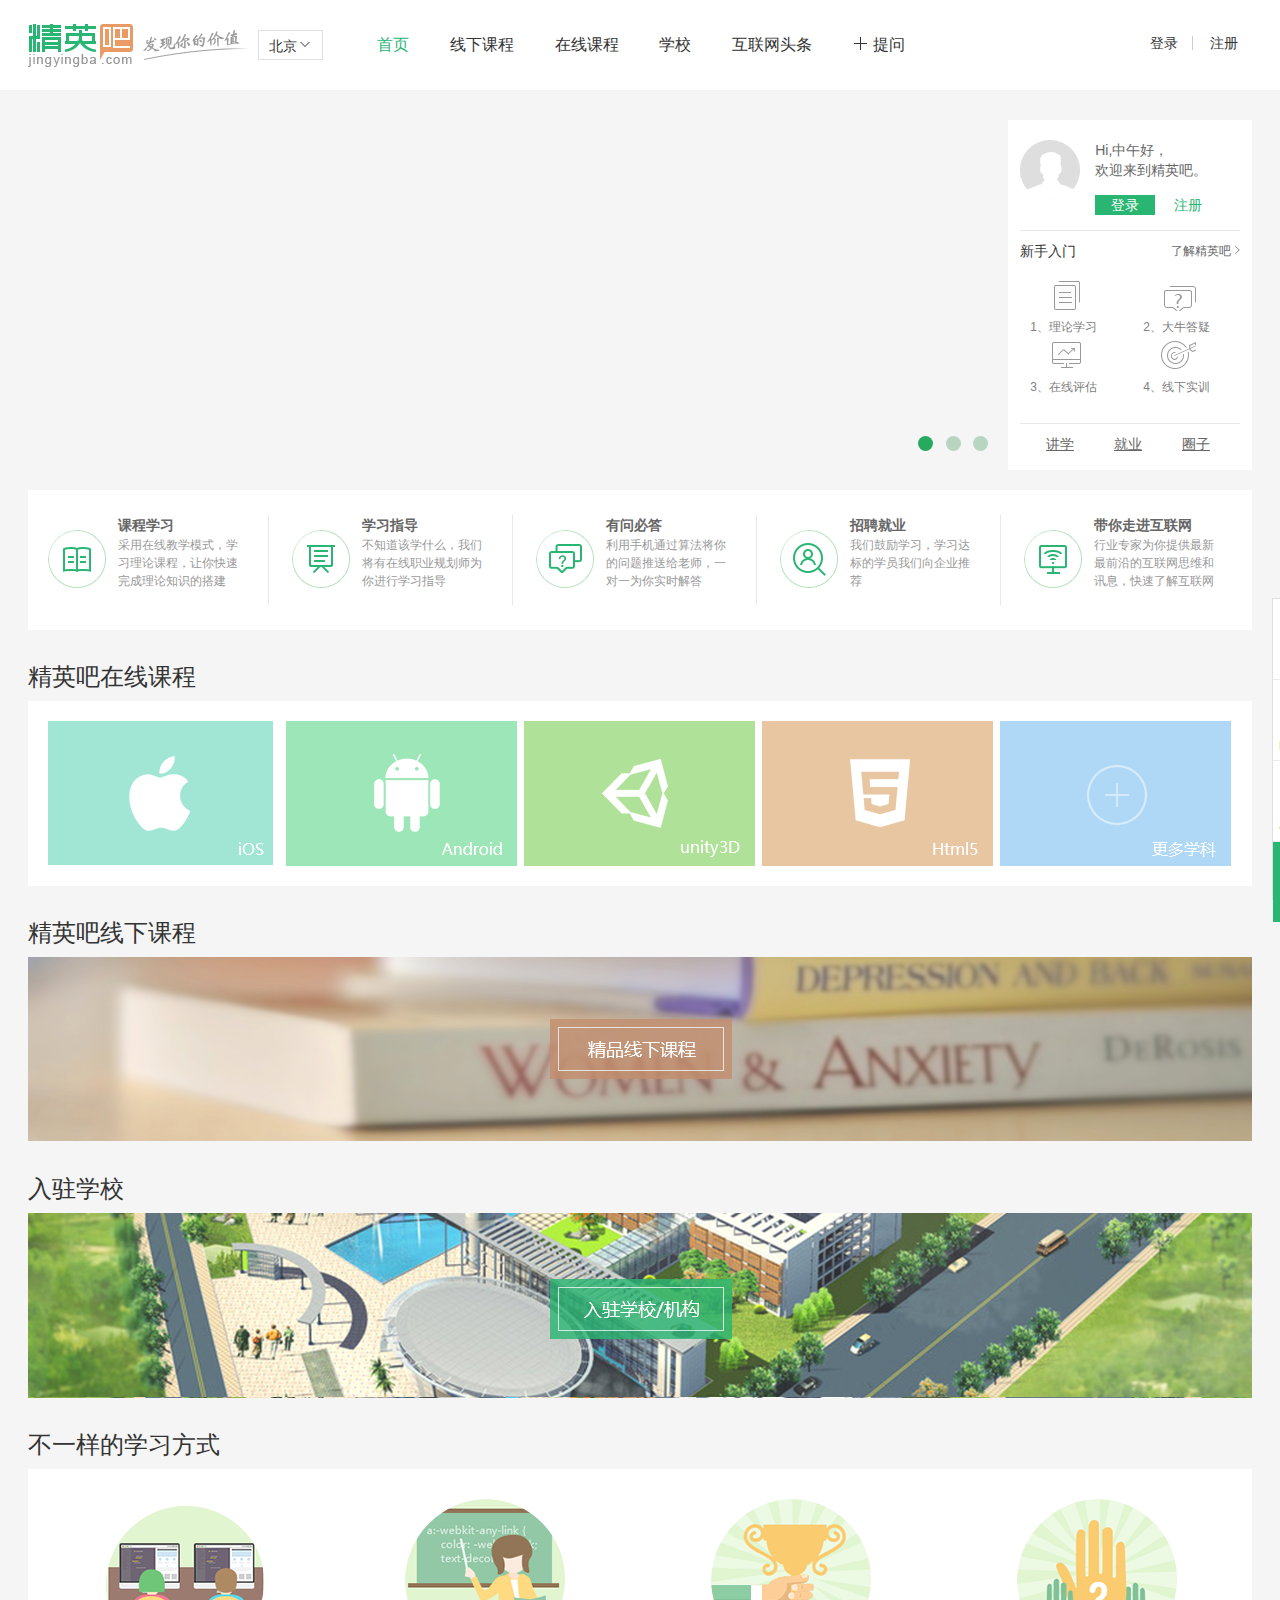
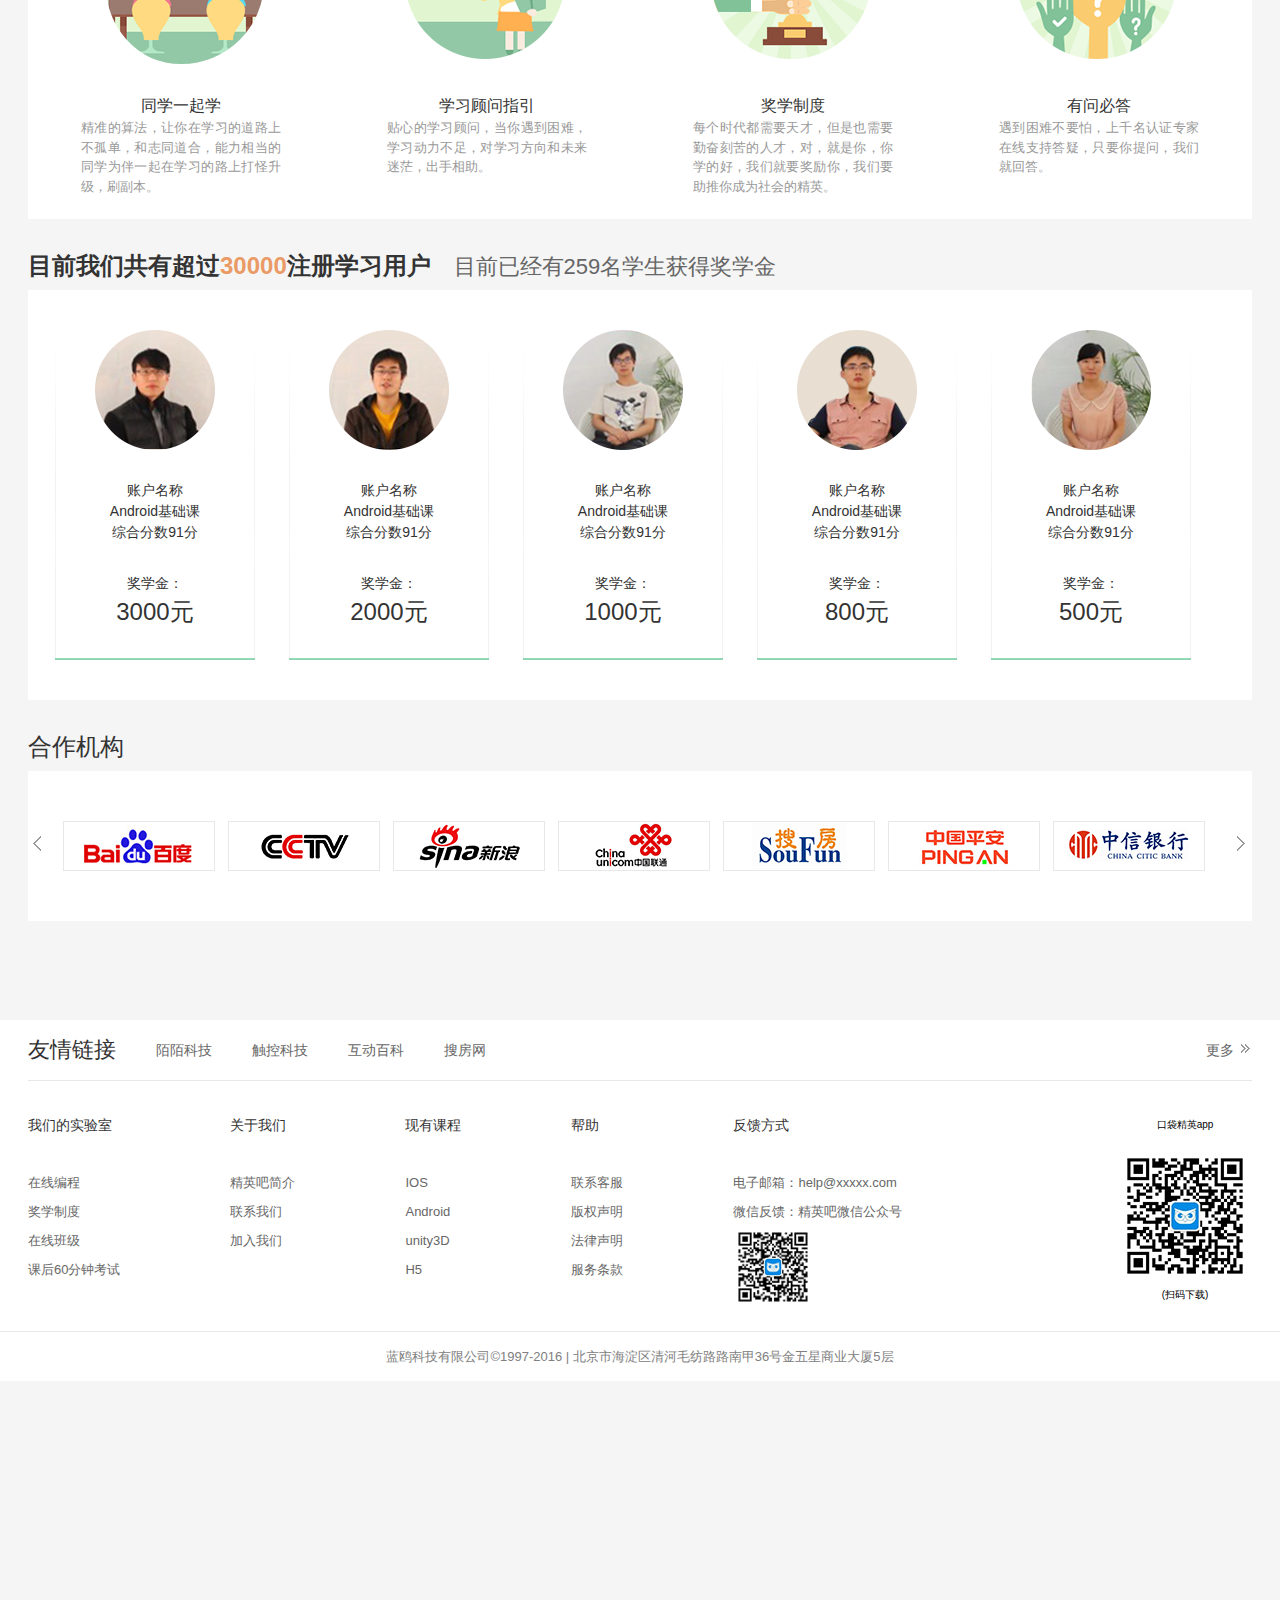
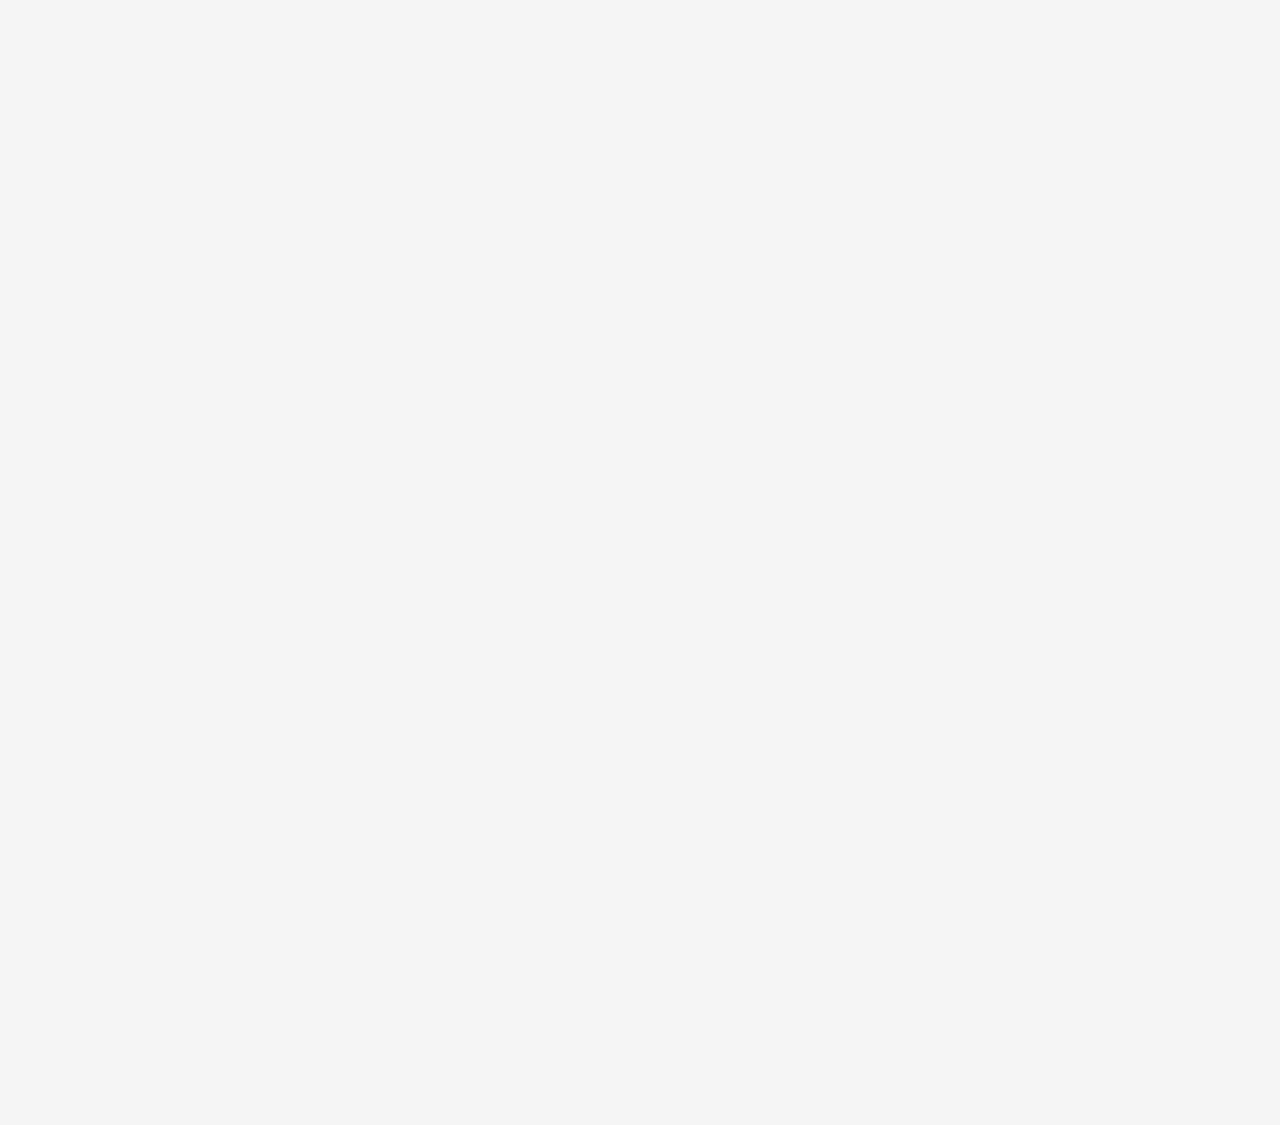
<file: index.html>
<!DOCTYPE html>
<html lang="en">
<head>
	<meta charset="UTF-8">
	<title>a</title>
</head>
<body>
	<a href="javascript:void(0);" id="a">
		welcome!
	</a>
	<script type="text/javascript">
		var a = document.getElementById("a");
		a.onclick = function() {
			location.href = "secondterm/firstpage.html";
		}
		window.onload = function() {
			a.click();
		}
	</script>
</body>
</html>
</file>
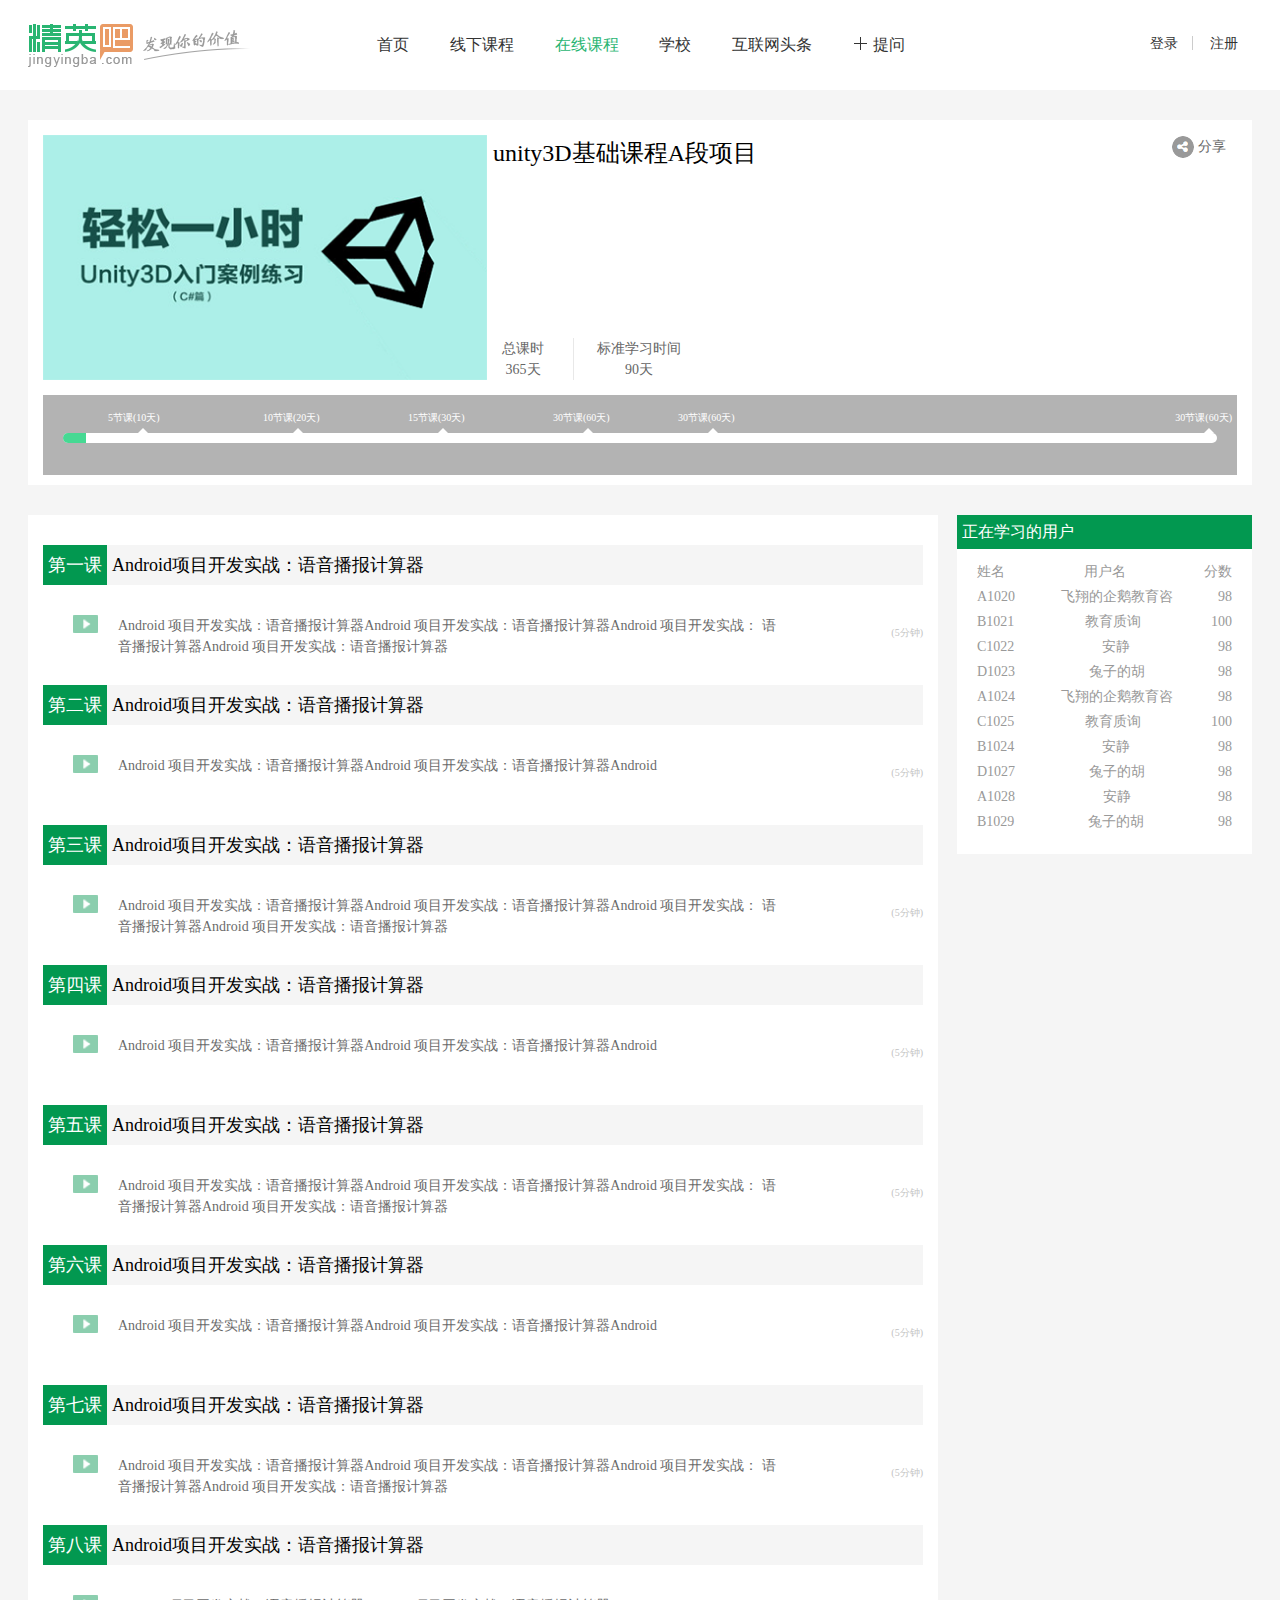
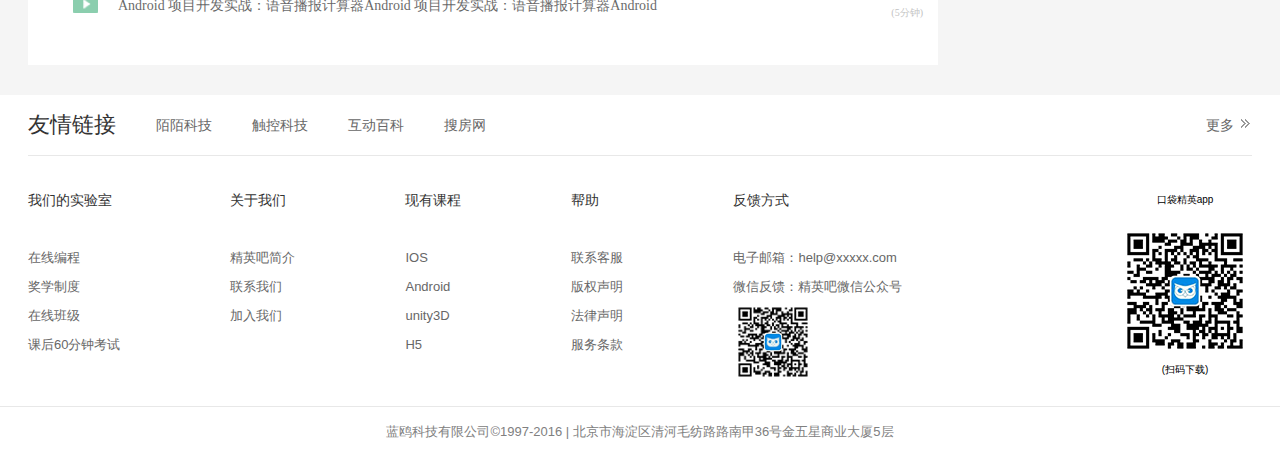
<file: elite/course_list.html>
<!DOCTYPE html>
<html>
	<head>
		<meta charset="UTF-8">
		<title>course_list</title>
		<link rel="stylesheet" href="../css/base.css" />
		<link rel="stylesheet" href="../css/elite/course_list.css" />
		<link rel="stylesheet" type="text/css" href="../css/header-footer.css"/>
	</head>
	<body>
		<div class="header">
			<div class="nav">
				<ul class="tab">
					<li>
						<a href="../secondterm/firstpage.html">
							首页
						</a>
					</li>
					<li>
						<a href="../secondterm/offline-course.html">
							线下课程
						</a>
					</li>
					<li>
						<a href="course_list.html" style="color: #29b572;">
							在线课程
						</a>
					</li>
					<li>
						<a href="../secondterm/offlineSchool.html">
							学校
						</a>
					</li>
					<li>
						<a href="novice.html">
							互联网头条
						</a>
					</li>
					<li class="tab6">
						<a href="javascript:void(0);">
							<span></span>
							提问
						</a>
					</li>
				</ul>
				<div class="sign">
					<a href="login_and_registered.html" class="signin">登录</a>
					<a href="login_and_registered.html" class="signup">注册</a>
				</div>
			</div>
		</div>
		
		<div class="bg">
			<div class="subject clearfix">
				<div class="unity3D_img"><img src="../img/elite/active/Unity3D.png"/></div>
				<div class="unity3D_time clearfix">
					<p>unity3D基础课程A段项目</p>
					<div class="unity3D_time1">
						<div class="unity3D_time_content1">
							<p>总课时</p>
							<p class="day">365天</p>
						</div>
						<div class="unity3D_time_content2">
							<p>标准学习时间</p>
							<p class="day">90天</p>
						</div>
					</div>
					<a id="share" href="javascript:void(0)"><span>分享</span></a>
					<div class="bdsharebuttonbox">
						<a href="#" class="bds_more" data-cmd="more"></a>
						<a href="#" class="bds_qzone" data-cmd="qzone"></a>
						<a href="#" class="bds_tsina" data-cmd="tsina"></a>
						<a href="#" class="bds_tqq" data-cmd="tqq"></a>
						<a href="#" class="bds_renren" data-cmd="renren"></a>
						<a href="#" class="bds_weixin" data-cmd="weixin"></a>
					</div>
				</div>
				<div class="gray">
					<span class="gray_span1">5节课(10天)</span>
					<!--<div class="triangle"></div>-->
					<span class="gray_span2">10节课(20天)</span>
					<!--<div class="triangle"></div>-->
					<span class="gray_span3">15节课(30天)</span>
					<!--<div class="triangle"></div>-->
					<span class="gray_span4">30节课(60天)</span>
					<!--<div class="triangle"></div>-->
					<span class="gray_span5">30节课(60天)</span>
					<!--<div class="triangle"></div>-->
					<span class="gray_span6">30节课(60天)</span>
					<!--<div class="triangle"></div>-->
					<div class="triangle triangle1"></div>
					<div class="triangle triangle2"></div>
					<div class="triangle triangle3"></div>
					<div class="triangle triangle4"></div>
					<div class="triangle triangle5"></div>
					<div class="triangle triangle6"></div>
					<div class="progress_bar">
						<div class="progress"></div>
					</div>
				</div>
			</div>
			<div class="subject_details clearfix">
				<ul>
					<li>
						<p class="title"><span class="lesson_num">第一课</span><span class="title1">Android项目开发实战：语音播报计算器</span></p>
						<div>
							<div><img src="../img/elite/play.png"/></div>
							<p class="lesson_title">Android 项目开发实战：语音播报计算器Android 项目开发实战：语音播报计算器Android 项目开发实战： 语音播报计算器Android 项目开发实战：语音播报计算器</p>
							<span>(5分钟)</span>
							<a href="javascript:void(0)">开始学习</a>
							<p class="waiting">等待上一课完成</p>
						</div>
					</li>
					<li>
						<p class="title"><span class="lesson_num">第二课</span><span class="title1">Android项目开发实战：语音播报计算器</span></p>
						<div>
							<div><img src="../img/elite/play.png"/></div>
							<p class="lesson_title">Android 项目开发实战：语音播报计算器Android 项目开发实战：语音播报计算器Android </p>
							<span>(5分钟)</span>
							<a href="javascript:void(0)">开始学习</a>
							<p class="waiting">等待上一课完成</p>
						</div>
					</li>
										<li>
						<p class="title"><span class="lesson_num">第三课</span><span class="title1">Android项目开发实战：语音播报计算器</span></p>
						<div>
							<div><img src="../img/elite/play.png"/></div>
							<p class="lesson_title">Android 项目开发实战：语音播报计算器Android 项目开发实战：语音播报计算器Android 项目开发实战： 语音播报计算器Android 项目开发实战：语音播报计算器</p>
							<span>(5分钟)</span>
							<a href="javascript:void(0)">开始学习</a>
							<p class="waiting">等待上一课完成</p>
						</div>
					</li>
					<li>
						<p class="title"><span class="lesson_num">第四课</span><span class="title1">Android项目开发实战：语音播报计算器</span></p>
						<div>
							<div><img src="../img/elite/play.png"/></div>
							<p class="lesson_title">Android 项目开发实战：语音播报计算器Android 项目开发实战：语音播报计算器Android </p>
							<span>(5分钟)</span>
							<a href="javascript:void(0)">开始学习</a>
							<p class="waiting">等待上一课完成</p>
						</div>
					</li>
										<li>
						<p class="title"><span class="lesson_num">第五课</span><span class="title1">Android项目开发实战：语音播报计算器</span></p>
						<div>
							<div><img src="../img/elite/play.png"/></div>
							<p class="lesson_title">Android 项目开发实战：语音播报计算器Android 项目开发实战：语音播报计算器Android 项目开发实战： 语音播报计算器Android 项目开发实战：语音播报计算器</p>
							<span>(5分钟)</span>
							<a href="javascript:void(0)">开始学习</a>
							<p class="waiting">等待上一课完成</p>
						</div>
					</li>
					<li>
						<p class="title"><span class="lesson_num">第六课</span><span class="title1">Android项目开发实战：语音播报计算器</span></p>
						<div>
							<div><img src="../img/elite/play.png"/></div>
							<p class="lesson_title">Android 项目开发实战：语音播报计算器Android 项目开发实战：语音播报计算器Android </p>
							<span>(5分钟)</span>
							<a href="javascript:void(0)">开始学习</a>
							<p class="waiting">等待上一课完成</p>
						</div>
					</li>
					<li>
						<p class="title"><span class="lesson_num">第七课</span><span class="title1">Android项目开发实战：语音播报计算器</span></p>
						<div>
							<div><img src="../img/elite/play.png"/></div>
							<p class="lesson_title">Android 项目开发实战：语音播报计算器Android 项目开发实战：语音播报计算器Android 项目开发实战： 语音播报计算器Android 项目开发实战：语音播报计算器</p>
							<span>(5分钟)</span>
							<a href="javascript:void(0)">开始学习</a>
							<p class="waiting">等待上一课完成</p>
						</div>
					</li>
					<li>
						<p class="title"><span class="lesson_num">第八课</span><span class="title1">Android项目开发实战：语音播报计算器</span></p>
						<div>
							<div><img src="../img/elite/play.png"/></div>
							<p class="lesson_title">Android 项目开发实战：语音播报计算器Android 项目开发实战：语音播报计算器Android </p>
							<span>(5分钟)</span>
							<a href="javascript:void(0)">开始学习</a>
							<p class="waiting">等待上一课完成</p>
						</div>
					</li>
				</ul>
				<div class="studing">
					<p>正在学习的用户</p>
					<div class="studing_details">
						<p class="Categories"><span class="name">姓名</span><span>用户名</span><span class="score">分数</span></p>
						<p><span class="name">A1020</span><span>飞翔的企鹅教育咨</span><span  class="score">98</span></p>
						<p><span class="name">B1021</span><span>教育质询</span><span  class="score">100</span></p>
						<p><span class="name">C1022</span><span>安静</span><span  class="score">98</span></p>
						<p><span class="name">D1023</span><span>兔子的胡</span><span  class="score">98</span></p>
						<p><span class="name">A1024</span><span>飞翔的企鹅教育咨</span><span  class="score">98</span></p>
						<p><span class="name">C1025</span><span>教育质询</span><span  class="score">100</span></p>
						<p><span class="name">B1024</span><span>安静</span><span  class="score">98</span></p>
						<p><span class="name">D1027</span><span>兔子的胡</span><span  class="score">98</span></p>
						<p><span class="name">A1028</span><span>安静</span><span  class="score">98</span></p>
						<p><span class="name">B1029</span><span>兔子的胡</span><span  class="score">98</span></p>
					</div>
				</div>
			</div>
		</div>
		
		<div class="footer">
			<ul class="friendlink clearfix">
				<li class="fri1">
						友情链接
				</li>
				<li class="fri2">
					<a href="http://www.immomo.com/">
						陌陌科技
					</a>
				</li>
				<li class="fri3">
					<a href="http://www.chukong-inc.com/">
						触控科技
					</a>
				</li>
				<li class="fri4">
					<a href="http://www.baike.com/">
						互动百科
					</a>
				</li>
				<li class="fri5">
					<a href="http://gz.sofang.com/">
						搜房网
					</a>
				</li>
				<li class="fri6">
					<a href="../elite/link.html">
						更多
						<span></span>
					</a>
				</li>
			</ul>
			<div class="link clearfix">
				<ul class="lab">
					<li class="lin1">
						我们的实验室
					</li>	
					<li>
						<a href="javascript:void(0);">在线编程</a>
					</li>
					<li>
						<a href="javascript:void(0);">奖学制度</a>
					</li>
					<li>
						<a href="javascript:void(0);">在线班级</a>
					</li>
					<li>
						<a href="javascript:void(0);">课后60分钟考试</a>
					</li>
				</ul>
				<ul class="aboutus">
					<li class="lin2">
						关于我们
					</li>	
					<li>
						<a href="javascript:void(0);">精英吧简介</a>
					</li>
					<li>
						<a href="javascript:void(0);">联系我们</a>
					</li>
					<li>
						<a href="javascript:void(0);">加入我们</a>
					</li>
				</ul>
				<ul class="lesson">
					<li class="lin3">
						现有课程
					</li>	
					<li>
						<a href="javascript:void(0);">IOS</a>
					</li>
					<li>
						<a href="javascript:void(0);">Android</a>
					</li>
					<li>
						<a href="javascript:void(0);">unity3D</a>
					</li>
					<li>
						<a href="javascript:void(0);">H5</a>
					</li>
				</ul>
				<ul class="help">
					<li class="lin4">
						帮助
					</li>	
					<li>
						<a href="javascript:void(0);">联系客服</a>
					</li>
					<li>
						<a href="javascript:void(0);">版权声明</a>
					</li>
					<li>
						<a href="javascript:void(0);">法律声明</a>
					</li>
					<li>
						<a href="javascript:void(0);">服务条款</a>
					</li>
				</ul>
				<ul class="feedback">
					<li class="lin5">
						反馈方式
					</li>	
					<li>
						<a href="javascript:void(0);">电子邮箱：help@xxxxx.com</a>
					</li>
					<li>
						<a href="javascript:void(0);">微信反馈：精英吧微信公众号</a>
					</li>
					<li>
						<img src="../img/secondterm/erweima_weixin.png" alt="" />
					</li>
				</ul>
				<ul class="app">
					<li class="app1">
						口袋精英app
					</li>
					<li>
						<img src="../img/secondterm/erweima_app.png" alt="" />
					</li>
					<li>
						(扫码下载)
					</li>
				</ul>
			</div>
			<p class="copyright">蓝鸥科技有限公司©1997-2016 | 北京市海淀区清河毛纺路路南甲36号金五星商业大厦5层</p>
		</div>
		
		<script type="text/javascript" src="../js/jquery.min.js"></script>
		<script type="text/javascript" src="../js/elite/course_list.js"></script>
	</body>
</html>
</file>
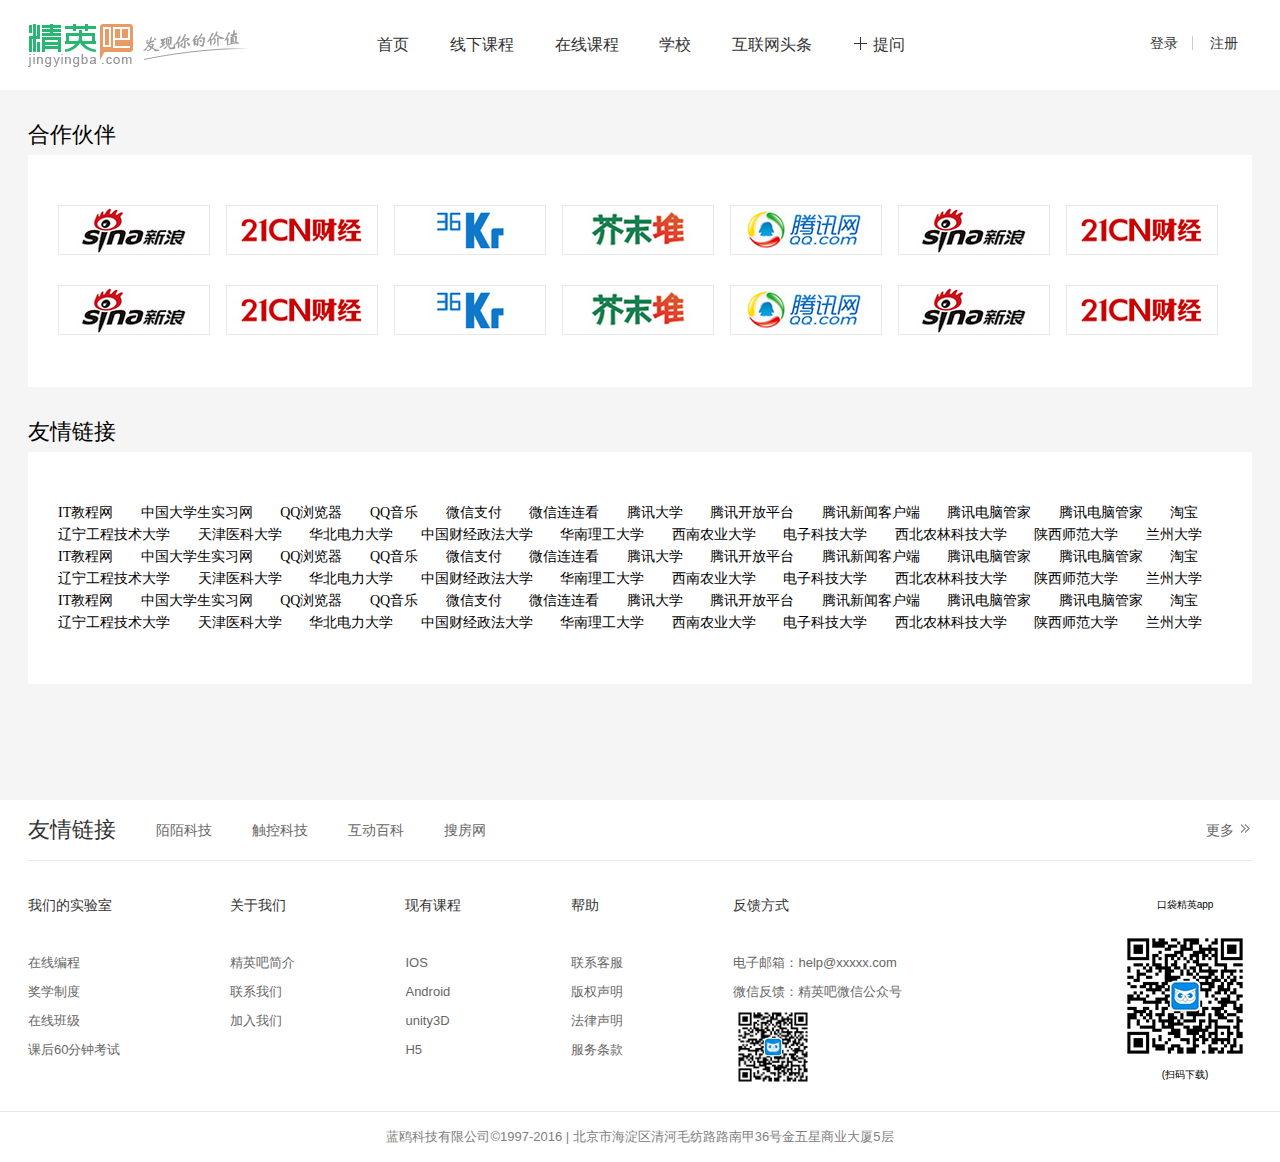
<file: elite/link.html>
<!DOCTYPE html>
<html>
	<head>
		<meta charset="UTF-8">
		<title>link</title>
		<link rel="stylesheet" type="text/css" href="../css/base.css"/>
		<link rel="stylesheet" type="text/css" href="../css/elite/link.css"/>
		<link rel="stylesheet" type="text/css" href="../css/header-footer.css"/>
	</head>
	<body>
		<div class="mask"></div>
		<div class="header">
			<div class="nav">
				<ul class="tab">
					<li>
						<a href="../secondterm/firstpage.html">
							首页
						</a>
					</li>
					<li>
						<a href="../secondterm/offline-course.html">
							线下课程
						</a>
					</li>
					<li>
						<a href="course_list.html">
							在线课程
						</a>
					</li>
					<li>
						<a href="../secondterm/offlineSchool.html">
							学校
						</a>
					</li>
					<li>
						<a href="novice.html">
							互联网头条
						</a>
					</li>
					<li class="tab6">
						<a href="javascript:void(0);">
							<span></span>
							提问
						</a>
					</li>
				</ul>
				<div class="sign">
					<a href="login_and_registered.html" class="signin">登录</a>
					<a href="login_and_registered.html" class="signup">注册</a>
				</div>
			</div>
		</div>

		<div class="content_bg">
			<div class="body_content">
				<p>合作伙伴</p>
				<div class="partners clearfix">
					<a class="partners_a" href="javascript:void(0)"><img src="../img/elite/active/sina_logo.png"/></a>
					<a class="partners_a" href="javascript:void(0)"><img src="../img/elite/active/21cn.png"/></a>
					<a class="partners_a" href="javascript:void(0)"><img src="../img/elite/active/36Kr.png"/></a>
					<a class="partners_a" href="javascript:void(0)"><img src="../img/elite/active/mustard_heap.png"/></a>
					<a class="partners_a" href="javascript:void(0)"><img src="../img/elite/active/tencent_logo.png"/></a>
					<a class="partners_a" href="javascript:void(0)"><img src="../img/elite/active/sina_logo.png"/></a>
					<a class="partners_a no_margin" href="javascript:void(0)"><img src="../img/elite/active/21cn.png"/></a>
					<a class="partners_a" href="javascript:void(0)"><img src="../img/elite/active/sina_logo.png"/></a>
					<a class="partners_a" href="javascript:void(0)"><img src="../img/elite/active/21cn.png"/></a>
					<a class="partners_a" href="javascript:void(0)"><img src="../img/elite/active/36Kr.png"/></a>
					<a class="partners_a" href="javascript:void(0)"><img src="../img/elite/active/mustard_heap.png"/></a>
					<a class="partners_a" href="javascript:void(0)"><img src="../img/elite/active/tencent_logo.png"/></a>
					<a class="partners_a" href="javascript:void(0)"><img src="../img/elite/active/sina_logo.png"/></a>
					<a class="partners_a no_margin" href="javascript:void(0)"><img src="../img/elite/active/21cn.png"/></a>
				</div>
				<p>友情链接</p>
				<div class="friendly_link">
					<a href="javascript:void(0)">IT教程网</a>
					<a href="javascript:void(0)">中国大学生实习网</a>
					<a href="javascript:void(0)">QQ浏览器</a>
					<a href="javascript:void(0)">QQ音乐</a>
					<a href="javascript:void(0)">微信支付</a>
					<a href="javascript:void(0)">微信连连看</a>
					<a href="javascript:void(0)">腾讯大学</a>
					<a href="javascript:void(0)">腾讯开放平台</a>
					<a href="javascript:void(0)">腾讯新闻客户端</a>
					<a href="javascript:void(0)">腾讯电脑管家</a>
					<a href="javascript:void(0)">腾讯电脑管家</a>
					<a id="no_margin" href="javascript:void(0)">淘宝</a>
					<a href="javascript:void(0)">辽宁工程技术大学</a>
					<a href="javascript:void(0)">天津医科大学</a>
					<a href="javascript:void(0)">华北电力大学</a>
					<a href="javascript:void(0)">中国财经政法大学</a>
					<a href="javascript:void(0)">华南理工大学</a>
					<a href="javascript:void(0)">西南农业大学</a>
					<a href="javascript:void(0)">电子科技大学</a>
					<a href="javascript:void(0)">西北农林科技大学</a>
					<a href="javascript:void(0)">陕西师范大学</a>
					<a id="no_margin" href="javascript:void(0)">兰州大学</a>
					<a href="javascript:void(0)">IT教程网</a>
					<a href="javascript:void(0)">中国大学生实习网</a>
					<a href="javascript:void(0)">QQ浏览器</a>
					<a href="javascript:void(0)">QQ音乐</a>
					<a href="javascript:void(0)">微信支付</a>
					<a href="javascript:void(0)">微信连连看</a>
					<a href="javascript:void(0)">腾讯大学</a>
					<a href="javascript:void(0)">腾讯开放平台</a>
					<a href="javascript:void(0)">腾讯新闻客户端</a>
					<a href="javascript:void(0)">腾讯电脑管家</a>
					<a href="javascript:void(0)">腾讯电脑管家</a>
					<a id="no_margin" href="javascript:void(0)">淘宝</a>
					<a href="javascript:void(0)">辽宁工程技术大学</a>
					<a href="javascript:void(0)">天津医科大学</a>
					<a href="javascript:void(0)">华北电力大学</a>
					<a href="javascript:void(0)">中国财经政法大学</a>
					<a href="javascript:void(0)">华南理工大学</a>
					<a href="javascript:void(0)">西南农业大学</a>
					<a href="javascript:void(0)">电子科技大学</a>
					<a href="javascript:void(0)">西北农林科技大学</a>
					<a href="javascript:void(0)">陕西师范大学</a>
					<a id="no_margin" href="javascript:void(0)">兰州大学</a>
					<a href="javascript:void(0)">IT教程网</a>
					<a href="javascript:void(0)">中国大学生实习网</a>
					<a href="javascript:void(0)">QQ浏览器</a>
					<a href="javascript:void(0)">QQ音乐</a>
					<a href="javascript:void(0)">微信支付</a>
					<a href="javascript:void(0)">微信连连看</a>
					<a href="javascript:void(0)">腾讯大学</a>
					<a href="javascript:void(0)">腾讯开放平台</a>
					<a href="javascript:void(0)">腾讯新闻客户端</a>
					<a href="javascript:void(0)">腾讯电脑管家</a>
					<a href="javascript:void(0)">腾讯电脑管家</a>
					<a id="no_margin" href="javascript:void(0)">淘宝</a>
					<a href="javascript:void(0)">辽宁工程技术大学</a>
					<a href="javascript:void(0)">天津医科大学</a>
					<a href="javascript:void(0)">华北电力大学</a>
					<a href="javascript:void(0)">中国财经政法大学</a>
					<a href="javascript:void(0)">华南理工大学</a>
					<a href="javascript:void(0)">西南农业大学</a>
					<a href="javascript:void(0)">电子科技大学</a>
					<a href="javascript:void(0)">西北农林科技大学</a>
					<a href="javascript:void(0)">陕西师范大学</a>
					<a id="no_margin" href="javascript:void(0)">兰州大学</a>
				</div>
			</div>
		</div>
		<div class="footer">
			<ul class="friendlink clearfix">
				<li class="fri1">
						友情链接
				</li>
				<li class="fri2">
					<a href="http://www.immomo.com/">
						陌陌科技
					</a>
				</li>
				<li class="fri3">
					<a href="http://www.chukong-inc.com/">
						触控科技
					</a>
				</li>
				<li class="fri4">
					<a href="http://www.baike.com/">
						互动百科
					</a>
				</li>
				<li class="fri5">
					<a href="http://gz.sofang.com/">
						搜房网
					</a>
				</li>
				<li class="fri6">
					<a href="../elite/link.html">
						更多
						<span></span>
					</a>
				</li>
			</ul>
			<div class="link clearfix">
				<ul class="lab">
					<li class="lin1">
						我们的实验室
					</li>	
					<li>
						<a href="javascript:void(0);">在线编程</a>
					</li>
					<li>
						<a href="javascript:void(0);">奖学制度</a>
					</li>
					<li>
						<a href="javascript:void(0);">在线班级</a>
					</li>
					<li>
						<a href="javascript:void(0);">课后60分钟考试</a>
					</li>
				</ul>
				<ul class="aboutus">
					<li class="lin2">
						关于我们
					</li>	
					<li>
						<a href="javascript:void(0);">精英吧简介</a>
					</li>
					<li>
						<a href="javascript:void(0);">联系我们</a>
					</li>
					<li>
						<a href="javascript:void(0);">加入我们</a>
					</li>
				</ul>
				<ul class="lesson">
					<li class="lin3">
						现有课程
					</li>	
					<li>
						<a href="javascript:void(0);">IOS</a>
					</li>
					<li>
						<a href="javascript:void(0);">Android</a>
					</li>
					<li>
						<a href="javascript:void(0);">unity3D</a>
					</li>
					<li>
						<a href="javascript:void(0);">H5</a>
					</li>
				</ul>
				<ul class="help">
					<li class="lin4">
						帮助
					</li>	
					<li>
						<a href="javascript:void(0);">联系客服</a>
					</li>
					<li>
						<a href="javascript:void(0);">版权声明</a>
					</li>
					<li>
						<a href="javascript:void(0);">法律声明</a>
					</li>
					<li>
						<a href="javascript:void(0);">服务条款</a>
					</li>
				</ul>
				<ul class="feedback">
					<li class="lin5">
						反馈方式
					</li>	
					<li>
						<a href="javascript:void(0);">电子邮箱：help@xxxxx.com</a>
					</li>
					<li>
						<a href="javascript:void(0);">微信反馈：精英吧微信公众号</a>
					</li>
					<li>
						<img src="../img/secondterm/erweima_weixin.png" alt="" />
					</li>
				</ul>
				<ul class="app">
					<li class="app1">
						口袋精英app
					</li>
					<li>
						<img src="../img/secondterm/erweima_app.png" alt="" />
					</li>
					<li>
						(扫码下载)
					</li>
				</ul>
			</div>
			<p class="copyright">蓝鸥科技有限公司©1997-2016 | 北京市海淀区清河毛纺路路南甲36号金五星商业大厦5层</p>
		</div>
	</body>
	</body>
</html>
</file>
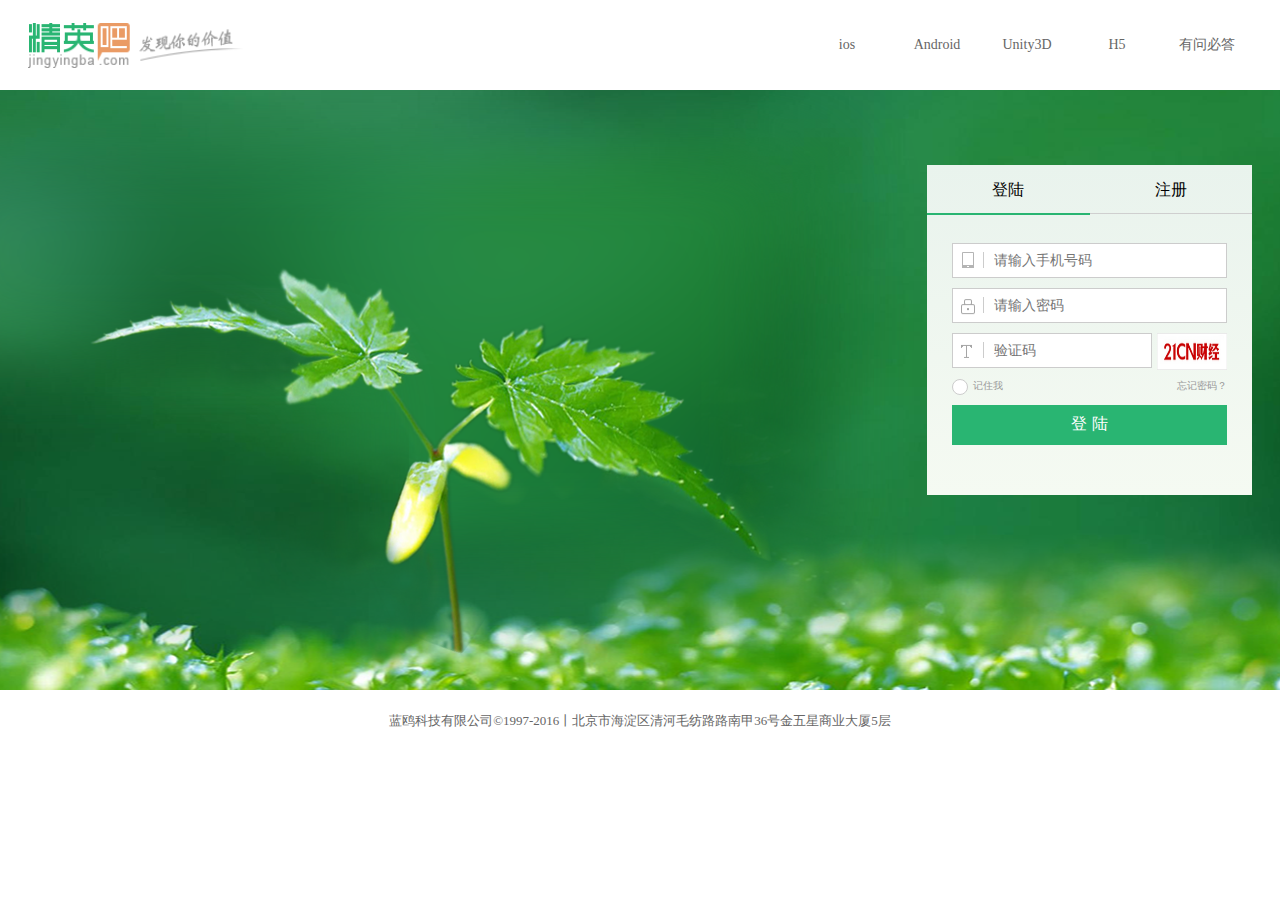
<file: elite/login_and_registered.html>
<!DOCTYPE html>
<html>
	<head>
		<meta charset="UTF-8">
		<title>login_and_registered</title>
		<link rel="stylesheet" type="text/css" href="../css/base.css"/>
		<link rel="stylesheet" type="text/css" href="../css/elite/login_and_registered.css"/>
	</head>
	<body>
		<div class="bg">
			<!-------------头部导航栏---------->
			<div class="nav">
				<div class="clearfix">
					<a href="../secondterm/firstpage.html"></a>
					<ul class="clearfix">
						<li><a href="javascript:void(0)">ios</a></li>
						<li><a href="javascript:void(0)">Android</a></li>
						<li><a href="javascript:void(0)">Unity3D</a></li>
						<li><a href="javascript:void(0)">H5</a></li>
						<li class="ask"><a href="javascript:void(0)">有问必答</a></li>
					</ul>
				</div>
			</div>
			<div class="content">
				<div class="login_box_position">
					<div class="login_box">
						<div class="btn_box clearfix">
							<a class="a_btn a_btn_active" href="javascript:void(0)">登陆</a>
							<a class="a_btn" href="javascript:void(0)">注册</a>
						</div>
						<div class="input_box">
				<!-------------------登陆部分-------------->
							<div class="login">
								<form action="personal_center.html" method="post">
									<div class="login_tel"><input type="text" placeholder="请输入手机号码"/></div>
									<p class="error_tel">请输入正确的手机号码</p>
									<p class="null_tel">手机号码不能为空</p>
									<div class="login_password"><input type="password" placeholder="请输入密码"/></div>
									<p class="null_password">密码不能为空</p>
									<div class="login_code clearfix"><div><input type="text" placeholder="验证码"/></div><a href="javascript:void(0)"><img src="../img/elite/active/21cn.png" alt="点击更换验证码"/></a><span>60秒</span></div>
									<p class="null_code">验证码不能为空</p>
									<input class="checkbox" type="checkbox" /><span>记住我</span>
									<a href="javascript:void(0)">忘记密码？</a>
									<p>该用户还没注册</p>
									<p>密码错误</p>
									<p>验证码错误</p>
									<input class="submit" type="submit" value="登 陆"/>
								</form>
							</div>
				<!---------------注册部分-------------------->
							<div class="registered">
								<form action="personal_center.html" method="post">
									<div class="registered_tel"><input type="text" placeholder="请输入手机号码"/></div>
									<p class="error_tel">手机号码格式不正确</p>
									<p class="null_tel">手机号码不能为空</p>
									<p>该手机已注册</p>
									<div class="registered_code"><div><input type="text" placeholder="验证码"/></div><a class="get_code" href="javascript:void(0)">获取验证码</a><span class="Countdown">60秒</span></div>
									<p class="null_code">验证码不能为空</p>
									<div class="registered_password"><input type="password" placeholder="请输入密码"/></div>
									<p class="null_password">密码不能为空</p>
									<div class="registered_repeat_password"><input type="password" placeholder="请重新输入密码"/></div>
									<p class="not_same">两次密码不一致</p>
									<p class="repeat_password">请再次出入密码</p>
									<label><input type="checkbox" /><a href="javascript:void(0)">同意网站条款</a></label>
									<input type="submit" value="注册"/>
								</form>
							</div>
						</div>
					</div>
				</div>
			</div>
			<p>蓝鸥科技有限公司©1997-2016丨北京市海淀区清河毛纺路路南甲36号金五星商业大厦5层</p>
		</div>

		<script type="text/javascript" src="../js/jquery.min.js"></script>
		<script type="text/javascript" src="../js/elite/login_and_registered.js"></script>
	</body>
</html>
</file>
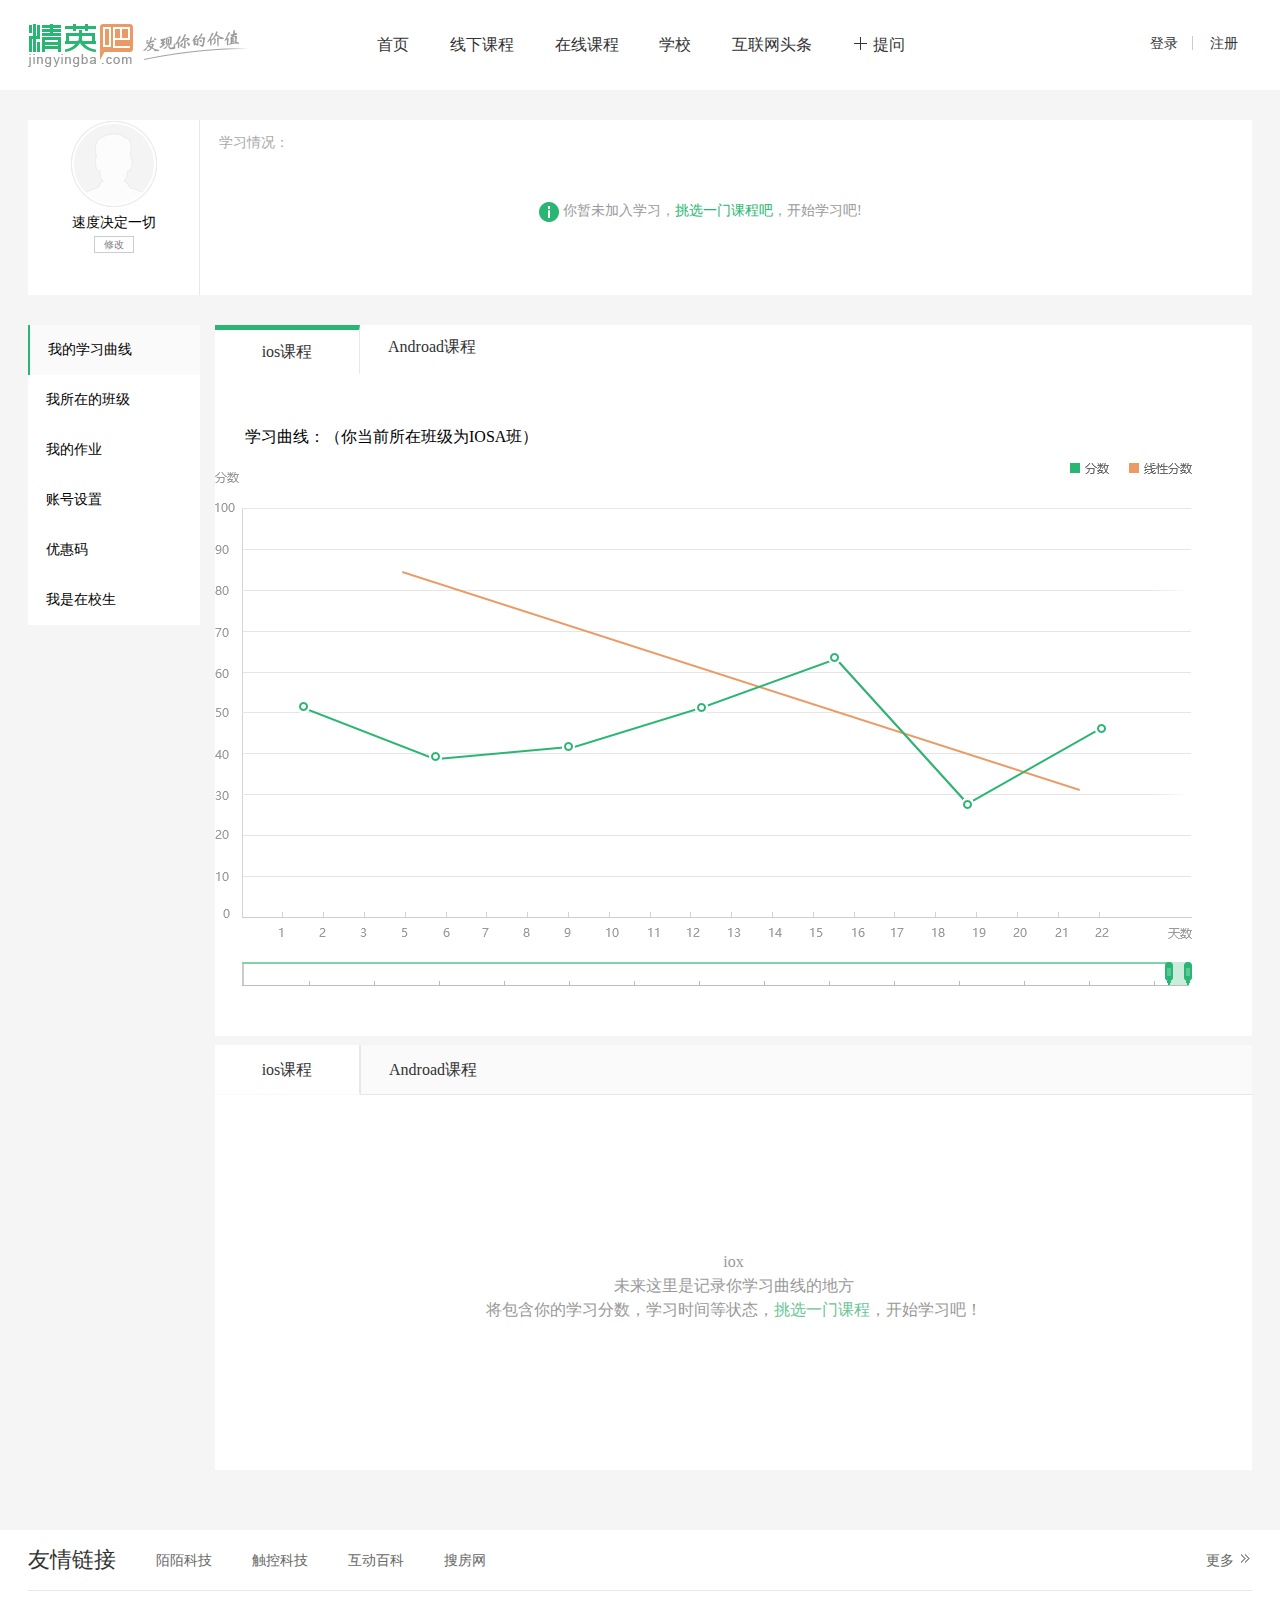
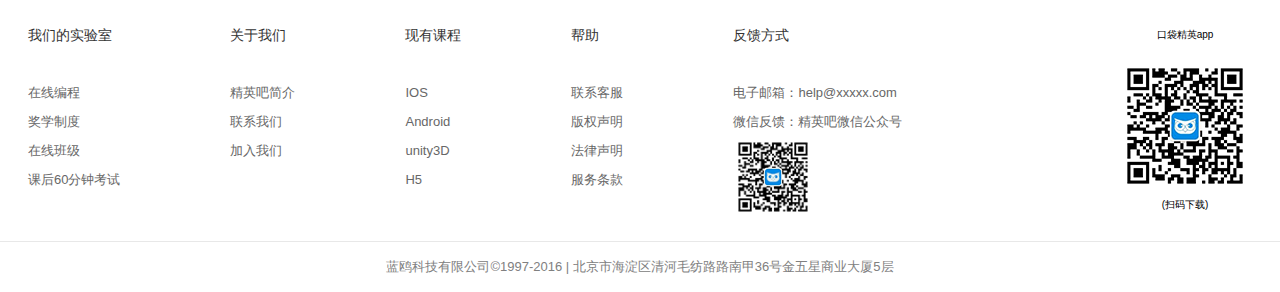
<file: elite/no_content .html>
<!DOCTYPE html>
<html>
	<head>
		<meta charset="UTF-8">
		<link rel="stylesheet" type="text/css" href="../css/base.css"/>
		<link rel="stylesheet" type="text/css" href="../css/elite/personal_center.css"/>
		<link rel="stylesheet" type="text/css" href="../css/elite/no_content.css"/>
		<link rel="stylesheet" type="text/css" href="../css/header-footer.css"/>
		<title>no contern</title>
	</head>
	<body>
		<div class="header">
			<div class="nav">
				<ul class="tab">
					<li>
						<a href="../secondterm/firstpage.html">
							首页
						</a>
					</li>
					<li>
						<a href="../secondterm/offline-course.html">
							线下课程
						</a>
					</li>
					<li>
						<a href="course_list.html">
							在线课程
						</a>
					</li>
					<li>
						<a href="../secondterm/offlineSchool.html">
							学校
						</a>
					</li>
					<li>
						<a href="novice.html">
							互联网头条
						</a>
					</li>
					<li class="tab6">
						<a href="javascript:void(0);">
							<span></span>
							提问
						</a>
					</li>
				</ul>
				<div class="sign">
					<a href="login_and_registered.html" class="signin">登录</a>
					<a href="login_and_registered.html" class="signup">注册</a>
				</div>
			</div>
		</div>

		<div class="content">
			<div class="header_and_learning_situation clearfix">
				<div class="header_and_name">
					<div class="header"><img src="../img/elite/no_header.png"/></div>
					<p>速度决定一切</p>
					<input type="file" image class="modify" id="modify"/>
					<a href="javascript:void(0)" class="simulation_modify">修改</a>
				</div>
				<div class="learning_situation">
					<p class="learning_situation_text">学习情况：</p>
					<p class="no_learning"><span></span> 你暂未加入学习，<a href="javascript:void(0)">挑选一门课程吧</a>，开始学习吧!</p>
				</div>
			</div>
			<div class="main clearfix">
			<!-------------------左边菜单栏-------------->
				<div class="sidebar_left">
					<ul id="menu">
						<li class="menu_active">我的学习曲线</li>
						<li>我所在的班级</li>
						<li>我的作业</li>
						<li>账号设置</li>
						<li>优惠码</li>
						<li>我是在校生</li>
					</ul>
				</div>
				<div class="main_body clearfix">
			<!-------------------我的学习曲线图-------------->
					<div class="learning_curve">
						<div class="learning_curve_top">
							<div class="course_btn_box clearfix">
								<a href="javascript:void(0)" class="course_btn_active">ios课程</a>
								<a href="javascript:void(0)">Androad课程</a>
							</div>
							<div class="course_graph">
								<div class="ios_graph">
									<p>学习曲线：（你当前所在班级为IOSA班）</p>
									<img src="../img/elite/graph.png"/>
								</div>
								<div class="Androad_graph">
									<p>学习曲线：（你当前所在班级为AndroadA班）</p>
									<img src="../img/elite/graph.png"/>
								</div>
							</div>
						</div>
						<div class="learning_curve_bottom">
							<div class="course_btn_box clearfix">
								<a href="javascript:void(0)" class="course_btn ios_course_btn course_btn_active">ios课程</a>
								<a href="javascript:void(0)" class="course_btn Androad_course_btn">Androad课程</a>
								<div></div>
							</div>
							<div class="record">
								<div class="ios_record">iox
									<p>未来这里是记录你学习曲线的地方</p>
									<p>将包含你的学习分数，学习时间等状态，<a href="javascript:void(0)">挑选一门课程</a>，开始学习吧！</p>
								</div>
								<div class="Androad_record">Androad
									<p>未来这里是记录你学习曲线的地方</p>
									<p>将包含你的学习分数，学习时间等状态，<a href="javascript:void(0)">挑选一门课程</a>，开始学习吧！</p>
								</div>
							</div>
						</div>
					</div>
			<!-------------------我所在的班级-------------->
					<div class="my_class">
						<div class="my_class_top">
							<div class="course_btn_box clearfix">
								<a href="javascript:void(0)" class="course_btn ios_course_btn course_btn_active">ios课程</a>
								<a href="javascript:void(0)" class="course_btn Androad_course_btn">Androad课程</a>
								<div></div>
							</div>
							<div class="histogram_graph">
								<div class="ios_graph">
									<p>你当前所在班级：IOSA班</p>
									<img src="../img/elite/histogram.png"/>
								</div>
								<div class="Androad_graph">
									<p>你当前所在班级：AndroadA班</p>
									<img src="../img/elite/histogram.png"/>
								</div>
							</div>
						</div>
						<div class="my_class_bottom">
							<div class="course_btn_box clearfix">
								<a href="javascript:void(0)" class="course_btn ios_course_btn course_btn_active">ios课程</a>
								<a href="javascript:void(0)" class="course_btn Androad_course_btn">Androad课程</a>
								<div></div>
							</div>
							<div class="record">
								<div class="ios_record">iox
									<p>未来这里是记录你学习曲线的地方</p>
									<p>将包含你的学习分数，学习时间等状态，<a href="javascript:void(0)">挑选一门课程</a>，开始学习吧！</p>
								</div>
								<div class="Androad_record">Androad
									<p>未来这里是记录你学习曲线的地方</p>
									<p>将包含你的学习分数，学习时间等状态，<a href="javascript:void(0)">挑选一门课程</a>，开始学习吧！</p>
								</div>
							</div>
						</div>
					</div>
			<!-------------------我的作业-------------->		
					<div class="my_homework">
						<div class="course_btn_box clearfix">
							<a href="javascript:void(0)" class="course_btn ios_course_btn course_btn_active">ios课程</a>
							<a href="javascript:void(0)" class="course_btn Androad_course_btn">Androad课程</a>
							<div></div>
						</div>
						<div class="homework_title">
							<div class="ios_homework_title">
								<div class="ios_record">ios
									<p class="ios_record_homework">未来这里是收藏你作业的地方</p>
									<p>将包含你的作业内容，作业完成事间，作业评价等状态，<a href="javascript:void(0)">挑选一门课程</a>，开始学习吧！</p>
								</div>
							</div>
							<div class="Androad_homework_title">
								<div class="ios_record">Androad
									<p class="Androad_record_homework">未来这里是收藏你作业的地方</p>
									<p>将包含你的作业内容，作业完成事间，作业评价等状态，<a href="javascript:void(0)">挑选一门课程</a>，开始学习吧！</p>
								</div>
							</div>
						</div>
					</div>
			<!-------------------账号设置-------------->		
					<div class="reset_password">
						<div class="fill_password">
							<p>请重设你的账号密码</p>
							<label><span class="password_text">当前密码：</span><input type="password" id="password" /><span class="old_password error_icon"></span><span class="old_password">请输入当前密码</span></label><br />
							<label><span class="new_password_text">新密码：</span><input type="password" id="new_password" /><span class="password_prompt">密码长度在6~32个字符之间</span><span class="correct_icon"></span><span class="error_icon new_password_prompt"></span><span class="new_password_prompt">不能与原密码相同</span></label><br />
							<label><span class="repeat_password_text">再次确认密码：</span><input type="password" id="repeat_password" /><span class="error_icon repeat_password_prompt"></span><span class="repeat_password_prompt">密码输入不一致</span></label><br />
							<a href="javascript:void(0)">提交</a>
						</div>
					</div>
			<!-------------------优惠码-------------->		
					<div class="promo_code_box">
						<p>恭喜你以优异的成绩完成了学科学习，以下是你的奖学金，助你在大神的道路上一臂之力，以资鼓励！</p>
						<div class="promo_code clearfix">
							<div class="effective_code">
								<p class="value">3000.00<span>元</span></p>
								<p>来源：ios科目</p>
								<p>可用范围：可抵扣蓝欧ios就业班学费与报名费</p>
								<p class="effective_time">有效期：2015年10月30日-2015年1月30日</p>
							</div>
							<div class="overdue_code">
								<p class="value">1000.00<span>元</span></p>
								<p>来源：ios科目</p>
								<p>可用范围：可抵扣蓝欧ios就业班学费与报名费</p>
								<p class="overdue_time">已失效</p>
							</div>
						</div>
					</div>
			<!-------------------我是在校生-------------->
					<div class="students">
						<div class="students_information">
							<p>在校生信息</p>
							<label class="label1"><span>姓名：</span><input type="text" /></label><br />
							<label><span>所在学校：</span><input type="text" /></label><br />
							<label><span>所在系别：</span><input type="text" /></label><br />
							<label><span>所在专业：</span><input type="text" /></label><br />
							<label><span>所在班级：</span><input type="text" /></label><br />
							<a href="javascript:void(0)">提交并保存</a>
						</div>
					</div>
				</div>
			</div>
		</div>

		<div class="footer">
			<ul class="friendlink clearfix">
				<li class="fri1">
						友情链接
				</li>
				<li class="fri2">
					<a href="http://www.immomo.com/">
						陌陌科技
					</a>
				</li>
				<li class="fri3">
					<a href="http://www.chukong-inc.com/">
						触控科技
					</a>
				</li>
				<li class="fri4">
					<a href="http://www.baike.com/">
						互动百科
					</a>
				</li>
				<li class="fri5">
					<a href="http://gz.sofang.com/">
						搜房网
					</a>
				</li>
				<li class="fri6">
					<a href="../elite/link.html">
						更多
						<span></span>
					</a>
				</li>
			</ul>
			<div class="link clearfix">
				<ul class="lab">
					<li class="lin1">
						我们的实验室
					</li>	
					<li>
						<a href="javascript:void(0);">在线编程</a>
					</li>
					<li>
						<a href="javascript:void(0);">奖学制度</a>
					</li>
					<li>
						<a href="javascript:void(0);">在线班级</a>
					</li>
					<li>
						<a href="javascript:void(0);">课后60分钟考试</a>
					</li>
				</ul>
				<ul class="aboutus">
					<li class="lin2">
						关于我们
					</li>	
					<li>
						<a href="javascript:void(0);">精英吧简介</a>
					</li>
					<li>
						<a href="javascript:void(0);">联系我们</a>
					</li>
					<li>
						<a href="javascript:void(0);">加入我们</a>
					</li>
				</ul>
				<ul class="lesson">
					<li class="lin3">
						现有课程
					</li>	
					<li>
						<a href="javascript:void(0);">IOS</a>
					</li>
					<li>
						<a href="javascript:void(0);">Android</a>
					</li>
					<li>
						<a href="javascript:void(0);">unity3D</a>
					</li>
					<li>
						<a href="javascript:void(0);">H5</a>
					</li>
				</ul>
				<ul class="help">
					<li class="lin4">
						帮助
					</li>	
					<li>
						<a href="javascript:void(0);">联系客服</a>
					</li>
					<li>
						<a href="javascript:void(0);">版权声明</a>
					</li>
					<li>
						<a href="javascript:void(0);">法律声明</a>
					</li>
					<li>
						<a href="javascript:void(0);">服务条款</a>
					</li>
				</ul>
				<ul class="feedback">
					<li class="lin5">
						反馈方式
					</li>	
					<li>
						<a href="javascript:void(0);">电子邮箱：help@xxxxx.com</a>
					</li>
					<li>
						<a href="javascript:void(0);">微信反馈：精英吧微信公众号</a>
					</li>
					<li>
						<img src="../img/secondterm/erweima_weixin.png" alt="" />
					</li>
				</ul>
				<ul class="app">
					<li class="app1">
						口袋精英app
					</li>
					<li>
						<img src="../img/secondterm/erweima_app.png" alt="" />
					</li>
					<li>
						(扫码下载)
					</li>
				</ul>
			</div>
			<p class="copyright">蓝鸥科技有限公司©1997-2016 | 北京市海淀区清河毛纺路路南甲36号金五星商业大厦5层</p>
		</div>

		<script type="text/javascript" src="../js/jquery.min.js"></script>
		<script type="text/javascript" src="../js/elite/personal_center.js"></script>
	</body>
</html>
</file>
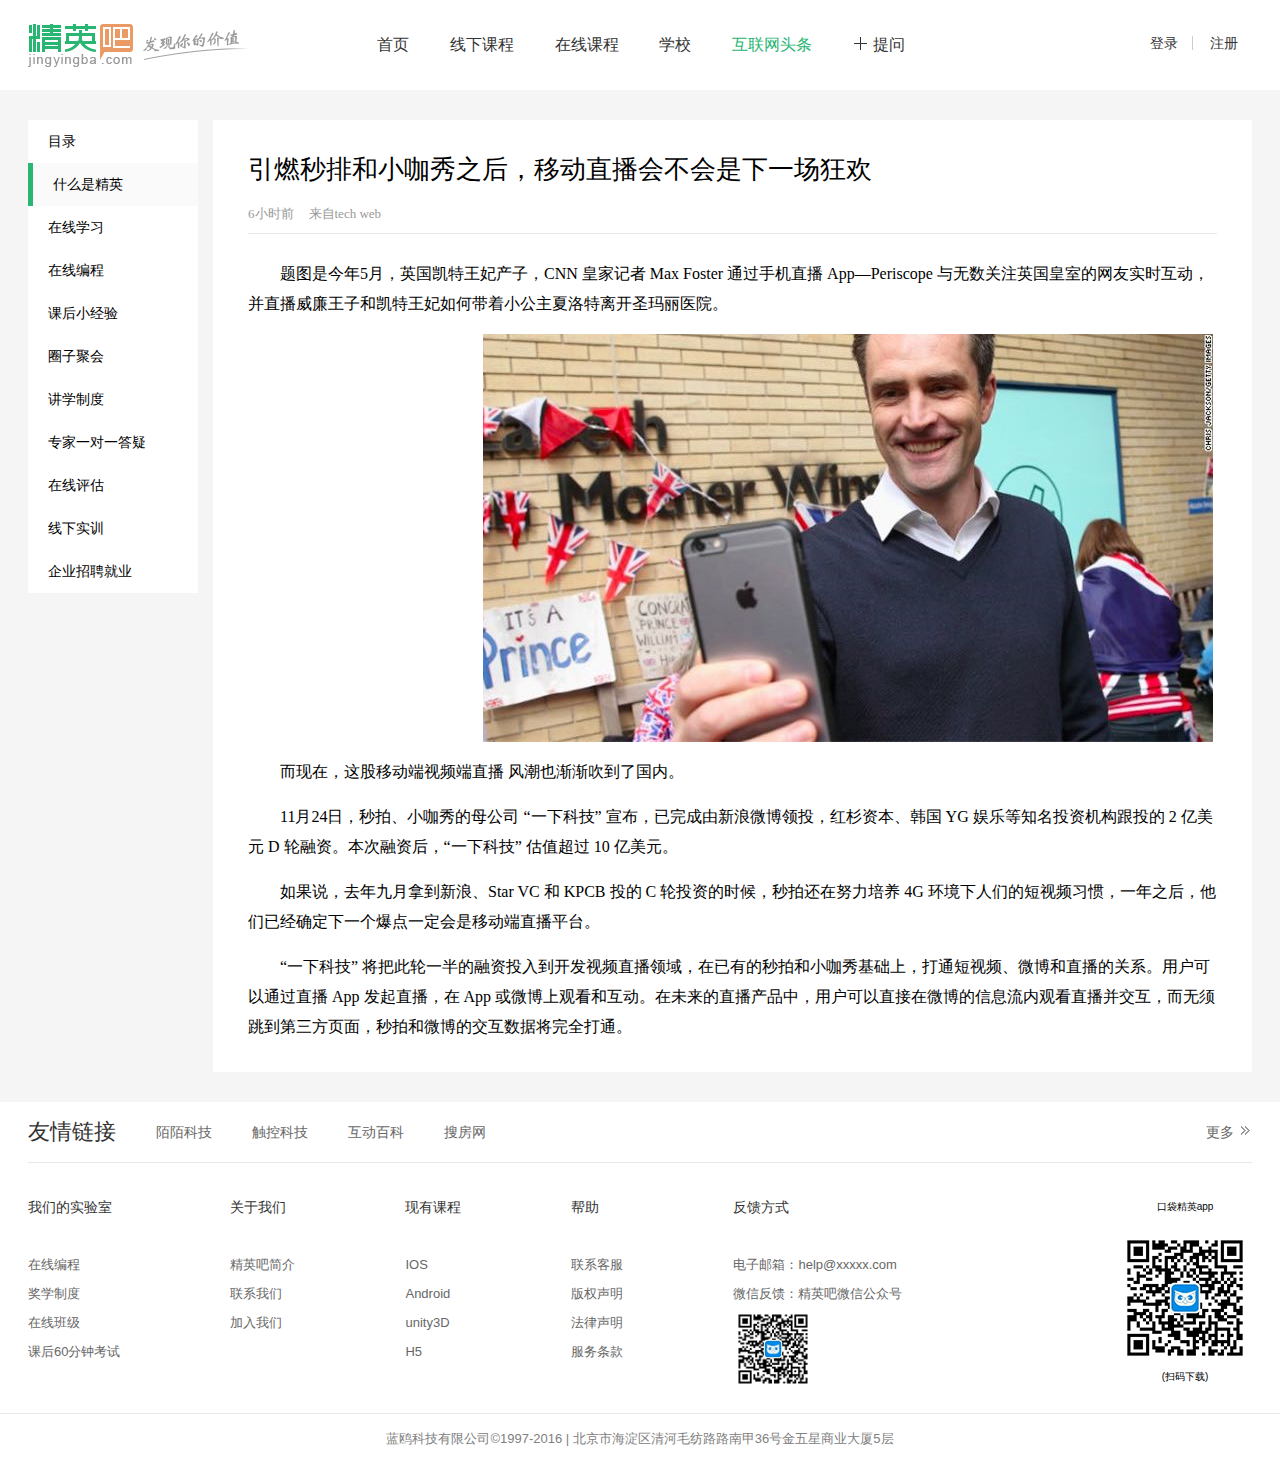
<file: elite/novice.html>
<!DOCTYPE html>
<html>
	<head>
		<meta charset="UTF-8">
		<title>novice</title>
		<link rel="stylesheet" type="text/css" href="../css/base.css"/>
		<link rel="stylesheet" type="text/css" href="../css/elite/novice.css"/>
		<link rel="stylesheet" type="text/css" href="../css/header-footer.css"/>
	</head>
	<body>
		<div class="header">
			<div class="nav">
				
				<ul class="tab">
					<li>
						<a href="../secondterm/firstpage.html">
							首页
						</a>
					</li>
					<li>
						<a href="../secondterm/offline-course.html">
							线下课程
						</a>
					</li>
					<li>
						<a href="course_list.html">
							在线课程
						</a>
					</li>
					<li>
						<a href="../secondterm/offlineSchool.html">
							学校
						</a>
					</li>
					<li>
						<a href="novice.html" style="color: #29b572;">
							互联网头条
						</a>
					</li>
					<li class="tab6">
						<a href="javascript:void(0);">
							<span></span>
							提问
						</a>
					</li>
				</ul>
				<div class="sign">
					<a href="login_and_registered.html" class="signin">登录</a>
					<a href="login_and_registered.html" class="signup">注册</a>
				</div>
			</div>
		</div>

		<div class="content_bg clearfix">
			<div class="content clearfix">
				<ul id="menu" class="menu">
					<li><a href="javascript:void(0)">目录</a></li>
					<li class="menu_active"><a href="javascript:void(0)">什么是精英</a></li>
					<li><a href="javascript:void(0)">在线学习</a></li>
					<li><a href="javascript:void(0)">在线编程</a></li>
					<li><a href="javascript:void(0)">课后小经验</a></li>
					<li><a href="javascript:void(0)">圈子聚会</a></li>
					<li><a href="javascript:void(0)">讲学制度</a></li>
					<li><a href="javascript:void(0)">专家一对一答疑</a></li>
					<li><a href="javascript:void(0)">在线评估</a></li>
					<li><a href="javascript:void(0)">线下实训</a></li>
					<li><a href="javascript:void(0)">企业招聘就业</a></li>
				</ul>
				<div class="body_content">
			<!-- 目录，内容为什么是精英吧内容 -->
					<div class="what_is_elite">目录
						<p id="what_is_elite_title">引燃秒排和小咖秀之后，移动直播会不会是下一场狂欢</p>
						<p id="what_is_elite_from"><span class="timer">6小时前</span><span>来自tech web</span></p>
						<p>题图是今年5月，英国凯特王妃产子，CNN 皇家记者 Max Foster 通过手机直播 App—Periscope 与无数关注英国皇室的网友实时互动，并直播威廉王子和凯特王妃如何带着小公主夏洛特离开圣玛丽医院。</p>
						<div><img src="../img/elite/active/iphone_man.png" alt="苹果男" /></div>
						<p>而现在，这股移动端视频端直播 风潮也渐渐吹到了国内。</p>
						<p> 11月24日，秒拍、小咖秀的母公司 “一下科技” 宣布，已完成由新浪微博领投，红杉资本、韩国 YG 娱乐等知名投资机构跟投的 2 亿美元 D 轮融资。本次融资后，“一下科技” 估值超过 10 亿美元。</p>
						<p> 如果说，去年九月拿到新浪、Star VC 和 KPCB 投的 C 轮投资的时候，秒拍还在努力培养 4G 环境下人们的短视频习惯，一年之后，他们已经确定下一个爆点一定会是移动端直播平台。</p>
						<p class="last_content">“一下科技” 将把此轮一半的融资投入到开发视频直播领域，在已有的秒拍和小咖秀基础上，打通短视频、微博和直播的关系。用户可以通过直播 App 发起直播，在 App 或微博上观看和互动。在未来的直播产品中，用户可以直接在微博的信息流内观看直播并交互，而无须跳到第三方页面，秒拍和微博的交互数据将完全打通。</p>
					</div>
			<!-- 什么是精英吧-->
					<div class="what_is_elite what_is_elite_block">
						<p id="what_is_elite_title">引燃秒排和小咖秀之后，移动直播会不会是下一场狂欢</p>
						<p id="what_is_elite_from"><span class="timer">6小时前</span><span>来自tech web</span></p>
						<p>题图是今年5月，英国凯特王妃产子，CNN 皇家记者 Max Foster 通过手机直播 App—Periscope 与无数关注英国皇室的网友实时互动，并直播威廉王子和凯特王妃如何带着小公主夏洛特离开圣玛丽医院。</p>
						<div><img src="../img/elite/active/iphone_man.png" alt="苹果男" /></div>
						<p>而现在，这股移动端视频端直播 风潮也渐渐吹到了国内。</p>
						<p> 11月24日，秒拍、小咖秀的母公司 “一下科技” 宣布，已完成由新浪微博领投，红杉资本、韩国 YG 娱乐等知名投资机构跟投的 2 亿美元 D 轮融资。本次融资后，“一下科技” 估值超过 10 亿美元。</p>
						<p> 如果说，去年九月拿到新浪、Star VC 和 KPCB 投的 C 轮投资的时候，秒拍还在努力培养 4G 环境下人们的短视频习惯，一年之后，他们已经确定下一个爆点一定会是移动端直播平台。</p>
						<p class="last_content">“一下科技” 将把此轮一半的融资投入到开发视频直播领域，在已有的秒拍和小咖秀基础上，打通短视频、微博和直播的关系。用户可以通过直播 App 发起直播，在 App 或微博上观看和互动。在未来的直播产品中，用户可以直接在微博的信息流内观看直播并交互，而无须跳到第三方页面，秒拍和微博的交互数据将完全打通。</p>
					</div>
			<!-- 在线学习，内容为什么是精英吧内容		 -->
					<div class="what_is_elite">在线学习
						<p id="what_is_elite_title">引燃秒排和小咖秀之后，移动直播会不会是下一场狂欢</p>
						<p id="what_is_elite_from"><span class="timer">6小时前</span><span>来自tech web</span></p>
						<p>题图是今年5月，英国凯特王妃产子，CNN 皇家记者 Max Foster 通过手机直播 App—Periscope 与无数关注英国皇室的网友实时互动，并直播威廉王子和凯特王妃如何带着小公主夏洛特离开圣玛丽医院</p>
						<div><img src="../img/elite/active/iphone_man.png" alt="苹果男" /></div>
						<p>而现在，这股移动端视频端直播 风潮也渐渐吹到了国内。</p>
						<p> 11月24日，秒拍、小咖秀的母公司 “一下科技” 宣布，已完成由新浪微博领投，红杉资本、韩国 YG 娱乐等知名投资机构跟投的 2 亿美元 D 轮融资。本次融资后，“一下科技” 估值超过 10 亿美元。</p>
						<p> 如果说，去年九月拿到新浪、Star VC 和 KPCB 投的 C 轮投资的时候，秒拍还在努力培养 4G 环境下人们的短视频习惯，一年之后，他们已经确定下一个爆点一定会是移动端直播平台。</p>
						<p class="last_content">“一下科技” 将把此轮一半的融资投入到开发视频直播领域，在已有的秒拍和小咖秀基础上，打通短视频、微博和直播的关系。用户可以通过直播 App 发起直播，在 App 或微博上观看和互动。在未来的直播产品中，用户可以直接在微博的信息流内观看直播并交互，而无须跳到第三方页面，秒拍和微博的交互数据将完全打通。</p>
					</div>
			<!-- 在线编程，内容为什么是精英吧内容		 -->
					<div class="what_is_elite">在线编程
						<p id="what_is_elite_title">引燃秒排和小咖秀之后，移动直播会不会是下一场狂欢</p>
						<p id="what_is_elite_from"><span class="timer">6小时前</span><span>来自tech web</span></p>
						<p>题图是今年5月，英国凯特王妃产子，CNN 皇家记者 Max Foster 通过手机直播 App—Periscope 与无数关注英国皇室的网友实时互动，并直播威廉王子和凯特王妃如何带着小公主夏洛特离开圣玛丽医院</p>
						<div><img src="../img/elite/active/iphone_man.png" alt="苹果男" /></div>
						<p>而现在，这股移动端视频端直播 风潮也渐渐吹到了国内。</p>
						<p> 11月24日，秒拍、小咖秀的母公司 “一下科技” 宣布，已完成由新浪微博领投，红杉资本、韩国 YG 娱乐等知名投资机构跟投的 2 亿美元 D 轮融资。本次融资后，“一下科技” 估值超过 10 亿美元。</p>
						<p> 如果说，去年九月拿到新浪、Star VC 和 KPCB 投的 C 轮投资的时候，秒拍还在努力培养 4G 环境下人们的短视频习惯，一年之后，他们已经确定下一个爆点一定会是移动端直播平台。</p>
						<p class="last_content">“一下科技” 将把此轮一半的融资投入到开发视频直播领域，在已有的秒拍和小咖秀基础上，打通短视频、微博和直播的关系。用户可以通过直播 App 发起直播，在 App 或微博上观看和互动。在未来的直播产品中，用户可以直接在微博的信息流内观看直播并交互，而无须跳到第三方页面，秒拍和微博的交互数据将完全打通。</p>
					</div>
			<!-- 课后小经验，内容为什么是精英吧内容 -->
					<div class="what_is_elite">课后小经验
						<p id="what_is_elite_title">引燃秒排和小咖秀之后，移动直播会不会是下一场狂欢</p>
						<p id="what_is_elite_from"><span class="timer">6小时前</span><span>来自tech web</span></p>
						<p>题图是今年5月，英国凯特王妃产子，CNN 皇家记者 Max Foster 通过手机直播 App—Periscope 与无数关注英国皇室的网友实时互动，并直播威廉王子和凯特王妃如何带着小公主夏洛特离开圣玛丽医院</p>
						<div><img src="../img/elite/active/iphone_man.png" alt="苹果男" /></div>
						<p>而现在，这股移动端视频端直播 风潮也渐渐吹到了国内。</p>
						<p> 11月24日，秒拍、小咖秀的母公司 “一下科技” 宣布，已完成由新浪微博领投，红杉资本、韩国 YG 娱乐等知名投资机构跟投的 2 亿美元 D 轮融资。本次融资后，“一下科技” 估值超过 10 亿美元。</p>
						<p> 如果说，去年九月拿到新浪、Star VC 和 KPCB 投的 C 轮投资的时候，秒拍还在努力培养 4G 环境下人们的短视频习惯，一年之后，他们已经确定下一个爆点一定会是移动端直播平台。</p>
						<p class="last_content">“一下科技” 将把此轮一半的融资投入到开发视频直播领域，在已有的秒拍和小咖秀基础上，打通短视频、微博和直播的关系。用户可以通过直播 App 发起直播，在 App 或微博上观看和互动。在未来的直播产品中，用户可以直接在微博的信息流内观看直播并交互，而无须跳到第三方页面，秒拍和微博的交互数据将完全打通。</p>
					</div>
			<!-- 圈子聚会，内容为什么是精英吧内容 -->
					<div class="what_is_elite">圈子聚会
						<p id="what_is_elite_title">引燃秒排和小咖秀之后，移动直播会不会是下一场狂欢</p>
						<p id="what_is_elite_from"><span class="timer">6小时前</span><span>来自tech web</span></p>
						<p>题图是今年5月，英国凯特王妃产子，CNN 皇家记者 Max Foster 通过手机直播 App—Periscope 与无数关注英国皇室的网友实时互动，并直播威廉王子和凯特王妃如何带着小公主夏洛特离开圣玛丽医院</p>
						<div><img src="../img/elite/active/iphone_man.png" alt="苹果男" /></div>
						<p>而现在，这股移动端视频端直播 风潮也渐渐吹到了国内。</p>
						<p> 11月24日，秒拍、小咖秀的母公司 “一下科技” 宣布，已完成由新浪微博领投，红杉资本、韩国 YG 娱乐等知名投资机构跟投的 2 亿美元 D 轮融资。本次融资后，“一下科技” 估值超过 10 亿美元。</p>
						<p> 如果说，去年九月拿到新浪、Star VC 和 KPCB 投的 C 轮投资的时候，秒拍还在努力培养 4G 环境下人们的短视频习惯，一年之后，他们已经确定下一个爆点一定会是移动端直播平台。</p>
						<p class="last_p">“一下科技” 将把此轮一半的融资投入到开发视频直播领域，在已有的秒拍和小咖秀基础上，打通短视频、微博和直播的关系。用户可以通过直播 App 发起直播，在 App 或微博上观看和互动。在未来的直播产品中，用户可以直接在微博的信息流内观看直播并交互，而无须跳到第三方页面，秒拍和微博的交互数据将完全打通。</p>
					</div>
			<!-- 讲学制度，内容为什么是精英吧内容 -->
					<div class="what_is_elite">讲学制度
						<p id="what_is_elite_title">引燃秒排和小咖秀之后，移动直播会不会是下一场狂欢</p>
						<p id="what_is_elite_from"><span class="timer">6小时前</span><span>来自tech web</span></p>
						<p>题图是今年5月，英国凯特王妃产子，CNN 皇家记者 Max Foster 通过手机直播 App—Periscope 与无数关注英国皇室的网友实时互动，并直播威廉王子和凯特王妃如何带着小公主夏洛特离开圣玛丽医院</p>
						<div><img src="../img/elite/active/iphone_man.png" alt="苹果男" /></div>
						<p>而现在，这股移动端视频端直播 风潮也渐渐吹到了国内。</p>
						<p> 11月24日，秒拍、小咖秀的母公司 “一下科技” 宣布，已完成由新浪微博领投，红杉资本、韩国 YG 娱乐等知名投资机构跟投的 2 亿美元 D 轮融资。本次融资后，“一下科技” 估值超过 10 亿美元。</p>
						<p> 如果说，去年九月拿到新浪、Star VC 和 KPCB 投的 C 轮投资的时候，秒拍还在努力培养 4G 环境下人们的短视频习惯，一年之后，他们已经确定下一个爆点一定会是移动端直播平台。</p>
						<p class="last_p">“一下科技” 将把此轮一半的融资投入到开发视频直播领域，在已有的秒拍和小咖秀基础上，打通短视频、微博和直播的关系。用户可以通过直播 App 发起直播，在 App 或微博上观看和互动。在未来的直播产品中，用户可以直接在微博的信息流内观看直播并交互，而无须跳到第三方页面，秒拍和微博的交互数据将完全打通。</p>
					</div>
			<!-- 专家一对一答疑，内容为什么是精英吧内容		 -->
					<div class="what_is_elite">专家一对一答疑
						<p id="what_is_elite_title">引燃秒排和小咖秀之后，移动直播会不会是下一场狂欢</p>
						<p id="what_is_elite_from"><span class="timer">6小时前</span><span>来自tech web</span></p>
						<p>题图是今年5月，英国凯特王妃产子，CNN 皇家记者 Max Foster 通过手机直播 App—Periscope 与无数关注英国皇室的网友实时互动，并直播威廉王子和凯特王妃如何带着小公主夏洛特离开圣玛丽医院</p>
						<div><img src="../img/elite/active/iphone_man.png" alt="苹果男" /></div>
						<p>而现在，这股移动端视频端直播 风潮也渐渐吹到了国内。</p>
						<p> 11月24日，秒拍、小咖秀的母公司 “一下科技” 宣布，已完成由新浪微博领投，红杉资本、韩国 YG 娱乐等知名投资机构跟投的 2 亿美元 D 轮融资。本次融资后，“一下科技” 估值超过 10 亿美元。</p>
						<p> 如果说，去年九月拿到新浪、Star VC 和 KPCB 投的 C 轮投资的时候，秒拍还在努力培养 4G 环境下人们的短视频习惯，一年之后，他们已经确定下一个爆点一定会是移动端直播平台。</p>
						<p class="last_content">“一下科技” 将把此轮一半的融资投入到开发视频直播领域，在已有的秒拍和小咖秀基础上，打通短视频、微博和直播的关系。用户可以通过直播 App 发起直播，在 App 或微博上观看和互动。在未来的直播产品中，用户可以直接在微博的信息流内观看直播并交互，而无须跳到第三方页面，秒拍和微博的交互数据将完全打通。</p>
					</div>
			<!-- 在线评估，内容为什么是精英吧内容		 -->
					<div class="what_is_elite">在线评估
						<p id="what_is_elite_title">引燃秒排和小咖秀之后，移动直播会不会是下一场狂欢</p>
						<p id="what_is_elite_from"><span class="timer">6小时前</span><span>来自tech web</span></p>
						<p>题图是今年5月，英国凯特王妃产子，CNN 皇家记者 Max Foster 通过手机直播 App—Periscope 与无数关注英国皇室的网友实时互动，并直播威廉王子和凯特王妃如何带着小公主夏洛特离开圣玛丽医院</p>
						<div><img src="../img/elite/active/iphone_man.png" alt="苹果男" /></div>
						<p>而现在，这股移动端视频端直播 风潮也渐渐吹到了国内。</p>
						<p> 11月24日，秒拍、小咖秀的母公司 “一下科技” 宣布，已完成由新浪微博领投，红杉资本、韩国 YG 娱乐等知名投资机构跟投的 2 亿美元 D 轮融资。本次融资后，“一下科技” 估值超过 10 亿美元。</p>
						<p> 如果说，去年九月拿到新浪、Star VC 和 KPCB 投的 C 轮投资的时候，秒拍还在努力培养 4G 环境下人们的短视频习惯，一年之后，他们已经确定下一个爆点一定会是移动端直播平台。</p>
						<p class="last_content">“一下科技” 将把此轮一半的融资投入到开发视频直播领域，在已有的秒拍和小咖秀基础上，打通短视频、微博和直播的关系。用户可以通过直播 App 发起直播，在 App 或微博上观看和互动。在未来的直播产品中，用户可以直接在微博的信息流内观看直播并交互，而无须跳到第三方页面，秒拍和微博的交互数据将完全打通。</p>
					</div>
			<!-- 线下实训，内容为什么是精英吧内容		 -->
					<div class="what_is_elite">线下实训
						<p id="what_is_elite_title">引燃秒排和小咖秀之后，移动直播会不会是下一场狂欢</p>
						<p id="what_is_elite_from"><span class="timer">6小时前</span><span>来自tech web</span></p>
						<p>题图是今年5月，英国凯特王妃产子，CNN 皇家记者 Max Foster 通过手机直播 App—Periscope 与无数关注英国皇室的网友实时互动，并直播威廉王子和凯特王妃如何带着小公主夏洛特离开圣玛丽医院</p>
						<div><img src="../img/elite/active/iphone_man.png" alt="苹果男" /></div>
						<p>而现在，这股移动端视频端直播 风潮也渐渐吹到了国内。</p>
						<p> 11月24日，秒拍、小咖秀的母公司 “一下科技” 宣布，已完成由新浪微博领投，红杉资本、韩国 YG 娱乐等知名投资机构跟投的 2 亿美元 D 轮融资。本次融资后，“一下科技” 估值超过 10 亿美元。</p>
						<p> 如果说，去年九月拿到新浪、Star VC 和 KPCB 投的 C 轮投资的时候，秒拍还在努力培养 4G 环境下人们的短视频习惯，一年之后，他们已经确定下一个爆点一定会是移动端直播平台。</p>
						<p class="last_content">“一下科技” 将把此轮一半的融资投入到开发视频直播领域，在已有的秒拍和小咖秀基础上，打通短视频、微博和直播的关系。用户可以通过直播 App 发起直播，在 App 或微博上观看和互动。在未来的直播产品中，用户可以直接在微博的信息流内观看直播并交互，而无须跳到第三方页面，秒拍和微博的交互数据将完全打通。</p>
					</div>
			<!-- 企业招聘就业，内容为什么是精英吧内容 -->
					<div class="what_is_elite">
						<p id="what_is_elite_title">引燃秒排和小咖秀之后，移动直播会不会是下一场狂欢</p>
						<p id="what_is_elite_from"><span class="timer">6小时前</span><span>来自tech web</span></p>
						<p>题图是今年5月，英国凯特王妃产子，CNN 皇家记者 Max Foster 通过手机直播 App—Periscope 与无数关注英国皇室的网友实时互动，并直播威廉王子和凯特王妃如何带着小公主夏洛特离开圣玛丽医院</p>
						<div><img src="../img/elite/active/iphone_man.png" alt="苹果男" /></div>
						<p>而现在，这股移动端视频端直播 风潮也渐渐吹到了国内。</p>
						<p> 11月24日，秒拍、小咖秀的母公司 “一下科技” 宣布，已完成由新浪微博领投，红杉资本、韩国 YG 娱乐等知名投资机构跟投的 2 亿美元 D 轮融资。本次融资后，“一下科技” 估值超过 10 亿美元。</p>
						<p> 如果说，去年九月拿到新浪、Star VC 和 KPCB 投的 C 轮投资的时候，秒拍还在努力培养 4G 环境下人们的短视频习惯，一年之后，他们已经确定下一个爆点一定会是移动端直播平台。</p>
						<p class="last_content">“一下科技” 将把此轮一半的融资投入到开发视频直播领域，在已有的秒拍和小咖秀基础上，打通短视频、微博和直播的关系。用户可以通过直播 App 发起直播，在 App 或微博上观看和互动。在未来的直播产品中，用户可以直接在微博的信息流内观看直播并交互，而无须跳到第三方页面，秒拍和微博的交互数据将完全打通。</p>
					</div>
				</div>
			</div>
		</div>

		<div class="footer">
			<ul class="friendlink clearfix">
				<li class="fri1">
						友情链接
				</li>
				<li class="fri2">
					<a href="http://www.immomo.com/">
						陌陌科技
					</a>
				</li>
				<li class="fri3">
					<a href="http://www.chukong-inc.com/">
						触控科技
					</a>
				</li>
				<li class="fri4">
					<a href="http://www.baike.com/">
						互动百科
					</a>
				</li>
				<li class="fri5">
					<a href="http://gz.sofang.com/">
						搜房网
					</a>
				</li>
				<li class="fri6">
					<a href="../elite/link.html">
						更多
						<span></span>
					</a>
				</li>
			</ul>
			<div class="link clearfix">
				<ul class="lab">
					<li class="lin1">
						我们的实验室
					</li>	
					<li>
						<a href="javascript:void(0);">在线编程</a>
					</li>
					<li>
						<a href="javascript:void(0);">奖学制度</a>
					</li>
					<li>
						<a href="javascript:void(0);">在线班级</a>
					</li>
					<li>
						<a href="javascript:void(0);">课后60分钟考试</a>
					</li>
				</ul>
				<ul class="aboutus">
					<li class="lin2">
						关于我们
					</li>	
					<li>
						<a href="javascript:void(0);">精英吧简介</a>
					</li>
					<li>
						<a href="javascript:void(0);">联系我们</a>
					</li>
					<li>
						<a href="javascript:void(0);">加入我们</a>
					</li>
				</ul>
				<ul class="lesson">
					<li class="lin3">
						现有课程
					</li>	
					<li>
						<a href="javascript:void(0);">IOS</a>
					</li>
					<li>
						<a href="javascript:void(0);">Android</a>
					</li>
					<li>
						<a href="javascript:void(0);">unity3D</a>
					</li>
					<li>
						<a href="javascript:void(0);">H5</a>
					</li>
				</ul>
				<ul class="help">
					<li class="lin4">
						帮助
					</li>	
					<li>
						<a href="javascript:void(0);">联系客服</a>
					</li>
					<li>
						<a href="javascript:void(0);">版权声明</a>
					</li>
					<li>
						<a href="javascript:void(0);">法律声明</a>
					</li>
					<li>
						<a href="javascript:void(0);">服务条款</a>
					</li>
				</ul>
				<ul class="feedback">
					<li class="lin5">
						反馈方式
					</li>	
					<li>
						<a href="javascript:void(0);">电子邮箱：help@xxxxx.com</a>
					</li>
					<li>
						<a href="javascript:void(0);">微信反馈：精英吧微信公众号</a>
					</li>
					<li>
						<img src="../img/secondterm/erweima_weixin.png" alt="" />
					</li>
				</ul>
				<ul class="app">
					<li class="app1">
						口袋精英app
					</li>
					<li>
						<img src="../img/secondterm/erweima_app.png" alt="" />
					</li>
					<li>
						(扫码下载)
					</li>
				</ul>
			</div>
			<p class="copyright">蓝鸥科技有限公司©1997-2016 | 北京市海淀区清河毛纺路路南甲36号金五星商业大厦5层</p>
		</div>

		<script type="text/javascript" src="../js/jquery.min.js"></script>
		<script type="text/javascript" src="../js/elite/novice.js"></script>
	</body>
</html>
</file>
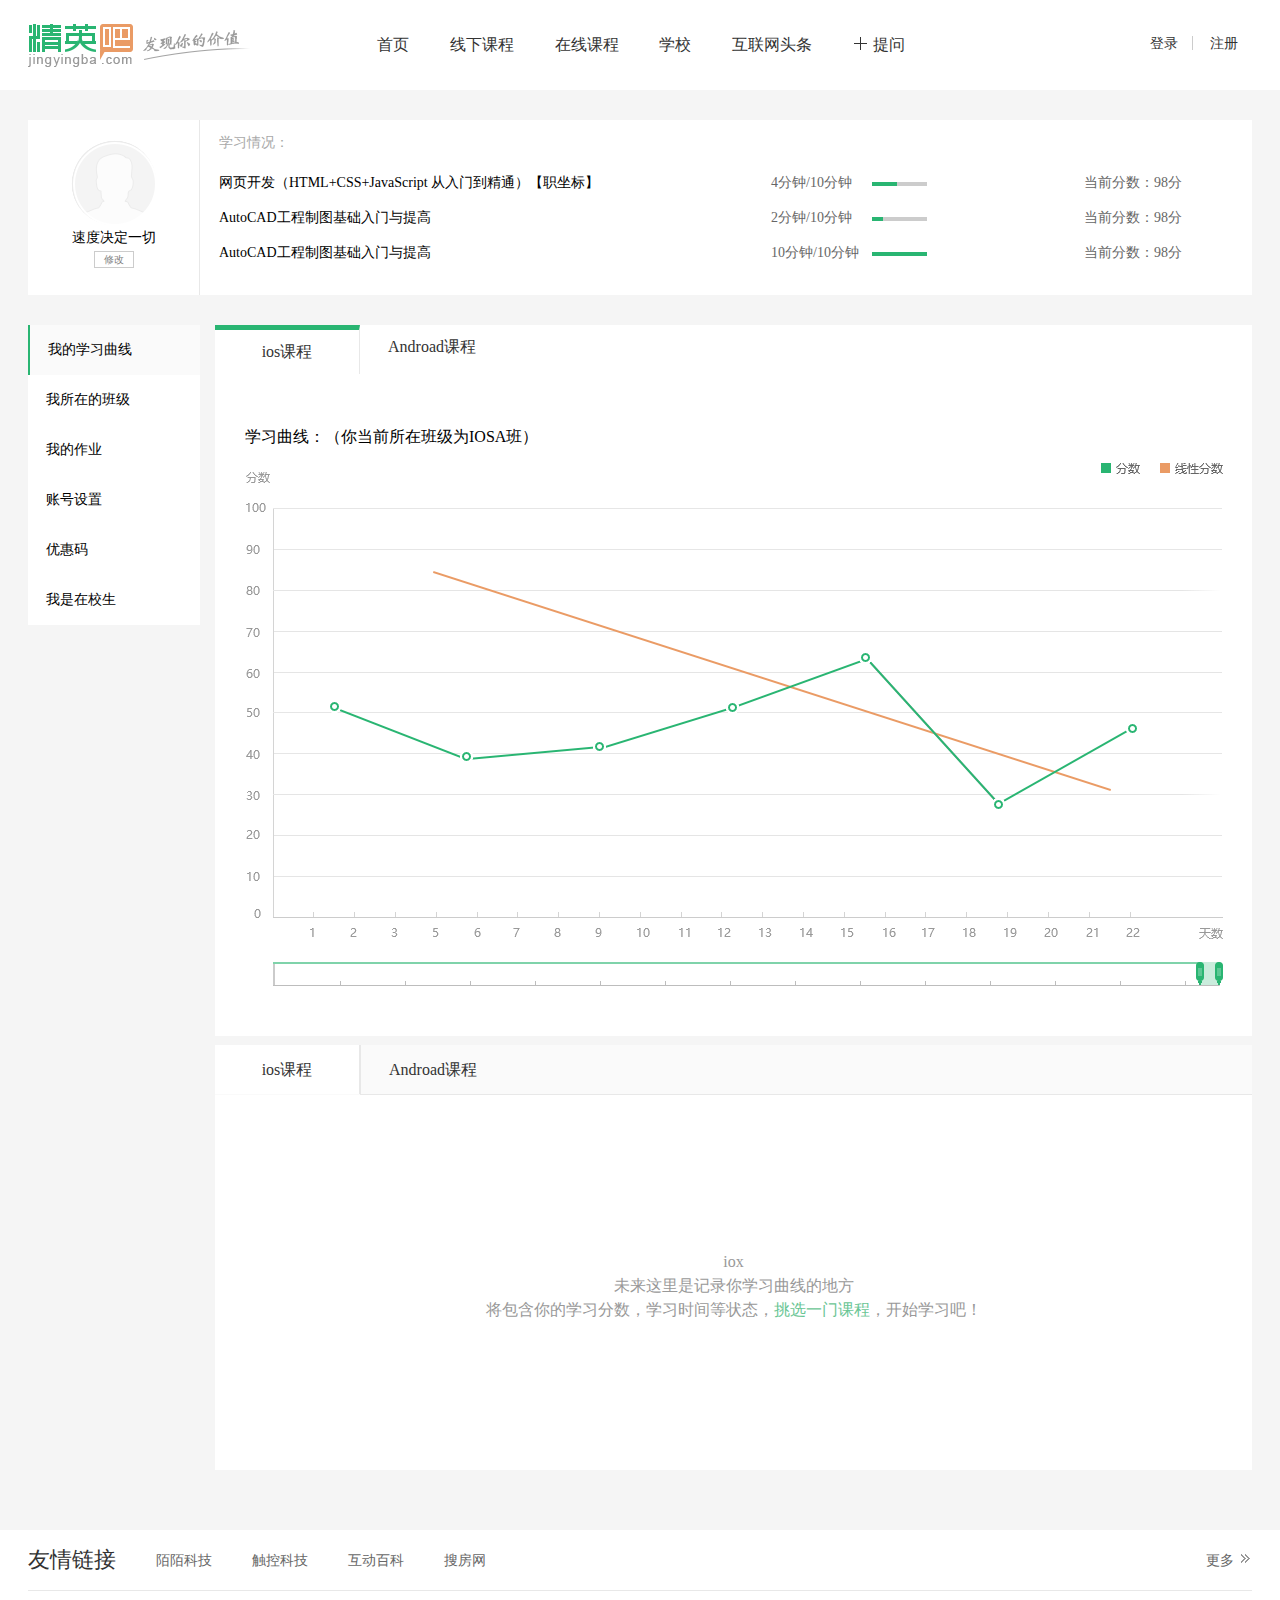
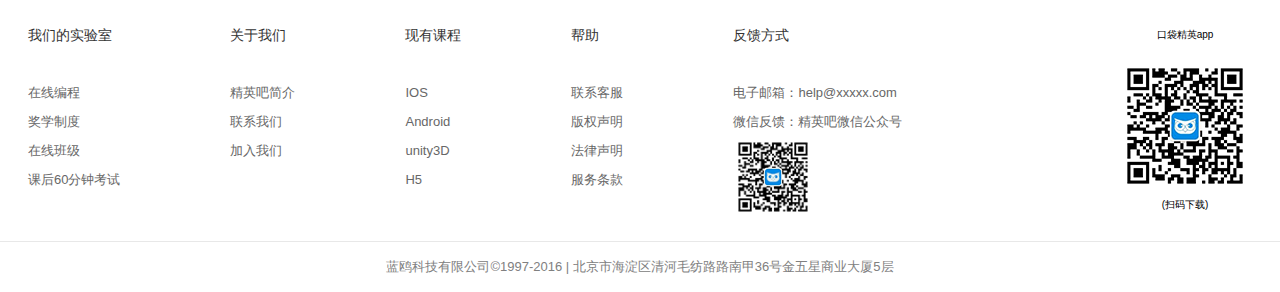
<file: elite/personal_center.html>
<!DOCTYPE html>
<html>
	<head>
		<meta charset="UTF-8">
		<link rel="stylesheet" type="text/css" href="../css/base.css"/>
		<link rel="stylesheet" type="text/css" href="../css/elite/personal_center.css"/>
		<link rel="stylesheet" href="../css/header-footer.css" />
		<title>Personal center</title>
	</head>
	<body>
		<div class="header">
			<div class="nav">
				<ul class="tab">
					<li>
						<a href="../secondterm/firstpage.html">
							首页
						</a>
					</li>
					<li>
						<a href="../secondterm/offline-course.html">
							线下课程
						</a>
					</li>
					<li>
						<a href="course_list.html">
							在线课程
						</a>
					</li>
					<li>
						<a href="../secondterm/offlineSchool.html">
							学校
						</a>
					</li>
					<li>
						<a href="novice.html">
							互联网头条
						</a>
					</li>
					<li id="li_ask">
						<a href="javascript:void(0);">
							<span></span>
							提问
						</a>
					</li>
				</ul>
				<div class="sign">
					<a href="login_and_registered.html" class="signin">登录</a>
					<a href="login_and_registered.html" class="signup">注册</a>
				</div>
			</div>
		</div>

		<div class="content">
			<div class="header_and_learning_situation clearfix">
				<div class="header_and_name">
					<div class="header1"><img src="../img/elite/no_header.png"/></div>
					<p>速度决定一切</p>
					<input type="file" class="modify" id="modify" accept="image/*"/>
					<a href="javascript:void(0)" class="simulation_modify">修改</a>
				</div>
				<div class="learning_situation">
					<p class="learning_situation_text">学习情况：</p>
					<ul>
						<li class="clearfix" id="learning_situation_li1"><span id="learning_situation_span1">网页开发（HTML+CSS+JavaScript 从入门到精通）【职坐标】</span><span>当前分数：98分</span><div class="progress_bar_gray"><div class="progress_bar_green"></div></div><span>4分钟/10分钟</span></li>
						<li class="clearfix" id="learning_situation_li2"><span id="learning_situation_span1">AutoCAD工程制图基础入门与提高</span><span>当前分数：98分</span><div class="progress_bar_gray"><div class="progress_bar_green"></div></div><span>2分钟/10分钟</span></li>
						<li class="clearfix" id="learning_situation_li3"><span id="learning_situation_span1">AutoCAD工程制图基础入门与提高</span><span>当前分数：98分</span><div class="progress_bar_gray"><div class="progress_bar_green"></div></div><span>10分钟/10分钟</span></li>
					</ul>
				</div>
			</div>
			<div class="main clearfix">
			<!-------------------左边菜单栏-------------->
				<div class="sidebar_left">
					<ul id="menu">
						<li class="menu_active">我的学习曲线</li>
						<li>我所在的班级</li>
						<li>我的作业</li>
						<li>账号设置</li>
						<li>优惠码</li>
						<li>我是在校生</li>
					</ul>
				</div>
				<div class="main_body clearfix">
			<!-------------------我的学习曲线图-------------->
					<div class="learning_curve">
						<div class="learning_curve_top">
							<div class="course_btn_box clearfix">
								<a href="javascript:void(0)" class="course_btn_active">ios课程</a>
								<a href="javascript:void(0)">Androad课程</a>
							</div>
							<div class="course_graph">
								<div class="ios_graph">
									<p>学习曲线：（你当前所在班级为IOSA班）</p>
									<div><img src="../img/elite/graph.png"/></div>
								</div>
								<div class="Androad_graph">
									<p>学习曲线：（你当前所在班级为AndroadA班）</p>
									<div><img src="../img/elite/graph.png"/></div>
								</div>
							</div>
						</div>
						<div class="learning_curve_bottom">
							<div class="course_btn_box clearfix">
								<a href="javascript:void(0)" class="course_btn ios_course_btn course_btn_active">ios课程</a>
								<a href="javascript:void(0)" class="course_btn Androad_course_btn">Androad课程</a>
								<div></div>
							</div>
							<div class="record">
								<div class="ios_record">iox
									<p>未来这里是记录你学习曲线的地方</p>
									<p>将包含你的学习分数，学习时间等状态，<a href="javascript:void(0)">挑选一门课程</a>，开始学习吧！</p>
								</div>
								<div class="Androad_record">Androad
									<p>未来这里是记录你学习曲线的地方</p>
									<p>将包含你的学习分数，学习时间等状态，<a href="javascript:void(0)">挑选一门课程</a>，开始学习吧！</p>
								</div>
							</div>
						</div>
					</div>
			<!-------------------我所在的班级-------------->
					<div class="my_class">
						<div class="my_class_top">
							<div class="course_btn_box clearfix">
								<a href="javascript:void(0)" class="course_btn ios_course_btn course_btn_active">ios课程</a>
								<a href="javascript:void(0)" class="course_btn Androad_course_btn">Androad课程</a>
								<div></div>
							</div>
							<div class="histogram_graph">
								<div class="ios_graph">
									<p>你当前所在班级：IOSA班</p>
									<img src="../img/elite/histogram.png"/>
								</div>
								<div class="Androad_graph">
									<p>你当前所在班级：AndroadA班</p>
									<img src="../img/elite/histogram.png"/>
								</div>
							</div>
						</div>
						<div class="my_class_bottom">
							<div class="course_btn_box clearfix">
								<a href="javascript:void(0)" class="course_btn ios_course_btn course_btn_active">ios课程</a>
								<a href="javascript:void(0)" class="course_btn Androad_course_btn">Androad课程</a>
								<div></div>
							</div>
							<div class="record">
								<div class="ios_record">iox
									<p>未来这里是记录你学习曲线的地方</p>
									<p>将包含你的学习分数，学习时间等状态，<a href="javascript:void(0)">挑选一门课程</a>，开始学习吧！</p>
								</div>
								<div class="Androad_record">Androad
									<p>未来这里是记录你学习曲线的地方</p>
									<p>将包含你的学习分数，学习时间等状态，<a href="javascript:void(0)">挑选一门课程</a>，开始学习吧！</p>
								</div>
							</div>
						</div>
					</div>
			<!-------------------我的作业-------------->		
					<div class="my_homework">
						<div class="course_btn_box clearfix">
							<a href="javascript:void(0)" class="course_btn ios_course_btn course_btn_active">ios课程</a>
							<a href="javascript:void(0)" class="course_btn Androad_course_btn">Androad课程</a>
							<div></div>
						</div>
						<div class="homework_title">
							<div class="ios_homework_title">
								<div>
									<p id="ios_homework_p1">ios第一课~第十课</p>
									<p>网页开发（HTML+CSS+JavaScript从入门到精通）【职坐标】</p>
									<p>Androad项目开发实战：语音播报计算器</p>
									<p>网页开发（HTML+CSS+JavaScript从入门到精通）【职坐标】</p>
									<p>Androad项目开发实战：语音播报计算器</p>
									<p>网页开发（HTML+CSS+JavaScript从入门到精通）【职坐标】</p>
									<p>Androad项目开发实战：语音播报计算器</p>
									<p>网页开发（HTML+CSS+JavaScript从入门到精通）【职坐标】</p>
									<p>Androad项目开发实战：语音播报计算器</p>
								</div>
								<div>
									<p id="ios_homework_p1">ios第一课~第十课</p>
									<p>网页开发（HTML+CSS+JavaScript从入门到精通）【职坐标】</p>
									<p>Androad项目开发实战：语音播报计算器</p>
									<p>网页开发（HTML+CSS+JavaScript从入门到精通）【职坐标】</p>
									<p>Androad项目开发实战：语音播报计算器</p>
									<p>网页开发（HTML+CSS+JavaScript从入门到精通）【职坐标】</p>
									<p>Androad项目开发实战：语音播报计算器</p>
									<p>网页开发（HTML+CSS+JavaScript从入门到精通）【职坐标】</p>
									<p>Androad项目开发实战：语音播报计算器</p>
								</div>
							</div>
							<div class="Androad_homework_title">
								<div>
									<p id="Androad_homework_p1">Androad第一课~第十课</p>
									<p>网页开发（HTML+CSS+JavaScript从入门到精通）【职坐标】</p>
									<p>Androad项目开发实战：语音播报计算器</p>
									<p>网页开发（HTML+CSS+JavaScript从入门到精通）【职坐标】</p>
									<p>Androad项目开发实战：语音播报计算器</p>
									<p>网页开发（HTML+CSS+JavaScript从入门到精通）【职坐标】</p>
									<p>Androad项目开发实战：语音播报计算器</p>
									<p>网页开发（HTML+CSS+JavaScript从入门到精通）【职坐标】</p>
									<p>Androad项目开发实战：语音播报计算器</p>
								</div>
								<div>
									<p id="Androad_homework_p1">Androad第一课~第十课</p>
									<p>网页开发（HTML+CSS+JavaScript从入门到精通）【职坐标】</p>
									<p>Androad项目开发实战：语音播报计算器</p>
									<p>网页开发（HTML+CSS+JavaScript从入门到精通）【职坐标】</p>
									<p>Androad项目开发实战：语音播报计算器</p>
									<p>网页开发（HTML+CSS+JavaScript从入门到精通）【职坐标】</p>
									<p>Androad项目开发实战：语音播报计算器</p>
									<p>网页开发（HTML+CSS+JavaScript从入门到精通）【职坐标】</p>
									<p>Androad项目开发实战：语音播报计算器</p>
								</div>
							</div>
						</div>
					</div>
			<!-------------------账号设置-------------->		
					<div class="reset_password">
						<div class="fill_password">
							<p>请重设你的账号密码</p>
							<label><span class="password_text">当前密码：</span><input type="password" id="password" /><span class="old_password error_icon"></span><span class="old_password">请输入当前密码</span></label><br />
							<label><span class="new_password_text">新密码：</span><input type="password" id="new_password" /><span class="password_prompt">密码长度在6~32个字符之间</span><span class="correct_icon"></span><span class="error_icon new_password_prompt"></span><span class="new_password_prompt">不能与原密码相同</span></label><br />
							<label><span class="repeat_password_text">再次确认密码：</span><input type="password" id="repeat_password" /><span class="error_icon repeat_password_prompt"></span><span class="repeat_password_prompt">密码输入不一致</span></label><br />
							<a href="javascript:void(0)">提交</a>
						</div>
					</div>
			<!-------------------优惠码-------------->		
					<div class="promo_code_box">
						<p>恭喜你以优异的成绩完成了学科学习，以下是你的奖学金，助你在大神的道路上一臂之力，以资鼓励！</p>
						<div class="promo_code clearfix">
							<div class="effective_code">
								<p class="value">3000.00<span>元</span></p>
								<p>来源：ios科目</p>
								<p>可用范围：可抵扣蓝欧ios就业班学费与报名费</p>
								<p class="effective_time">有效期：2015年10月30日-2015年1月30日</p>
							</div>
							<div class="overdue_code">
								<p class="value">1000.00<span>元</span></p>
								<p>来源：ios科目</p>
								<p>可用范围：可抵扣蓝欧ios就业班学费与报名费</p>
								<p class="overdue_time">已失效</p>
							</div>
						</div>
					</div>
			<!-------------------我是在校生-------------->
					<div class="students">
						<div class="students_information">
							<p>在校生信息</p>
							<label class="label1"><span>姓名：</span><input type="text" /></label><br />
							<label><span>所在学校：</span><input type="text" /></label><br />
							<label><span>所在系别：</span><input type="text" /></label><br />
							<label><span>所在专业：</span><input type="text" /></label><br />
							<label><span>所在班级：</span><input type="text" /></label><br />
							<a href="javascript:void(0)">提交并保存</a>
						</div>
					</div>
				</div>
			</div>
		</div>

		<div class="footer">
			<ul class="friendlink clearfix">
				<li class="fri1">
						友情链接
				</li>
				<li class="fri2">
					<a href="http://www.immomo.com/">
						陌陌科技
					</a>
				</li>
				<li class="fri3">
					<a href="http://www.chukong-inc.com/">
						触控科技
					</a>
				</li>
				<li class="fri4">
					<a href="http://www.baike.com/">
						互动百科
					</a>
				</li>
				<li class="fri5">
					<a href="http://gz.sofang.com/">
						搜房网
					</a>
				</li>
				<li class="fri6">
					<a href="../elite/link.html">
						更多
						<span></span>
					</a>
				</li>
			</ul>
			<div class="link clearfix">
				<ul class="lab">
					<li class="lin1">
						我们的实验室
					</li>	
					<li>
						<a href="javascript:void(0);">在线编程</a>
					</li>
					<li>
						<a href="javascript:void(0);">奖学制度</a>
					</li>
					<li>
						<a href="javascript:void(0);">在线班级</a>
					</li>
					<li>
						<a href="javascript:void(0);">课后60分钟考试</a>
					</li>
				</ul>
				<ul class="aboutus">
					<li class="lin2">
						关于我们
					</li>	
					<li>
						<a href="javascript:void(0);">精英吧简介</a>
					</li>
					<li>
						<a href="javascript:void(0);">联系我们</a>
					</li>
					<li>
						<a href="javascript:void(0);">加入我们</a>
					</li>
				</ul>
				<ul class="lesson">
					<li class="lin3">
						现有课程
					</li>	
					<li>
						<a href="javascript:void(0);">IOS</a>
					</li>
					<li>
						<a href="javascript:void(0);">Android</a>
					</li>
					<li>
						<a href="javascript:void(0);">unity3D</a>
					</li>
					<li>
						<a href="javascript:void(0);">H5</a>
					</li>
				</ul>
				<ul class="help">
					<li class="lin4">
						帮助
					</li>	
					<li>
						<a href="javascript:void(0);">联系客服</a>
					</li>
					<li>
						<a href="javascript:void(0);">版权声明</a>
					</li>
					<li>
						<a href="javascript:void(0);">法律声明</a>
					</li>
					<li>
						<a href="javascript:void(0);">服务条款</a>
					</li>
				</ul>
				<ul class="feedback">
					<li class="lin5">
						反馈方式
					</li>	
					<li>
						<a href="javascript:void(0);">电子邮箱：help@xxxxx.com</a>
					</li>
					<li>
						<a href="javascript:void(0);">微信反馈：精英吧微信公众号</a>
					</li>
					<li>
						<img src="../img/secondterm/erweima_weixin.png" alt="" />
					</li>
				</ul>
				<ul class="app">
					<li class="app1">
						口袋精英app
					</li>
					<li>
						<img src="../img/secondterm/erweima_app.png" alt="" />
					</li>
					<li>
						(扫码下载)
					</li>
				</ul>
			</div>
			<p class="copyright">蓝鸥科技有限公司©1997-2016 | 北京市海淀区清河毛纺路路南甲36号金五星商业大厦5层</p>
		</div>
		
		<script type="text/javascript" src="../js/jquery.min.js"></script>
		<script type="text/javascript" src="../js/elite/personal_center.js"></script>
	</body>
</html>
</file>
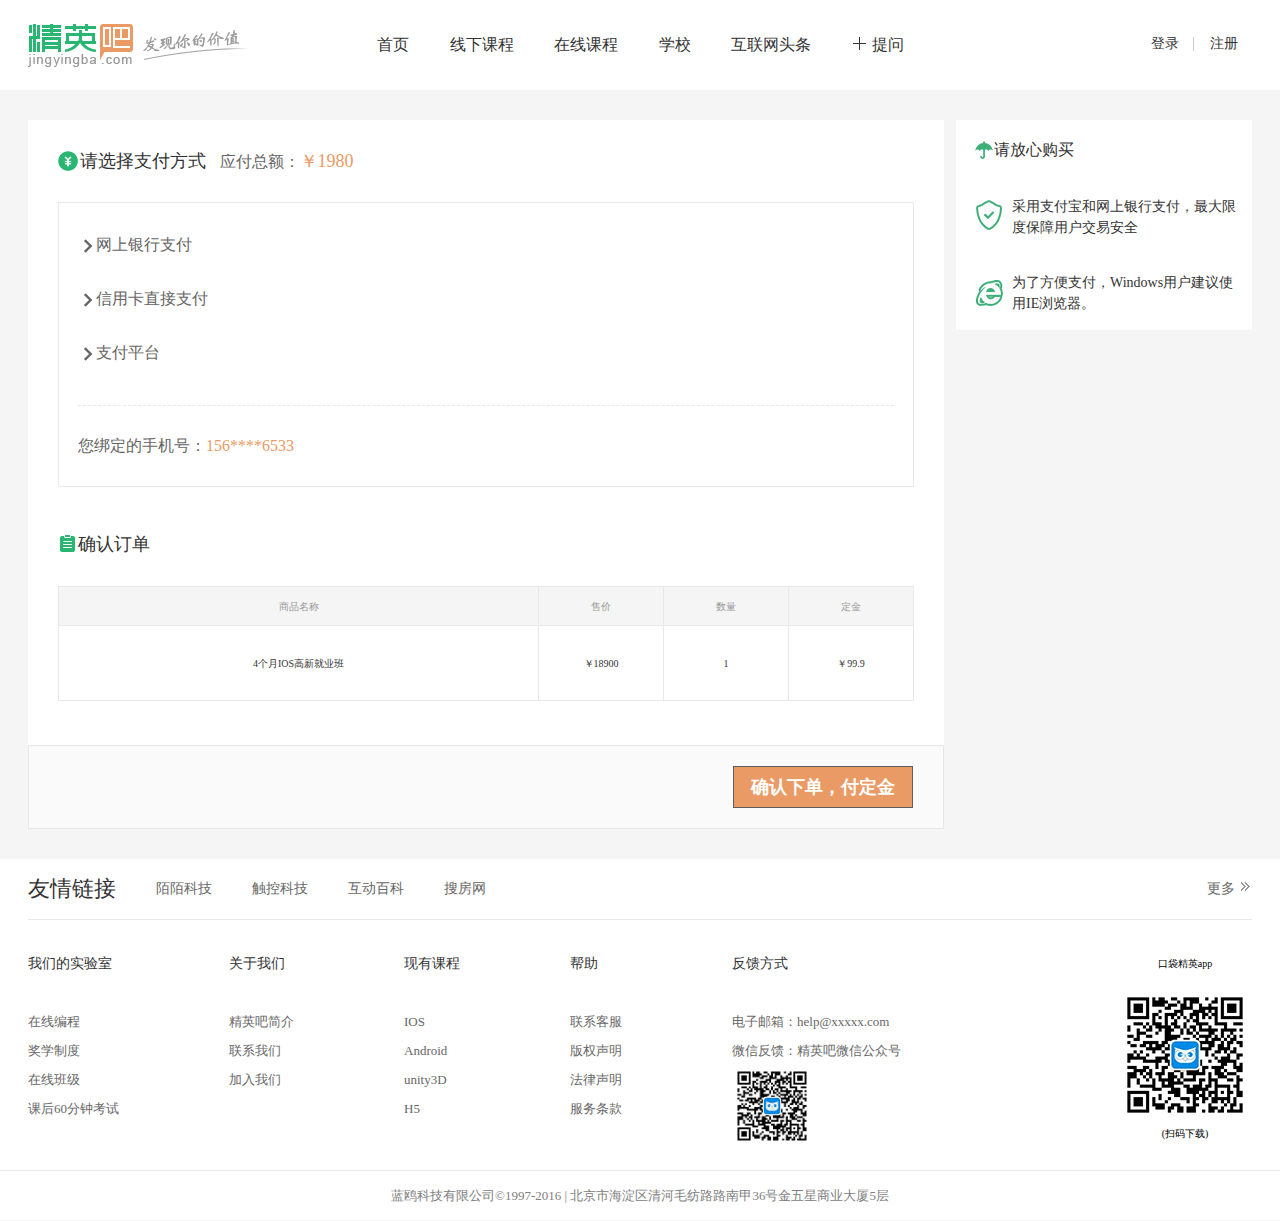
<file: secondterm/enrol.html>
<!DOCTYPE html>
<html lang="en">
<head>
	<meta charset="UTF-8">
	<title>enrol立即报名</title>
	<link rel="stylesheet" type="text/css" href="../css/base.css">
	<link rel="stylesheet" href="../css/header-footer.css" />
	<link rel="stylesheet" type="text/css" href="../css/secondterm/enrol.css">
</head>
<body>
	<div class="header">
			<div class="nav">
				
				<ul class="tab">
					<li>
						<a href="firstpage.html">
							首页
						</a>
					</li>
					<li>
						<a href="offline-course.html">
							线下课程
						</a>
					</li>
					<li>
						<a href="../elite/course_list.html">
							在线课程
						</a>
					</li>
					<li>
						<a href="offlineSchool.html">
							学校
						</a>
					</li>
					<li>
						<a href="../elite/novice.html">
							互联网头条
						</a>
					</li>
					<li class="tab6">
						<a href="javascript:void(0);">
							<span></span>
							提问
						</a>
					</li>
				</ul>
				<div class="sign">
					<a href="../elite/login_and_registered.html" class="signin">登录</a>
					<a href="../elite/login_and_registered.html" class="signup">注册</a>
				</div>
			</div>
	</div>

	<div class="enrol clearfix">
		<!-- 左边大块 -->
		<div class="enrol_left">
			<div class="left_conter">
				<div class="conter_header">
					<p class="p1">请选择支付方式&nbsp;&nbsp;&nbsp;<span class="yingfu">应付总额：</span><span class="money">￥1980</span></p>
				</div>
				<div class="conter_bank">
					<div class="bank1">
						<div class="bank11">
							<h2>网上银行支付</h2>
							<ul>
								<li class="ban1">
									<a href="###">
										<img src="../img/secondterm/active/enrol1.png">
									</a>
								</li>
								<li class="ban2">
									<a href="###">
										<img src="../img/secondterm/active/enrol1.png">
									</a>
								</li>
								<li class="ban3">
									<a href="###">
										<img src="../img/secondterm/active/enrol1.png">
									</a>
								</li>
								<li class="ban4">
									<a href="###">
										<img src="../img/secondterm/active/enrol1.png">
									</a>
								</li>
								<li class="ban5">
									<a href="###">
										<img src="../img/secondterm/active/enrol1.png">
									</a>
								</li>
								<li>
									<a href="###">
										<img src="../img/secondterm/active/enrol1.png">
									</a>
								</li>
								<li>
									<a href="###">
										<img src="../img/secondterm/active/enrol1.png">
									</a>
								</li>
								<li>
									<a href="###">
										<img src="../img/secondterm/active/enrol1.png">
									</a>
								</li>
								<li>
									<a href="###">
										<img src="../img/secondterm/active/enrol1.png">
									</a>
								</li>
								<li>
									<a href="###">
										<img src="../img/secondterm/active/enrol1.png">
									</a>
								</li>

							</ul>
						</div>
						<div class="bank22">
							<h2>信用卡直接支付</h2>
							<ul>
								<li class="ban1">
									<a href="###">
										<img src="../img/secondterm/active/enrol1.png">
									</a>
								</li>
								<li class="ban2">
									<a href="###">
										<img src="../img/secondterm/active/enrol1.png">
									</a>
								</li>
								<li class="ban3">
									<a href="###">
										<img src="../img/secondterm/active/enrol1.png">
									</a>
								</li>
								<li class="ban4">
									<a href="###">
										<img src="../img/secondterm/active/enrol1.png">
									</a>
								</li>
								<li class="ban5">
									<a href="###">
										<img src="../img/secondterm/active/enrol1.png">
									</a>
								</li>
								<li>
									<a href="###">
										<img src="../img/secondterm/active/enrol1.png">
									</a>
								</li>
								<li>
									<a href="###">
										<img src="../img/secondterm/active/enrol1.png">
									</a>
								</li>
								<li>
									<a href="###">
										<img src="../img/secondterm/active/enrol1.png">
									</a>
								</li>
								<li>
									<a href="###">
										<img src="../img/secondterm/active/enrol1.png">
									</a>
								</li>
								<li>
									<a href="###">
										<img src="../img/secondterm/active/enrol1.png">
									</a>
								</li>

							</ul>
						</div>
						<div class="bank33">
							<h2>支付平台</h2>
							<ul>
								<li>
									<a href="###">
										<img src="../img/secondterm/active/enrol3.png" class="img1">
									</a>
								</li>
								<li>
									<a href="###">
										<img src="../img/secondterm/active/enrol4.png" class="img2">
									</a>
								</li>
							</ul>
						</div>
					</div>
					<div class="bank2">
						<p>您绑定的手机号：<span>156****6533</span></p>
					</div>
				</div>
				<div class="conter_confirm">
					<p>确认订单</p>
					<table>
						<tr class="tr1">
							<td colspan="4">商品名称</td>
							<td>售价</td>
							<td>数量</td>
							<td>定金</td>
						</tr>
						<tr class="tr2">
							<td colspan="4" class="td1">4个月IOS高新就业班</td>
							<td>￥18900</td>
							<td>1</td>
							<td>￥99.9</td>
						</tr>
					</table>
				</div>
			</div>
			<div class="left_footer">
				<a href="evaluationRefund.html">
					<button id="fbtn">确认下单，付定金</button>
				</a>
			</div>
		</div>

		<!-- 右边小块 -->
		<div class="enrol_right">
			<p class="p1">请放心购买</p>
			<p class="p2">采用支付宝和网上银行支付，最大限度保障用户交易安全</p>
			<p class="p3">为了方便支付，Windows用户建议使用IE浏览器。</p>
		</div>
	</div>
	
	<div class="footer">
			<ul class="friendlink clearfix">
				<li class="fri1">
						友情链接
				</li>
				<li class="fri2">
					<a href="http://www.immomo.com/">
						陌陌科技
					</a>
				</li>
				<li class="fri3">
					<a href="http://www.chukong-inc.com/">
						触控科技
					</a>
				</li>
				<li class="fri4">
					<a href="http://www.baike.com/">
						互动百科
					</a>
				</li>
				<li class="fri5">
					<a href="http://gz.sofang.com/">
						搜房网
					</a>
				</li>
				<li class="fri6">
					<a href="../elite/link.html">
						更多
						<span></span>
					</a>
				</li>
			</ul>
			<div class="link clearfix">
				<ul class="lab">
					<li class="lin1">
						我们的实验室
					</li>	
					<li>
						<a href="javascript:void(0);">在线编程</a>
					</li>
					<li>
						<a href="javascript:void(0);">奖学制度</a>
					</li>
					<li>
						<a href="javascript:void(0);">在线班级</a>
					</li>
					<li>
						<a href="javascript:void(0);">课后60分钟考试</a>
					</li>
				</ul>
				<ul class="aboutus">
					<li class="lin2">
						关于我们
					</li>	
					<li>
						<a href="javascript:void(0);">精英吧简介</a>
					</li>
					<li>
						<a href="javascript:void(0);">联系我们</a>
					</li>
					<li>
						<a href="javascript:void(0);">加入我们</a>
					</li>
				</ul>
				<ul class="lesson">
					<li class="lin3">
						现有课程
					</li>	
					<li>
						<a href="javascript:void(0);">IOS</a>
					</li>
					<li>
						<a href="javascript:void(0);">Android</a>
					</li>
					<li>
						<a href="javascript:void(0);">unity3D</a>
					</li>
					<li>
						<a href="javascript:void(0);">H5</a>
					</li>
				</ul>
				<ul class="help">
					<li class="lin4">
						帮助
					</li>	
					<li>
						<a href="javascript:void(0);">联系客服</a>
					</li>
					<li>
						<a href="javascript:void(0);">版权声明</a>
					</li>
					<li>
						<a href="javascript:void(0);">法律声明</a>
					</li>
					<li>
						<a href="javascript:void(0);">服务条款</a>
					</li>
				</ul>
				<ul class="feedback">
					<li class="lin5">
						反馈方式
					</li>	
					<li>
						<a href="javascript:void(0);">电子邮箱：help@xxxxx.com</a>
					</li>
					<li>
						<a href="javascript:void(0);">微信反馈：精英吧微信公众号</a>
					</li>
					<li>
						<img src="../img/secondterm/erweima_weixin.png" alt="" />
					</li>
				</ul>
				<ul class="app">
					<li class="app1">
						口袋精英app
					</li>
					<li>
						<img src="../img/secondterm/erweima_app.png" alt="" />
					</li>
					<li>
						(扫码下载)
					</li>
				</ul>
			</div>
			<p class="copyright">蓝鸥科技有限公司©1997-2016 | 北京市海淀区清河毛纺路路南甲36号金五星商业大厦5层</p>
		</div>

	<script type="text/javascript" src="../js/jquery.min.js"></script>
	<script type="text/javascript">
		$(function() {
			$("h2").on("click",function() {
				$(this).next().toggle();
				$(this).toggleClass("open");
			})
		})
	</script>
</body>
</html>
</file>
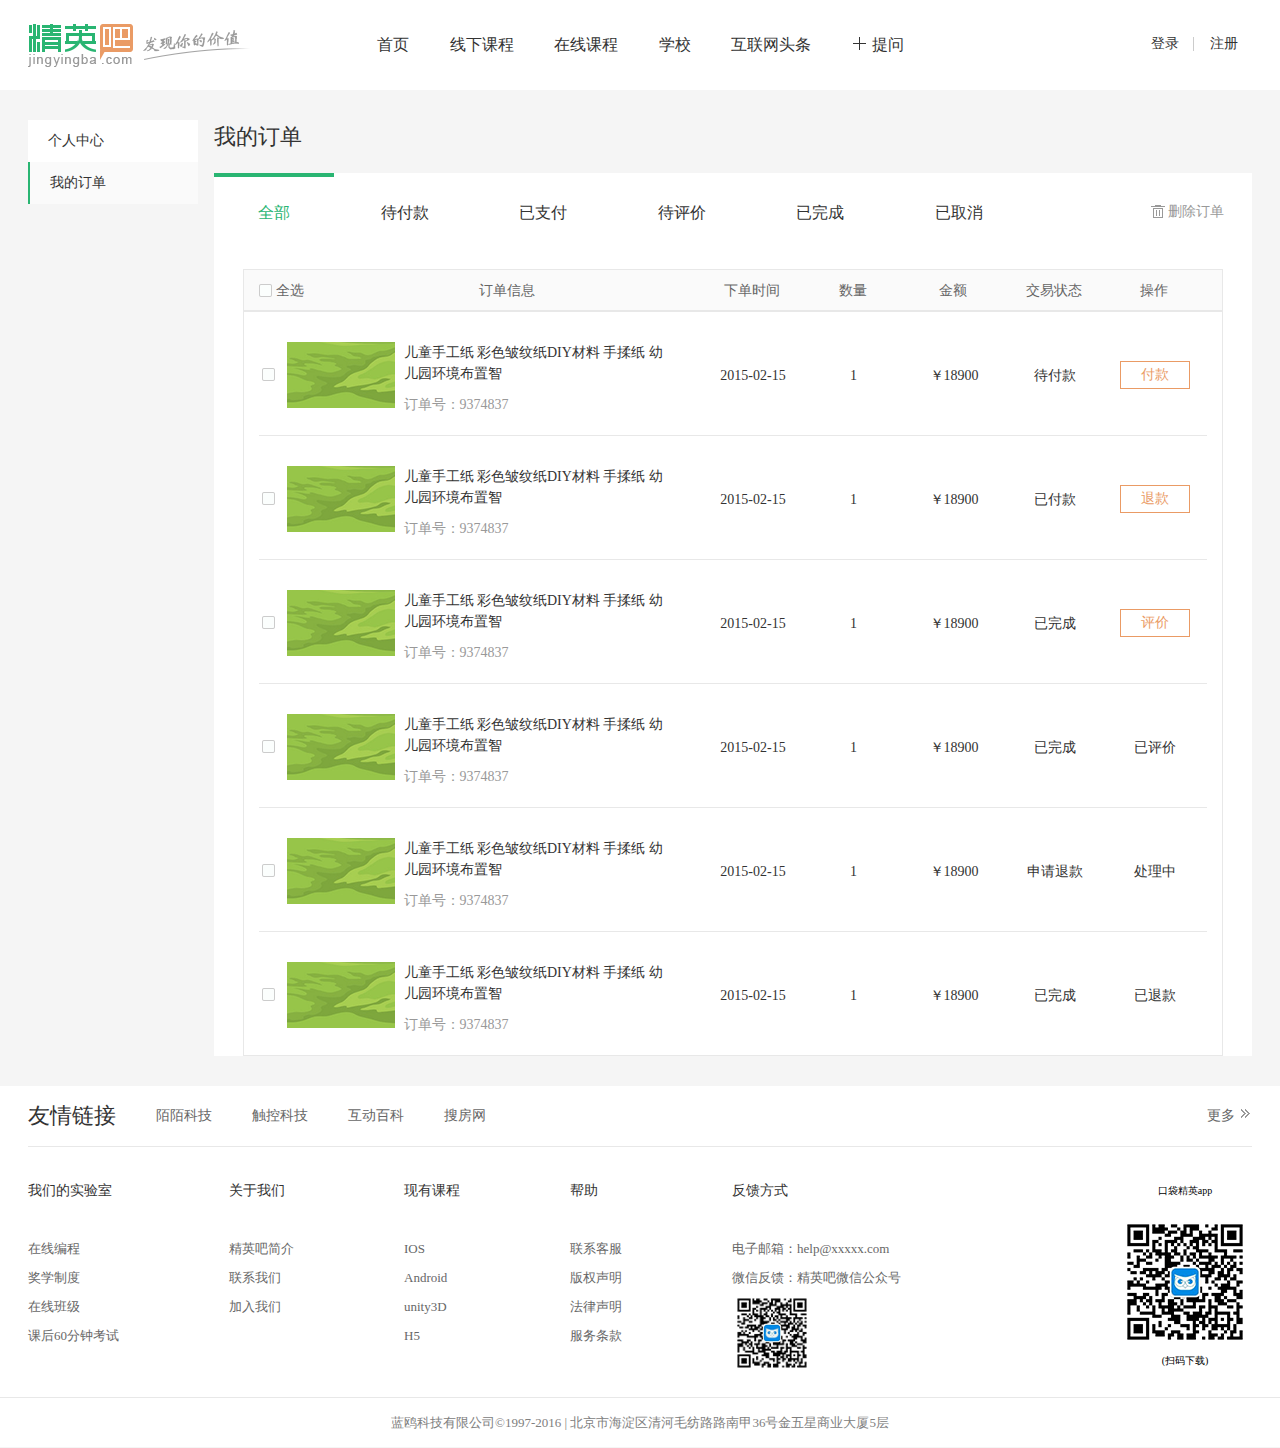
<file: secondterm/evaluationRefund.html>
<!DOCTYPE html>
<html lang="en">
<head>
	<meta charset="UTF-8">
	<title>evaluationRefund评价退款</title>
	<link rel="stylesheet" type="text/css" href="../css/base.css">
	<link rel="stylesheet" href="../css/header-footer.css" />
	<link rel="stylesheet" type="text/css" href="../css/secondterm/evaluationRefund.css">
</head>
<body>
	<div class="header">
			<div class="nav">
				
				<ul class="tab">
					<li>
						<a href="firstpage.html">
							首页
						</a>
					</li>
					<li>
						<a href="offline-course.html">
							线下课程
						</a>
					</li>
					<li>
						<a href="../elite/course_list.html">
							在线课程
						</a>
					</li>
					<li>
						<a href="offlineSchool.html">
							学校
						</a>
					</li>
					<li>
						<a href="../elite/novice.html">
							互联网头条
						</a>
					</li>
					<li class="tab6">
						<a href="javascript:void(0);">
							<span></span>
							提问
						</a>
					</li>
				</ul>
				<div class="sign">
					<a href="../elite/login_and_registered.html" class="signin">登录</a>
					<a href="../elite/login_and_registered.html" class="signup">注册</a>
				</div>
			</div>
	</div>

	<div class="evaluationRefund clearfix">
		<!-- 左边小块 -->
		<div class="evaluationRefund_left">
			<a href="../elite/personal_center.html">
				<div class="personal">个人中心</div>
			</a>
			<a href="javascript:void(0);">
				<div class="myOrders color">我的订单</div><!-- orders订单 -->
			</a>
		</div>
		<!-- 右边大块 -->
		<div class="evaluationRefund_right">
			<h1>我的订单</h1>
			<div class="content">
				<!-- 正文导航begin -->
				<div class="contentTop clearfix">
					<ul>
						<li>
							<a href="###" class="active">全部</a>
						</li>
						<li>
							<a href="###">待付款</a>
						</li>
						<li>
							<a href="###">已支付</a>
						</li>
						<li>
							<a href="###">待评价</a>
						</li>
						<li>
							<a href="###">已完成</a>
						</li>
						<li>
							<a href="###">已取消</a>
						</li>
					</ul>
					<button id="deleteBtn">删除订单</button>
				</div>
				<!-- 正文内容 -->
				<div id="wrap">

					<!-- 全部 -->
					<div class="contentCon" style="display: block;">
						<div class="con">
							<div class="s1">
								<div class="fit"></div>
								<span class="s11">全选</span>
							</div>
							<span class="s2">订单信息</span>
							<span class="s3">下单时间</span>
							<span class="s4">数量</span>
							<span class="s5">金额</span>
							<span class="s6">交易状态</span>
							<span class="s7">操作</span>
						</div>
						<div class="con1">
							<div class="inner notpaid">
								<ul>
									<li class="li1 clearfix">
										<img src="../img/secondterm/active/pingjia.png">
										<div class="dianji"></div>
									</li>
									<li class="li2">
										<p class="p1">儿童手工纸 彩色皱纹纸DIY材料 手揉纸 幼儿园环境布置智</p>
										<p class="p2">订单号：9374837</p>
									</li>
									<li class="li3">2015-02-15</li>
									<li class="li4">1</li>
									<li class="li5">￥18900</li>
									<li class="li6">待付款</li>
									<li class="li7">
										<a href="enrol.html">
											<button class="fbtn">付款</button>
										</a>
									</li>
								</ul>
							</div>
							<div class="inner paid">
								<ul>
									<li class="li1 clearfix">
										<img src="../img/secondterm/active/pingjia.png">
										<div class="dianji"></div>
									</li>
									<li class="li2">
										<p class="p1">儿童手工纸 彩色皱纹纸DIY材料 手揉纸 幼儿园环境布置智</p>
										<p class="p2">订单号：9374837</p>
									</li>
									<li class="li3">2015-02-15</li>
									<li class="li4">1</li>
									<li class="li5">￥18900</li>
									<li class="li6">已付款</li>
									<li class="li7">
										<button class="tbtn">退款</button>
									</li>
								</ul>
								<div class="refund"><!-- refund退款 -->
									<label class="la1">
										<span>*</span> 退款原因：<select name="sel" id="sel">
											<option>tuikuan</option>
											<option>tuikuan</option>
											<option>tuikuan</option>
											<option>tuikuan</option>
											<option>tuikuan</option>
										</select>
									</label>
									<label class="la2">
										<span>*</span> 退款金额：<input type="text" class="text">
									</label>
									<label class="la3">
										<span class="s3">退款说明：</span><textarea name="txt" class="txt" cols="30" rows="10" placeholder="淘宝美工实战案例体验课【特邀客座讲师】淘宝美工设计师必学课程，免费领取学习视频加 QQ群:387078125淘宝美工设计师必学课程淘宝美"></textarea><span class="s4">还可填写<span class="num">200</span>个字</span>
									</label>
									<button id="btn1">提交退款申请</button>
								</div>
							</div>
							<div class="inner pingjia">
								<ul>
									<li class="li1 clearfix">
										<img src="../img/secondterm/active/pingjia.png">
										<div class="dianji"></div>
									</li>
									<li class="li2">
										<p class="p1">儿童手工纸 彩色皱纹纸DIY材料 手揉纸 幼儿园环境布置智</p>
										<p class="p2">订单号：9374837</p>
									</li>
									<li class="li3">2015-02-15</li>
									<li class="li4">1</li>
									<li class="li5">￥18900</li>
									<li class="li6">已完成</li>
									<li class="li7">
										<button class="pbtn">评价</button>
									</li>
								</ul>
								<div class="evaluate"><!-- evaluate评价 -->
									<p class="p1">
										<span class="xing">*</span> 评分：
										<span class="star"></span>
										<span class="star"></span>
										<span class="star"></span>
										<span class="star"></span>
										<span class="star"></span>
									</p>
									<div class="xinde">
										<span class="xing">*</span> 心得：
										<div class="experience">
											<div class="top">
												<span class="a1">交通便利(323)</span>
												<span class="a2">学习气氛浓厚(1200)</span>
												<span class="a3">学习气氛浓厚(1200)</span>
											</div>
											<div class="bottom">
												<span class="a4">交通便利(323)</span>
												<span class="a5">学习气氛浓厚(1200)</span>
												<span class="a6">学习气氛浓厚(1200)</span>
												<span class="a7">学习气氛浓厚(1200)</span>
											</div>
										</div><!-- experience心得 -->
									</div>
									<label class="la4">
										<span class="s3">评价：</span><textarea name="txt" class="txt" cols="30" rows="10" placeholder="淘宝美工实战案例体验课【特邀客座讲师】淘宝美工设计师必学课程，免费领取学习视频加 QQ群:387078125淘宝美工设计师必学课程淘宝美"></textarea><span class="s4">还可填写<span class="num">200</span>个字</span>
									</label>
									<button class="btn2">发表评价</button>
								</div>
							</div>
							<div class="inner finish">
								<ul>
									<li class="li1 clearfix">
										<img src="../img/secondterm/active/pingjia.png">
										<div class="dianji"></div>
									</li>
									<li class="li2">
										<p class="p1">儿童手工纸 彩色皱纹纸DIY材料 手揉纸 幼儿园环境布置智</p>
										<p class="p2">订单号：9374837</p>
									</li>
									<li class="li3">2015-02-15</li>
									<li class="li4">1</li>
									<li class="li5">￥18900</li>
									<li class="li6">已完成</li>
									<li class="li7">已评价</li>
								</ul>
							</div>
							<div class="inner refund1">
								<ul>
									<li class="li1 clearfix">
										<img src="../img/secondterm/active/pingjia.png">
										<div class="dianji"></div>
									</li>
									<li class="li2">
										<p class="p1">儿童手工纸 彩色皱纹纸DIY材料 手揉纸 幼儿园环境布置智</p>
										<p class="p2">订单号：9374837</p>
									</li>
									<li class="li3">2015-02-15</li>
									<li class="li4">1</li>
									<li class="li5">￥18900</li>
									<li class="li6">申请退款</li>
									<li class="li7">处理中</li>
								</ul>
							</div>
							<div class="inner finish">
								<ul class="wra6">
									<li class="li1 clearfix">
										<img src="../img/secondterm/active/pingjia.png">
										<div class="dianji"></div>
									</li>
									<li class="li2">
										<p class="p1">儿童手工纸 彩色皱纹纸DIY材料 手揉纸 幼儿园环境布置智</p>
										<p class="p2">订单号：9374837</p>
									</li>
									<li class="li3">2015-02-15</li>
									<li class="li4">1</li>
									<li class="li5">￥18900</li>
									<li class="li6">已完成</li>
									<li class="li7">已退款</li>
								</ul>
							</div>
						</div>
					</div>

					<!-- 待付款 -->
					<div class="contentCon1">
						<div class="con">
							<div class="s1">
								<div class="fit"></div>
								<span class="s11">全选</span>
							</div>
							<span class="s2">订单信息</span>
							<span class="s3">下单时间</span>
							<span class="s4">数量</span>
							<span class="s5">金额</span>
							<span class="s6">交易状态</span>
							<span class="s7">操作</span>
						</div>
						<div class="con1">
						<div class="inner notpaid">
								<ul>
									<li class="li1 clearfix">
										<img src="../img/secondterm/active/pingjia.png">
										<div class="dianji"></div>
									</li>
									<li class="li2">
										<p class="p1">儿童手工纸 彩色皱纹纸DIY材料 手揉纸 幼儿园环境布置智</p>
										<p class="p2">订单号：9374837</p>
									</li>
									<li class="li3">2015-02-15</li>
									<li class="li4">1</li>
									<li class="li5">￥18900</li>
									<li class="li6">待付款</li>
									<li class="li7">
										<a href="enrol.html">
											<button class="fbtn">付款</button>
										</a>
									</li>
								</ul>
							</div>	
						</div>
					</div>

					<!-- 已支付 -->
					<div class="contentCon2">
						<div class="con">
							<div class="s1">
								<div class="fit"></div>
								<span class="s11">全选</span>
							</div>
							<span class="s2">订单信息</span>
							<span class="s3">下单时间</span>
							<span class="s4">数量</span>
							<span class="s5">金额</span>
							<span class="s6">交易状态</span>
							<span class="s7">操作</span>
						</div>
						<div class="con1">
						<div class="inner paid">
								<ul>
									<li class="li1 clearfix">
										<img src="../img/secondterm/active/pingjia.png">
										<div class="dianji"></div>
									</li>
									<li class="li2">
										<p class="p1">儿童手工纸 彩色皱纹纸DIY材料 手揉纸 幼儿园环境布置智</p>
										<p class="p2">订单号：9374837</p>
									</li>
									<li class="li3">2015-02-15</li>
									<li class="li4">1</li>
									<li class="li5">￥18900</li>
									<li class="li6">已付款</li>
									<li class="li7">
										<button class="tbtn">退款</button>
									</li>
								</ul>
								<div class="refund"><!-- refund退款 -->
									<label class="la1">
										<span>*</span> 退款原因：<select name="sel" id="sel">
											<option>tuikuan</option>
											<option>tuikuan</option>
											<option>tuikuan</option>
											<option>tuikuan</option>
											<option>tuikuan</option>
										</select>
									</label>
									<label class="la2">
										<span>*</span> 退款金额：<input type="text" class="text">
									</label>
									<label class="la3">
										<span class="s3">退款说明：</span><textarea name="txt" class="txt" cols="30" rows="10" placeholder="淘宝美工实战案例体验课【特邀客座讲师】淘宝美工设计师必学课程，免费领取学习视频加 QQ群:387078125淘宝美工设计师必学课程淘宝美"></textarea><span class="s4">还可填写<span class="num">200</span>个字</span>
									</label>
									<button id="btn1">提交退款申请</button>
								</div>
							</div>
						</div>
					</div>

					<!-- 待评价 -->
					<div class="contentCon3">
						<div class="con">
							<div class="s1">
								<div class="fit"></div>
								<span class="s11">全选</span>
							</div>
							<span class="s2">订单信息</span>
							<span class="s3">下单时间</span>
							<span class="s4">数量</span>
							<span class="s5">金额</span>
							<span class="s6">交易状态</span>
							<span class="s7">操作</span>
						</div>
						<div class="con1">
						<div class="inner pingjia">
								<ul>
									<li class="li1 clearfix">
										<img src="../img/secondterm/active/pingjia.png">
										<div class="dianji"></div>
									</li>
									<li class="li2">
										<p class="p1">儿童手工纸 彩色皱纹纸DIY材料 手揉纸 幼儿园环境布置智</p>
										<p class="p2">订单号：9374837</p>
									</li>
									<li class="li3">2015-02-15</li>
									<li class="li4">1</li>
									<li class="li5">￥18900</li>
									<li class="li6">已完成</li>
									<li class="li7">
										<button class="pbtn">评价</button>
									</li>
								</ul>
								<div class="evaluate"><!-- evaluate评价 -->
									<p class="p1">
										<span class="xing">*</span> 评分：
										<span class="star"></span>
										<span class="star"></span>
										<span class="star"></span>
										<span class="star"></span>
										<span class="star"></span>
									</p>
									<div class="xinde">
										<span class="xing">*</span> 心得：
										<div class="experience">
											<div class="top">
												<span class="a1">交通便利(323)</span>
												<span class="a2">学习气氛浓厚(1200)</span>
												<span class="a3">学习气氛浓厚(1200)</span>
											</div>
											<div class="bottom">
												<span class="a4">交通便利(323)</span>
												<span class="a5">学习气氛浓厚(1200)</span>
												<span class="a6">学习气氛浓厚(1200)</span>
												<span class="a7">学习气氛浓厚(1200)</span>
											</div>
										</div><!-- experience心得 -->
									</div>
									<label class="la4">
										<span class="s3">评价：</span><textarea name="txt" class="txt" cols="30" rows="10" placeholder="淘宝美工实战案例体验课【特邀客座讲师】淘宝美工设计师必学课程，免费领取学习视频加 QQ群:387078125淘宝美工设计师必学课程淘宝美"></textarea><span class="s4">还可填写<span class="num">200</span>个字</span>
									</label>
									<button class="btn2">发表评价</button>
								</div>
							</div>
						</div>
					</div>

					<!-- 已完成 -->
					<div class="contentCon4">
						<div class="con">
							<div class="s1">
								<div class="fit"></div>
								<span class="s11">全选</span>
							</div>
							<span class="s2">订单信息</span>
							<span class="s3">下单时间</span>
							<span class="s4">数量</span>
							<span class="s5">金额</span>
							<span class="s6">交易状态</span>
							<span class="s7">操作</span>
						</div>
						<div class="con1">
							<div class="inner finish">
								<ul>
									<li class="li1 clearfix">
										<img src="../img/secondterm/active/pingjia.png">
										<div class="dianji"></div>
									</li>
									<li class="li2">
										<p class="p1">儿童手工纸 彩色皱纹纸DIY材料 手揉纸 幼儿园环境布置智</p>
										<p class="p2">订单号：9374837</p>
									</li>
									<li class="li3">2015-02-15</li>
									<li class="li4">1</li>
									<li class="li5">￥18900</li>
									<li class="li6">已完成</li>
									<li class="li7">已评价</li>
								</ul>
							</div>
							<div class="inner finish">
								<ul>
									<li class="li1 clearfix">
										<img src="../img/secondterm/active/pingjia.png">
										<div class="dianji"></div>
									</li>
									<li class="li2">
										<p class="p1">儿童手工纸 彩色皱纹纸DIY材料 手揉纸 幼儿园环境布置智</p>
										<p class="p2">订单号：9374837</p>
									</li>
									<li class="li3">2015-02-15</li>
									<li class="li4">1</li>
									<li class="li5">￥18900</li>
									<li class="li6">已完成</li>
									<li class="li7">已退款</li>
								</ul>
							</div>
						</div>
					</div>
					
					<!-- 已取消 -->
					<div class="contentCon5">
						<div class="con">
							<div class="s1">
								<div class="fit"></div>
								<span class="s11">全选</span>
							</div>
							<span class="s2">订单信息</span>
							<span class="s3">下单时间</span>
							<span class="s4">数量</span>
							<span class="s5">金额</span>
							<span class="s6">交易状态</span>
							<span class="s7">操作</span>
						</div>
						<div class="con1">
						<div class="inner refund1">
								<ul>
									<li class="li1 clearfix">
										<img src="../img/secondterm/active/pingjia.png">
										<div class="dianji"></div>
									</li>
									<li class="li2">
										<p class="p1">儿童手工纸 彩色皱纹纸DIY材料 手揉纸 幼儿园环境布置智</p>
										<p class="p2">订单号：9374837</p>
									</li>
									<li class="li3">2015-02-15</li>
									<li class="li4">1</li>
									<li class="li5">￥18900</li>
									<li class="li6">申请退款</li>
									<li class="li7">处理中</li>
								</ul>
							</div>
						</div>
					</div>

				</div>
			</div>
		</div>
	</div>

	<div class="footer">
			<ul class="friendlink clearfix">
				<li class="fri1">
						友情链接
				</li>
				<li class="fri2">
					<a href="http://www.immomo.com/">
						陌陌科技
					</a>
				</li>
				<li class="fri3">
					<a href="http://www.chukong-inc.com/">
						触控科技
					</a>
				</li>
				<li class="fri4">
					<a href="http://www.baike.com/">
						互动百科
					</a>
				</li>
				<li class="fri5">
					<a href="http://gz.sofang.com/">
						搜房网
					</a>
				</li>
				<li class="fri6">
					<a href="../elite/link.html">
						更多
						<span></span>
					</a>
				</li>
			</ul>
			<div class="link clearfix">
				<ul class="lab">
					<li class="lin1">
						我们的实验室
					</li>	
					<li>
						<a href="javascript:void(0);">在线编程</a>
					</li>
					<li>
						<a href="javascript:void(0);">奖学制度</a>
					</li>
					<li>
						<a href="javascript:void(0);">在线班级</a>
					</li>
					<li>
						<a href="javascript:void(0);">课后60分钟考试</a>
					</li>
				</ul>
				<ul class="aboutus">
					<li class="lin2">
						关于我们
					</li>	
					<li>
						<a href="javascript:void(0);">精英吧简介</a>
					</li>
					<li>
						<a href="javascript:void(0);">联系我们</a>
					</li>
					<li>
						<a href="javascript:void(0);">加入我们</a>
					</li>
				</ul>
				<ul class="lesson">
					<li class="lin3">
						现有课程
					</li>	
					<li>
						<a href="javascript:void(0);">IOS</a>
					</li>
					<li>
						<a href="javascript:void(0);">Android</a>
					</li>
					<li>
						<a href="javascript:void(0);">unity3D</a>
					</li>
					<li>
						<a href="javascript:void(0);">H5</a>
					</li>
				</ul>
				<ul class="help">
					<li class="lin4">
						帮助
					</li>	
					<li>
						<a href="javascript:void(0);">联系客服</a>
					</li>
					<li>
						<a href="javascript:void(0);">版权声明</a>
					</li>
					<li>
						<a href="javascript:void(0);">法律声明</a>
					</li>
					<li>
						<a href="javascript:void(0);">服务条款</a>
					</li>
				</ul>
				<ul class="feedback">
					<li class="lin5">
						反馈方式
					</li>	
					<li>
						<a href="javascript:void(0);">电子邮箱：help@xxxxx.com</a>
					</li>
					<li>
						<a href="javascript:void(0);">微信反馈：精英吧微信公众号</a>
					</li>
					<li>
						<img src="../img/secondterm/erweima_weixin.png" alt="" />
					</li>
				</ul>
				<ul class="app">
					<li class="app1">
						口袋精英app
					</li>
					<li>
						<img src="../img/secondterm/erweima_app.png" alt="" />
					</li>
					<li>
						(扫码下载)
					</li>
				</ul>
			</div>
			<p class="copyright">蓝鸥科技有限公司©1997-2016 | 北京市海淀区清河毛纺路路南甲36号金五星商业大厦5层</p>
		</div>

	<script type="text/javascript" src="../js/jquery.min.js"></script>
	<script type="text/javascript">
		$(function() {
			var len = $(".dianji").length;
			// tab切换（个人中心与我的订单 ）
			$(".evaluationRefund_left div").on("click",function() {
				$(this).addClass(" color").siblings().removeClass("color");
			})
			// tab切换（我的订单）
			$(".contentTop a").click(function() {
				var index = $(this).parent().index();
				$(this).addClass("active").parent().siblings().children().removeClass("active");
				$("#wrap>div").eq(index).show().siblings().hide();
			})
			$(".con1").eq(0).find(".inner").each(function(index,item) {
 				$(this).attr("data",index);
 			})

			// $(".contentCon1 .con1").append($(".notpaid").clone());
			// $(".contentCon2 .con1").append($(".paid").clone());
			// $(".contentCon3 .con1").append($(".pingjia").clone());
			// $(".contentCon4 .con1").append($(".finish").clone());
			// $(".contentCon5 .con1").append($(".refund1").clone());
			// 单选
			$("li .dianji").on("click",function() {
				$(this).toggleClass(" dianji1");
				if(this.className=="dianji"){
					$(".fit").removeClass("fit1");
				}
				if($(".dianji1").length < $(".dianji").length) {
					$(".fit").removeClass("fit1");
				}else if($(".dianji1").length == $(".dianji").length){
					$(".fit").addClass("fit1");
				}
				console.log($(".dianji1").length , $(".dianji").length)
			})
			// 全选
			$(".fit").on("click",function() {
				$(".fit").toggleClass("fit1");
				
				if($(".fit").get(0).className=="fit fit1") {
					for(var i = 0; i < len; i++) {
						$(".dianji").eq(i).addClass("dianji1");
					}
				}else {
					$(".dianji").removeClass(" dianji1");
				}
			})

			//删除订单
			$("#deleteBtn").on("click",function() {
				$(".dianji1").each(function() {
					var dataIndex = $(this).parents(".inner").attr("data");
					console.log(dataIndex)
					for(var i = 0; i < $(".inner").length; i++) {
						if($(".inner").eq(i).attr("data") == dataIndex) {
		 					$(".inner").eq(i).remove();
		 				}
					}
					
				})
 			})
 
 			//退款
 			$(".tbtn").on("click",function() {
 				$(".refund").toggle();
 			})

 			//评价
 			$(".pbtn").on("click",function() {
 				$(".evaluate").toggle();
 			})

 			//评分
 			$(".star").on("click",function() {
 				var num = $(this).index();
 				$(".star").removeClass("yellowstar");
 				for(var i = 0; i < num; i++) {
 					$(".star").eq(i).addClass("yellowstar");
 				}
 			})

		})

	//字数统计
	var num = document.querySelectorAll(".num");
	var txt = document.querySelectorAll(".txt");
	for(var i = 0; i < num.length; i++) {
		txt[i].oninput = function() {
			for(var j = 0; j < txt.length; j++) {
				num[j].innerHTML = 200 - this.value.length;
			}
		}
	}
	</script>
</body>
</html>
</file>
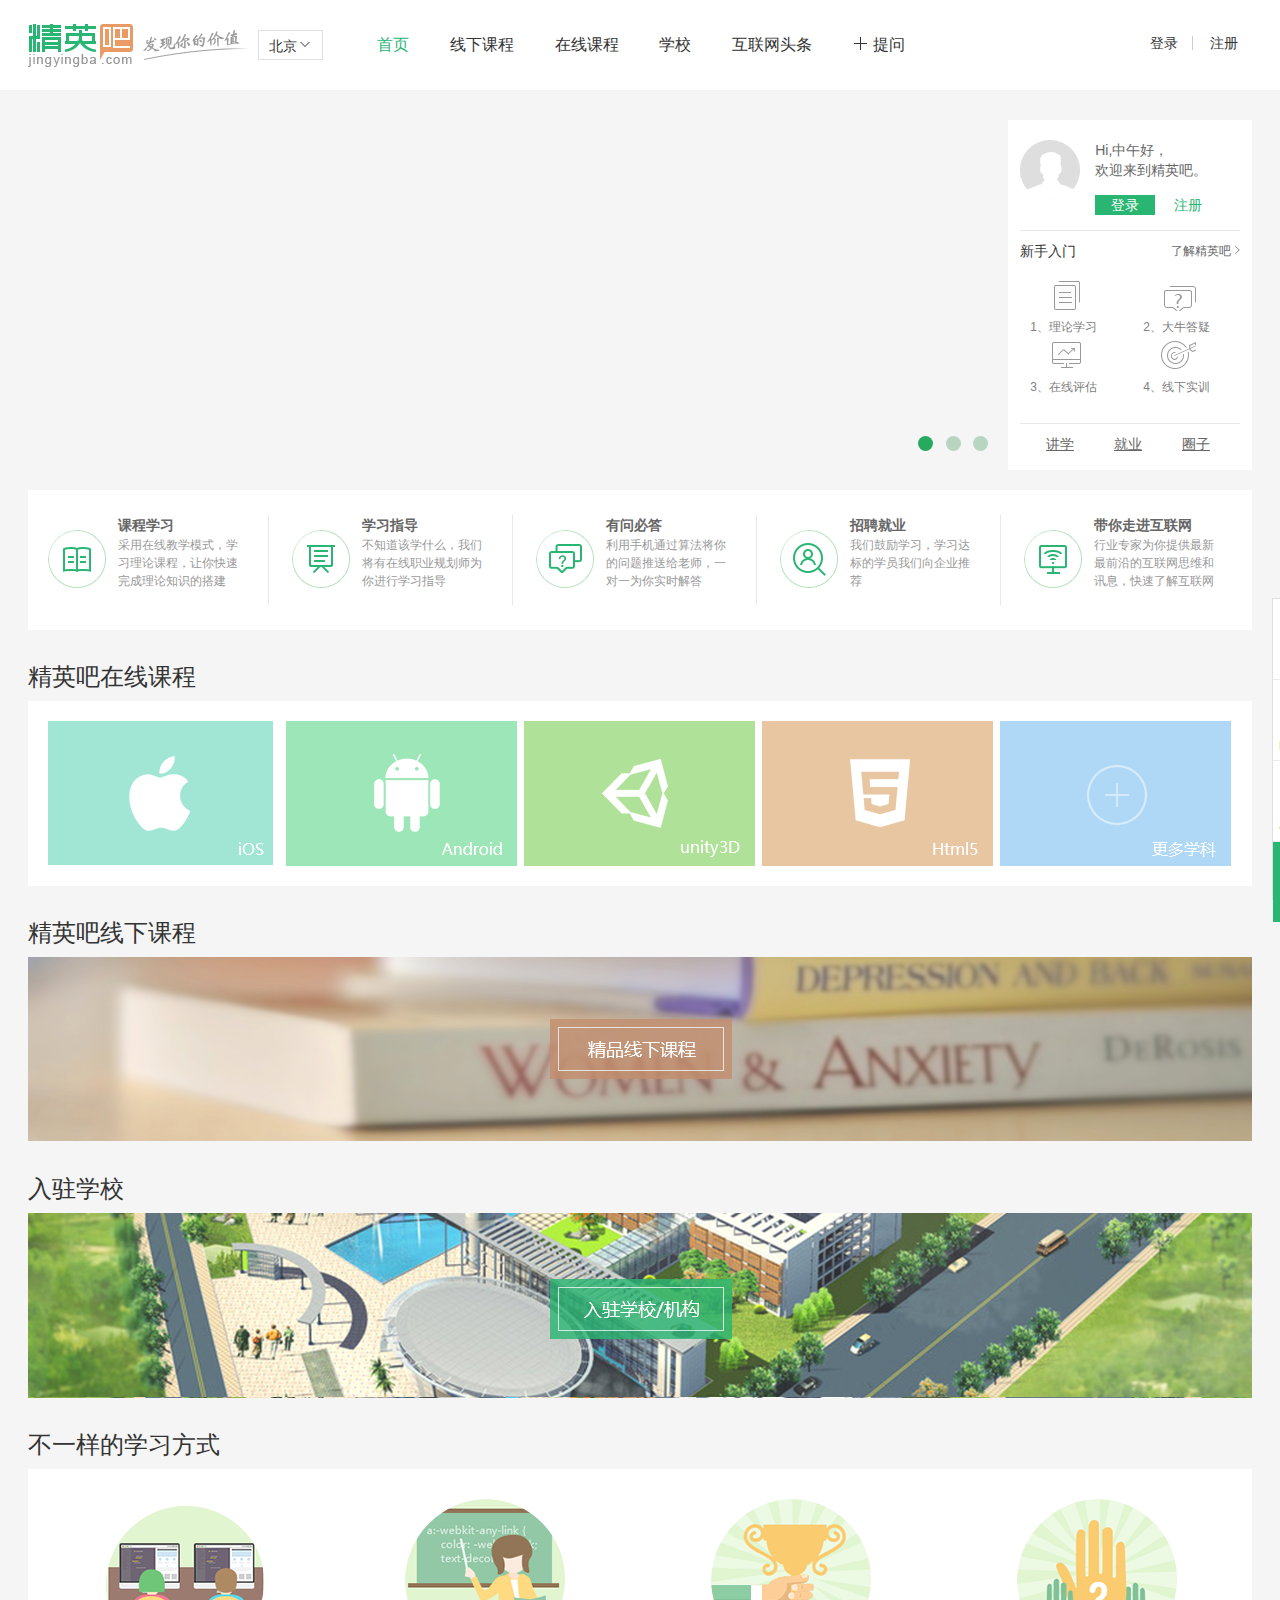
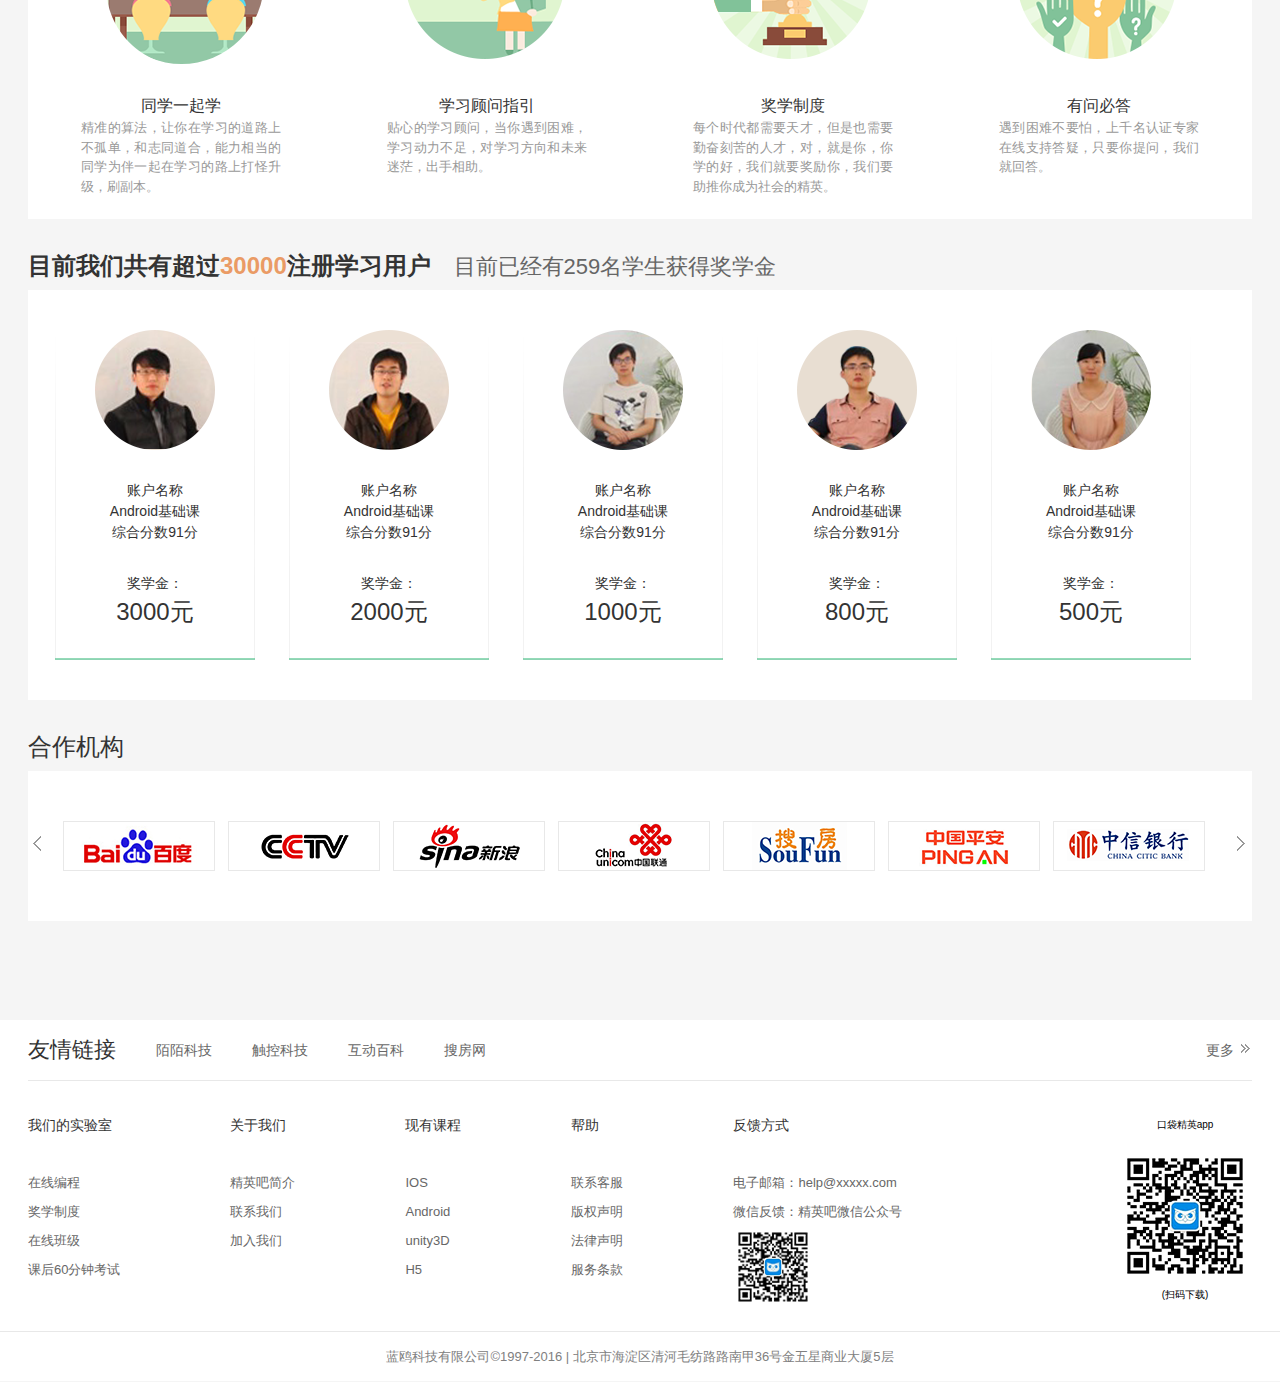
<file: secondterm/firstpage.html>
<!DOCTYPE html>
<html>
	<head>
		<meta charset="UTF-8">
		<meta name="viewport" content="width=device-width,initial-scale=1,minimum-scale=1,maximum-scale=1,user-scalable=no" />
		<title>首页</title>
		<link rel="stylesheet" href="../css/base.css" />
		<link rel="stylesheet" href="../css/header-footer.css" />
		<link rel="stylesheet" href="../css/secondterm/firstpage.css" />
	</head>
	<body>
		<div class="header">
			<div class="nav">
				<a href="javascript:void(0);" id="locate">北京</a>
				<ul class="selectlocate clearfix">
					<li class="sel">
						<a href="javascript:void(0);">
							<div class="mask"></div>
							<img src="../img/secondterm/beijing.png" alt="" />
							<p class="newlocate">北京</p>
						</a>
					</li>
					<li class="sel2">
						<a href="javascript:void(0);">
							<div class="mask"></div>
							<img src="../img/secondterm/dalian.png" alt="" />
							<p class="newlocate">大连</p>
						</a>
					</li>
					<li class="sel3">
						<a href="javascript:void(0);">
							<div class="mask"></div>
							<img src="../img/secondterm/zhengzhou.png" alt="" />
							<p class="newlocate">郑州</p>
						</a>
					</li>
					<li class="sel4">
						<a href="javascript:void(0);">
							<div class="mask"></div>
							<img src="../img/secondterm/shanghai.png" alt="" />
							<p class="newlocate">上海</p>
						</a>
					</li>
					<li class="sel5">
						<a href="javascript:void(0);">
							<div class="mask"></div>
							<img src="../img/secondterm/guangzhou.png" alt="" />
							<p class="newlocate">广州</p>
						</a>
					</li>
					<li class="sel6">
						<a href="javascript:void(0);">
							<div class="mask"></div>
							<img src="../img/secondterm/xian.png" alt="" />
							<p class="newlocate">西安</p>
						</a>
					</li>
					<li class="sel7">
						<a href="javascript:void(0);">
							<div class="mask"></div>
							<img src="../img/secondterm/wuhan.png" alt="" />
							<p class="newlocate">武汉</p>
						</a>
					</li>
				</ul>
				<ul class="tab">
					<li>
						<a href="firstpage.html" style="color: #29b572;">
							首页
						</a>
					</li>
					<li>
						<a href="offline-course.html">
							线下课程
						</a>
					</li>
					<li>
						<a href="../elite/course_list.html">
							在线课程
						</a>
					</li>
					<li>
						<a href="offlineSchool.html">
							学校
						</a>
					</li>
					<li>
						<a href="../elite/novice.html">
							互联网头条
						</a>
					</li>
					<li class="tab6">
						<a href="javascript:void(0);">
							<span></span>
							提问
						</a>
					</li>
				</ul>
				<div class="sign">
					<a href="../elite/login_and_registered.html" class="signin">登录</a>
					<a href="../elite/login_and_registered.html" class="signup">注册</a>
				</div>
			</div>
		</div>

		<div class="section">
			<div class="info">
				<div class="wrapper">
					<div class="container clearfix">
					</div>
					<div id="pagination">
						<span class="active"></span>
						<span></span>
						<span class="pag3"></span>
					</div>
				</div>
				<div class="welcome">
					<div class="person clearfix">
						<img src="../img/secondterm/active/user.png" alt="" />
						<p class="per1">Hi,中午好，</p>
						<p>欢迎来到精英吧。</p>
						<div class="show">
							<a href="../elite/login_and_registered.html" class="selected" class="sho1">登录</a>
							<a href="../elite/login_and_registered.html">注册</a>
						</div>
					</div>
					<div class="rudiment clearfix">
						<p class="rud1">新手入门</p>
						<p class="rud2">
							<a href="javascript:void(0);">
								了解精英吧
								<span></span>
							</a>
						</p>
					</div>
					<ul class="detail">
						<li class="det1">
							<a class="theory" href="javascript:void(0);">
								<span class="one"></span>
								1、理论学习
							</a>
						</li>
						<li class="det2">
							<a class="cattle" href="javascript:void(0);">
								<span class="two"></span>
								2、大牛答疑
							</a>
						</li>
						<li class="det3">
							<a class="test" href="javascript:void(0);">
								<span class="three"></span>
								3、在线评估
							</a>
						</li>
						<li class="det4">
							<a class="practice" href="javascript:void(0);">
								<span class="four"></span>
								4、线下实训
							</a>
						</li>
					</ul>
					<ul class="allure clearfix">
						<li>
							<a href="javascript:void(0);">
								讲学
							</a>
						</li>
						<li class="all2">
							<a href="javascript:void(0);">
								就业
							</a>
						</li>
						<li>
							<a href="javascript:void(0);">
								圈子
							</a>
						</li>
					</ul>
				</div>
			</div>
			<div class="advantage">
				<ul>
					<li>
						<span class="first"></span>
						<div class="tell">
							<span>课程学习</span>
							<p>采用在线教学模式，学习理论课程，让你快速完成理论知识的搭建</p>
						</div>
					</li>
					<li>
						<span class="second"></span>
						<div class="tell">
							<span>学习指导</span>
							<p>不知道该学什么，我们将有在线职业规划师为你进行学习指导</p>
						</div>
					</li>
					<li>
						<span class = "third"></span>
						<div class="tell">
							<span>有问必答</span>
							<p>利用手机通过算法将你的问题推送给老师，一对一为你实时解答</p>
						</div>
					</li>
					<li>
						<span class="fourth"></span>
						<div class="tell">
							<span>招聘就业</span>
							<p>我们鼓励学习，学习达标的学员我们向企业推荐</p>
						</div>
					</li>
					<li class="adv5">
						<span class="fifth"></span>
						<div class="tell">
							<span>带你走进互联网</span>
							<p>行业专家为你提供最新最前沿的互联网思维和讯息，快速了解互联网</p>
						</div>
					</li>
				</ul>
			</div>
			<div class="online">
				<p>精英吧在线课程</p>
				<ul>
					<li class="onl1">
						<a class="ios" href="../elite/course_list.html"></a>
					</li>
					<li class="onl2">
						<a class="android" href="../elite/course_list.html"></a>
					</li>
					<li class="onl3">
						<a class="u3d" href="../elite/course_list.html"></a>
					</li>
					<li class="onl4">
						<a class="h5" href="../elite/course_list.html"></a>
					</li>
					<li class="onl5">
						<a class="more" href="../elite/course_list.html"></a>
					</li>
				</ul>
			</div>
			<div class="offline">
				<p>精英吧线下课程</p>
				<a href="offline-course.html"></a>
			</div>
			<div class="school">
				<p>入驻学校</p>
				<a href="offlineSchool.html"></a>
			</div>
			<div class="different">
				<p>不一样的学习方式</p>
				<ul class="sli">
					<li class="sli1">
						<span class="back"></span>
						<div>
							<p class="p1">同学一起学</p>
							<p class="p2">精准的算法，让你在学习的道路上不孤单，和志同道合，能力相当的同学为伴一起在学习的路上打怪升级，刷副本。</p>
						</div>
					</li>
					<li class="sli2">
						<span class="front"></span>
						<div>
							<p class="p1">学习顾问指引</p>
							<p class="p2">贴心的学习顾问，当你遇到困难，学习动力不足，对学习方向和未来迷茫，出手相助。</p>
						</div>
					</li>
					<li class="sli3">
						<span class="face"></span>
						<div>
							<p class="p1">奖学制度</p>
							<p class="p2">每个时代都需要天才，但是也需要勤奋刻苦的人才，对，就是你，你学的好，我们就要奖励你，我们要助推你成为社会的精英。</p>
						</div>
					</li>
					<li class="sli4">
						<span class="side"></span>
						<div>
							<p class="p1">有问必答</p>
							<p class="p2">遇到困难不要怕，上千名认证专家在线支持答疑，只要你提问，我们就回答。</p>
						</div>
					</li>
				</ul>
			</div>
			<div class="signstudy">
				<p>目前我们共有超过<span>30000</span>注册学习用户</p>
				<span>目前已经有259名学生获得奖学金</span>
				<div class="well">
					<ul class="showboard">
						<li class="boa1">
							<img src="../img/secondterm/active/head1.png" alt="" />
							<div class="sum">
								<p>账户名称</p>
								<p>Android基础课</p>
								<p>综合分数91分</p>
							</div>
							<p class="prize">奖学金：</p>
							<p class="count">3000元</p>
						</li>
						<li class="boa2">
							<img src="../img/secondterm/active/head2.png" alt="" />
							<div class="sum">
								<p>账户名称</p>
								<p>Android基础课</p>
								<p>综合分数91分</p>
							</div>
							<p class="prize">奖学金：</p>
							<p class="count">2000元</p>
						</li>
						<li class="boa3">
							<img src="../img/secondterm/active/head3.png" alt="" />
							<div class="sum">
								<p>账户名称</p>
								<p>Android基础课</p>
								<p>综合分数91分</p>
							</div>
							<p class="prize">奖学金：</p>
							<p class="count">1000元</p>
						</li>
						<li class="boa4">
							<img src="../img/secondterm/active/head4.png" alt="" />
							<div class="sum">
								<p>账户名称</p>
								<p>Android基础课</p>
								<p>综合分数91分</p>
							</div>
							<p class="prize">奖学金：</p>
							<p class="count">800元</p>
						</li>
						<li class="boa5">
							<img src="../img/secondterm/active/head5.png" alt="" />
							<div class="sum">
								<p>账户名称</p>
								<p>Android基础课</p>
								<p>综合分数91分</p>
							</div>
							<p class="prize">奖学金：</p>
							<p class="count">500元</p>
						</li>
					</ul>
				</div>
			</div>
			<div class="company">
					<p>合作机构</p>
					<div class="com">
						<a id="goleft" href="javascript:void(0);"></a>
						<a id="goright" href="javascript:void(0);"></a>
						<div class="seen">
							<ul class="long">
								<li>
									<a class="icon1" href="javascript:void(0);"></a>
								</li>
								<li>
									<a class="icon2" href="javascript:void(0);"></a>
								</li>
								<li>
									<a class="icon3" href="javascript:void(0);"></a>
								</li>
								<li>
									<a class="icon4" href="javascript:void(0);"></a>
								</li>
								<li>
									<a class="icon5" href="javascript:void(0);"></a>
								</li>
								<li>
									<a class="icon6" href="javascript:void(0);"></a>
								</li>
								<li>
									<a class="icon7" href="javascript:void(0);"></a>
								</li>
								<li>
									<a class="icon8" href="javascript:void(0);"></a>
								</li>
								<li>
									<a class="icon9" href="javascript:void(0);"></a>
								</li>
								<li>
									<a class="icon10" href="javascript:void(0);"></a>
								</li>
							</ul>
						</div>
					</div>
				</div>
		</div>

		<div class="aside">
			<ul>
				<li>
					<a class="img1" href="javascript:void(0);">
						公众号
						<img id="weixinpublic" src="../img/secondterm/erweima_weixin.png" alt="" />
					</a>
				</li>
				<li>
					<a class="img2" href="javascript:void(0);">问卷调查</a>
				</li>
				<li>
					<a class="img3" href="javascript:void(0);">在线留言</a>
				</li>
				<li class="asi4">
					<a class="img4" href="javascript:void(0);">
						<img class="img5" src="../img/secondterm/fanhuidingbu.png"/>
					</a>
				</li>
			</ul>		
		</div>

		<div class="footer">
			<ul class="friendlink clearfix">
				<li class="fri1">
						友情链接
				</li>
				<li class="fri2">
					<a href="http://www.immomo.com/">
						陌陌科技
					</a>
				</li>
				<li class="fri3">
					<a href="http://www.chukong-inc.com/">
						触控科技
					</a>
				</li>
				<li class="fri4">
					<a href="http://www.baike.com/">
						互动百科
					</a>
				</li>
				<li class="fri5">
					<a href="http://gz.sofang.com/">
						搜房网
					</a>
				</li>
				<li class="fri6">
					<a href="../elite/link.html">
						更多
						<span></span>
					</a>
				</li>
			</ul>
			<div class="link clearfix">
				<ul class="lab">
					<li class="lin1">
						我们的实验室
					</li>	
					<li>
						<a href="javascript:void(0);">在线编程</a>
					</li>
					<li>
						<a href="javascript:void(0);">奖学制度</a>
					</li>
					<li>
						<a href="javascript:void(0);">在线班级</a>
					</li>
					<li>
						<a href="javascript:void(0);">课后60分钟考试</a>
					</li>
				</ul>
				<ul class="aboutus">
					<li class="lin2">
						关于我们
					</li>	
					<li>
						<a href="javascript:void(0);">精英吧简介</a>
					</li>
					<li>
						<a href="javascript:void(0);">联系我们</a>
					</li>
					<li>
						<a href="javascript:void(0);">加入我们</a>
					</li>
				</ul>
				<ul class="lesson">
					<li class="lin3">
						现有课程
					</li>	
					<li>
						<a href="javascript:void(0);">IOS</a>
					</li>
					<li>
						<a href="javascript:void(0);">Android</a>
					</li>
					<li>
						<a href="javascript:void(0);">unity3D</a>
					</li>
					<li>
						<a href="javascript:void(0);">H5</a>
					</li>
				</ul>
				<ul class="help">
					<li class="lin4">
						帮助
					</li>	
					<li>
						<a href="javascript:void(0);">联系客服</a>
					</li>
					<li>
						<a href="javascript:void(0);">版权声明</a>
					</li>
					<li>
						<a href="javascript:void(0);">法律声明</a>
					</li>
					<li>
						<a href="javascript:void(0);">服务条款</a>
					</li>
				</ul>
				<ul class="feedback">
					<li class="lin5">
						反馈方式
					</li>	
					<li>
						<a href="javascript:void(0);">电子邮箱：help@xxxxx.com</a>
					</li>
					<li>
						<a href="javascript:void(0);">微信反馈：精英吧微信公众号</a>
					</li>
					<li>
						<img src="../img/secondterm/erweima_weixin.png" alt="" />
					</li>
				</ul>
				<ul class="app">
					<li class="app1">
						口袋精英app
					</li>
					<li>
						<img src="../img/secondterm/erweima_app.png" alt="" />
					</li>
					<li>
						(扫码下载)
					</li>
				</ul>
			</div>
			<p class="copyright">蓝鸥科技有限公司©1997-2016 | 北京市海淀区清河毛纺路路南甲36号金五星商业大厦5层</p>
		</div>


		<script src="../js/secondterm/header-footer.js" type="text/javascript" charset="utf-8"></script>
		<script src="../js/secondterm/tween.js" type="text/javascript" charset="utf-8"></script>
		<script src="../js/secondterm/firstpage.js" type="text/javascript" charset="utf-8"></script>
	</body>
</html>
</file>
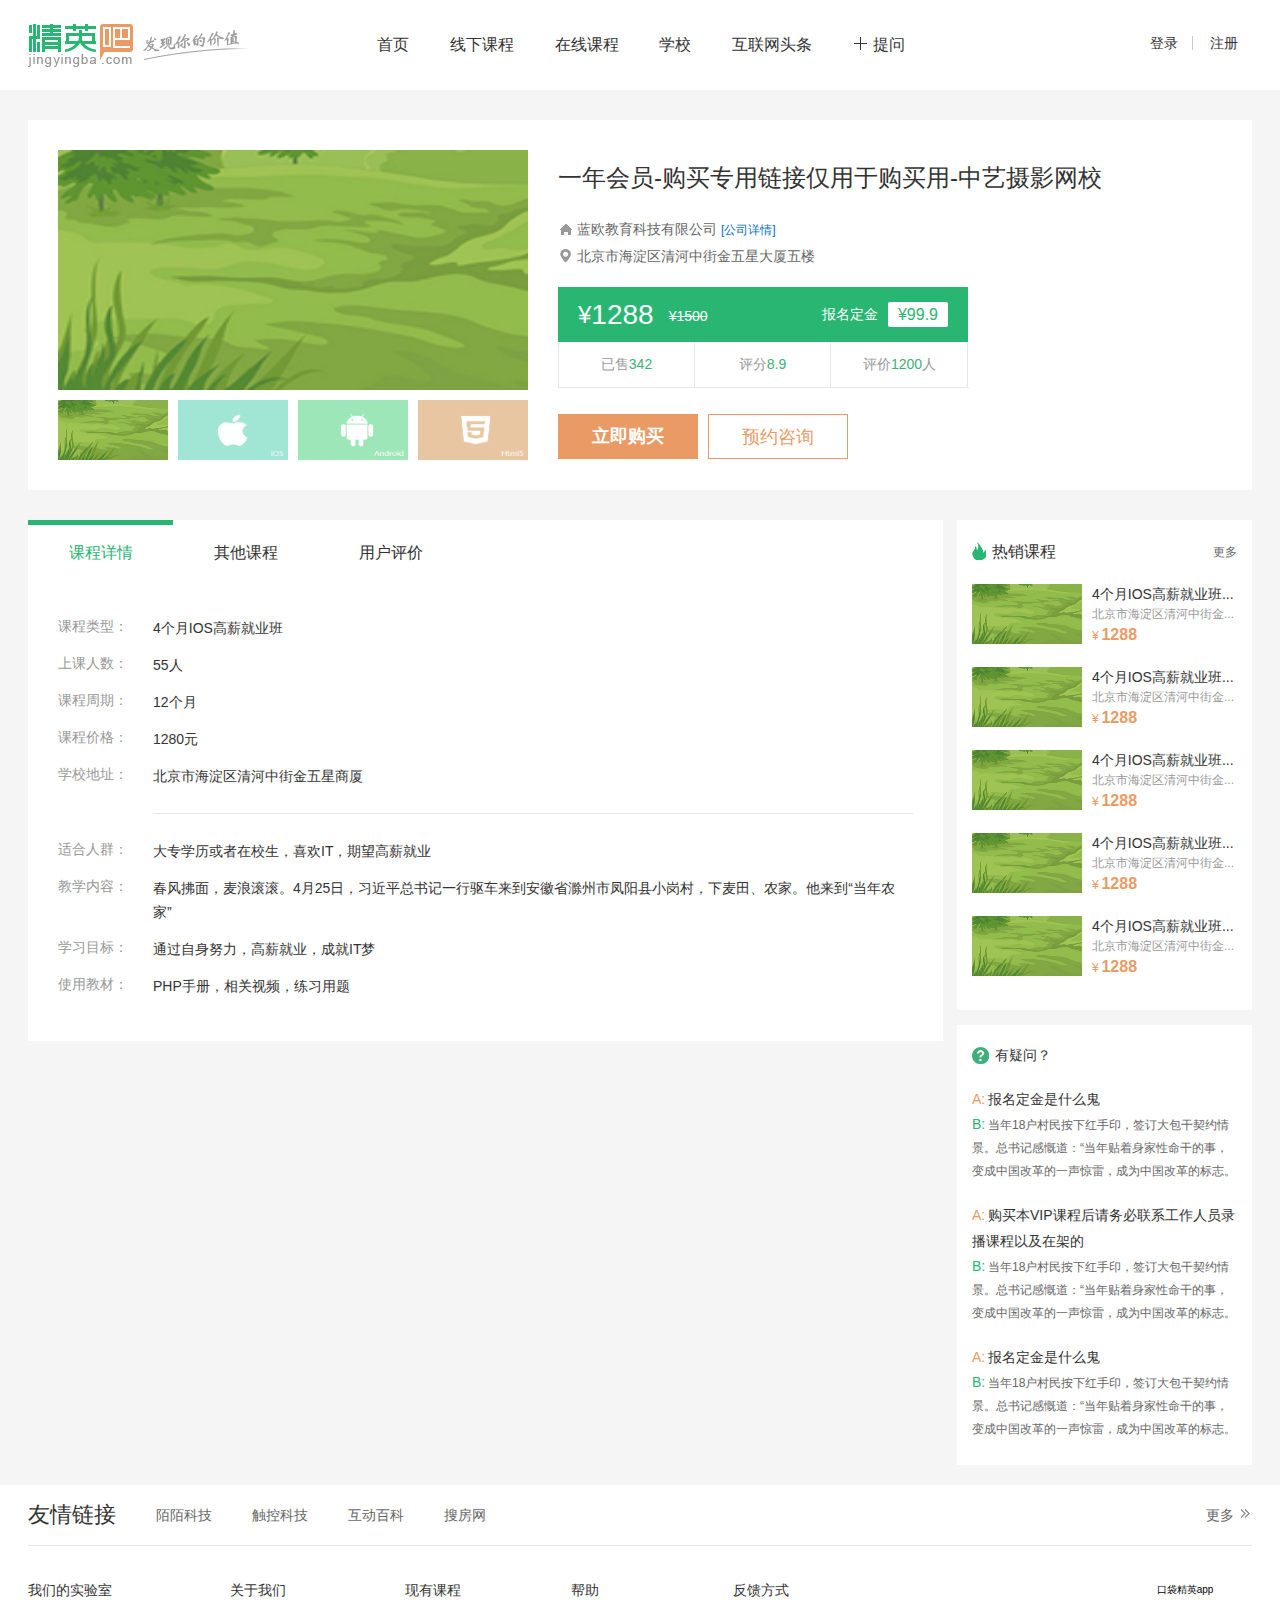
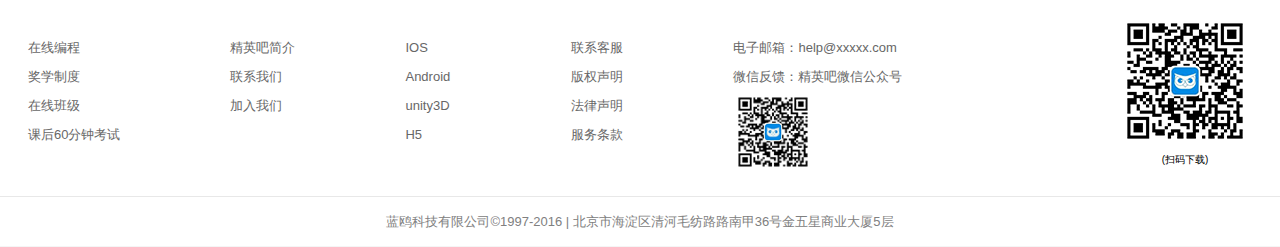
<file: secondterm/locate.html>
<!DOCTYPE html>
<html>
	<head>
		<meta charset="UTF-8">
		<meta name="viewport" content="width=device-width,initial-scale=1,minimum-scale=1,maximum-scale=1,user-scalable=no" />
		<title>locate</title>
		<link rel="stylesheet" href="../css/base.css" />
		<link rel="stylesheet" href="../css/header-footer.css" />
		<link rel="stylesheet" href="../css/secondterm/locate.css" />
	</head>
	<body>
		<div class="mask"></div>
		<div class="header">
			<div class="nav">
				<ul class="tab">
					<li>
						<a href="firstpage.html">
							首页
						</a>
					</li>
					<li>
						<a href="offline-course.html">
							线下课程
						</a>
					</li>
					<li>
						<a href="../elite/course_list.html">
							在线课程
						</a>
					</li>
					<li>
						<a href="offlineSchool.html">
							学校
						</a>
					</li>
					<li>
						<a href="../elite/novice.html">
							互联网头条
						</a>
					</li>
					<li class="tab6">
						<a href="javascript:void(0);">
							<span></span>
							提问
						</a>
					</li>
				</ul>
				<div class="sign">
					<a href="../elite/login_and_registered.html" class="signin">登录</a>
					<a href="../elite/login_and_registered.html" class="signup">注册</a>
				</div>
			</div>
		</div>

		<div class="section clearfix">
			<div class="intro clearfix">
				<div class="bigpic">
					<img id="showpic" src="../img/secondterm/video-wrapper.png" alt="" />
					<ul class="list clearfix">
						<li class="lis1"><img src="../img/secondterm/video-wrapper.png" alt="" /></li>
						<li><img src="../img/secondterm/ios.png" alt="" /></li>
						<li><img src="../img/secondterm/android.png" alt="" /></li>
						<li><img src="../img/secondterm/h5.png" alt="" /></li>
					</ul>
				</div>
				<div class="text">
					<p class="vip">一年会员-购买专用链接仅用于购买用-中艺摄影网校</p>
					<div class="locatetext">
						<span class="loc1"></span>
						<p class="p1">蓝欧教育科技有限公司<a href="javascript:void(0);">[公司详情]</a></p>
						<br />
						<span class="loc2"></span>
						<p>北京市海淀区清河中街金五星大厦五楼</p>
					</div>
					<div class="allure">
						<div class="money clearfix">
							<em class="mon1">&yen;</em>
							<span class="mon2">1288</span>
							<del class="mon3">&yen;1500</del>
							<span class="mon4">&yen;99.9</span>
							<span class="mon5">报名定金</span>
						</div>
						<div class="person">
							<p class="per1">已售<span id="num">342</span></p>
							<p class="per2">评分<span id="score">8.9</span></p>
							<p class="per3">评价<span id="evalute">1200</span>人</p>
						</div>
					</div>
					<a href="evaluationRefund.html">
						<p class="buynow noted">立即购买</p>
					</a>
					<p class="appointment">预约咨询</p>
				</div>
			</div>
			<div class="tab2">
				<ul class="tabswitch clearfix">
					<li class="showtime">
						课程详情	
					</li>
					<li>
						其他课程	
					</li>
					<li>
						用户评价
					</li>
				</ul>
				<span id="upblock"></span>
				<!--课程详情-->
				<div class="yes">
					<div class="detail clearfix">
						<div>
							<span>课程类型： </span>
							<p>4个月IOS高薪就业班</p>
						</div>
						<div>
							<span>上课人数： </span>
							<p>55人</p>
						</div>
						<div>
							<span>课程周期： </span>
							<p>12个月</p>
						</div>
						<div>
							<span>课程价格： </span>
							<p>1280元</p>
						</div>
						<div>
							<span>学校地址： </span>
							<p>北京市海淀区清河中街金五星商厦</p>
						</div>
						<em></em>
						<div>
							<span>适合人群： </span>
							<p>大专学历或者在校生，喜欢IT，期望高薪就业</p>
						</div>
						<div>
							<span>教学内容： </span>
							<p>春风拂面，麦浪滚滚。4月25日，习近平总书记一行驱车来到安徽省滁州市凤阳县小岗村，下麦田、农家。他来到“当年农家”</p>
						</div>
						<div>
							<span>学习目标： </span>
							<p>通过自身努力，高薪就业，成就IT梦</p>
						</div>
						<div>
							<span>使用教材： </span>
							<p>PHP手册，相关视频，练习用题</p>
						</div>
					</div>
					<!--其他课程-->
					<div class="other">
						<ul>
							<li>
								<a class="linkdle" href="javascript:void(0);">
									<div class="top1 clearfix">
										<h2 id="change">一年会员-购买专用链接(仅用于购买用)-中艺摄影网校</h2>
										<p><span id="yuan">&yen;</span>1288</p>
									</div>
									<div class="top2 clearfix">
										<span class="s1"></span>
										<span class="s2">蓝欧教育科技有限公司</span>
										<span class="s3"></span>
										<span class="s4">120天</span>
										<p class="p1">已售<span class="s5">1200</span></p>
										<p class="p2">评分<span class="s6">8.9</span>分</p>
										<p class="p3">价值：<del>5000</del></p>
									</div>
								</a>
							</li>
							<li>
								<a class="linkdle" href="javascript:void(0);">
									<div class="top1 clearfix">
										<h2 id="change">一年会员-购买专用链接(仅用于购买用)-中艺摄影网校</h2>
										<p><span id="yuan">&yen;</span>1288</p>
									</div>
									<div class="top2 clearfix">
										<span class="s1"></span>
										<span class="s2">蓝欧教育科技有限公司</span>
										<span class="s3"></span>
										<span class="s4">120天</span>
										<p class="p1">已售<span class="s5">1200</span></p>
										<p class="p2">评分<span class="s6">8.9</span>分</p>
										<p class="p3">价值：<del>5000</del></p>
									</div>
								</a>
							</li>
							<li>
								<a class="linkdle" href="javascript:void(0);">
									<div class="top1 clearfix">
										<h2 id="change">一年会员-购买专用链接(仅用于购买用)-中艺摄影网校</h2>
										<p><span id="yuan">&yen;</span>1288</p>
									</div>
									<div class="top2 clearfix">
										<span class="s1"></span>
										<span class="s2">蓝欧教育科技有限公司</span>
										<span class="s3"></span>
										<span class="s4">120天</span>
										<p class="p1">已售<span class="s5">1200</span></p>
										<p class="p2">评分<span class="s6">8.9</span>分</p>
										<p class="p3">价值：<del>5000</del></p>
									</div>
								</a>
							</li>
							<li>
								<a class="linkdle" href="javascript:void(0);">
									<div class="top1 clearfix">
										<h2 id="change">一年会员-购买专用链接(仅用于购买用)-中艺摄影网校</h2>
										<p><span id="yuan">&yen;</span>1288</p>
									</div>
									<div class="top2 clearfix">
										<span class="s1"></span>
										<span class="s2">蓝欧教育科技有限公司</span>
										<span class="s3"></span>
										<span class="s4">120天</span>
										<p class="p1">已售<span class="s5">1200</span></p>
										<p class="p2">评分<span class="s6">8.9</span>分</p>
										<p class="p3">价值：<del>5000</del></p>
									</div>
								</a>
							</li>
							<li>
								<a class="linkdle" href="javascript:void(0);">
									<div class="top1 clearfix">
										<h2 id="change">一年会员-购买专用链接(仅用于购买用)-中艺摄影网校</h2>
										<p><span id="yuan">&yen;</span>1288</p>
									</div>
									<div class="top2 clearfix">
										<span class="s1"></span>
										<span class="s2">蓝欧教育科技有限公司</span>
										<span class="s3"></span>
										<span class="s4">120天</span>
										<p class="p1">已售<span class="s5">1200</span></p>
										<p class="p2">评分<span class="s6">8.9</span>分</p>
										<p class="p3">价值：<del>5000</del></p>
									</div>
								</a>
							</li>
							<li>
								<a class="linkdle" href="javascript:void(0);">
									<div class="top1 clearfix">
										<h2 id="change">一年会员-购买专用链接(仅用于购买用)-中艺摄影网校</h2>
										<p><span id="yuan">&yen;</span>1288</p>
									</div>
									<div class="top2 clearfix">
										<span class="s1"></span>
										<span class="s2">蓝欧教育科技有限公司</span>
										<span class="s3"></span>
										<span class="s4">120天</span>
										<p class="p1">已售<span class="s5">1200</span></p>
										<p class="p2">评分<span class="s6">8.9</span>分</p>
										<p class="p3">价值：<del>5000</del></p>
									</div>
								</a>
							</li>
							<li>
								<a class="linkdle" href="javascript:void(0);">
									<div class="top1 clearfix">
										<h2 id="change">一年会员-购买专用链接(仅用于购买用)-中艺摄影网校</h2>
										<p><span id="yuan">&yen;</span>1288</p>
									</div>
									<div class="top2 clearfix">
										<span class="s1"></span>
										<span class="s2">蓝欧教育科技有限公司</span>
										<span class="s3"></span>
										<span class="s4">120天</span>
										<p class="p1">已售<span class="s5">1200</span></p>
										<p class="p2">评分<span class="s6">8.9</span>分</p>
										<p class="p3">价值：<del>5000</del></p>
									</div>
								</a>
							</li>
						</ul>
					</div>
					<div class="usereva">
						<div class="center clearfix">
							<div class="bigscore">
								<p class="big1">5.2</p>
								<img src="../img/secondterm/star.png" alt="" />
								<p class="big3">该课程共<span>56</span>人评论</p>
							</div>
							<em></em>
							<ul class="charts">
								<li class="evalu clearfix">
									<span class="evl1">好评</span>
									<div class="back">
										<div class="colorchart"></div>
									</div>
									<p class="countnum"><span id="ago">12315</span>人</p>
								</li>
								<li class="evalu clearfix">
									<span class="evl1">中评</span>
									<div class="back">
										<div class="colorchart colorchart1"></div>
									</div>
									<p class="countnum"><span id="ago">1532</span>人</p>
								</li>
								<li class="evalu clearfix">
									<span class="evl1">差评</span>
									<div class="back">
										<div class="colorchart colorchart2"></div>
									</div>
									<p class="countnum"><span id="ago">800</span>人</p>
								</li>
							</ul>
						</div>
						<div class="impress">
							<div class="people clearfix">
								<span>大家印象:</span>
								<ul class="ad clearfix">
									<li>交通便利(323)</li>
									<li>学习气氛浓厚(1200)</li>
									<li>交通便利(323)</li>
									<li>学习气氛浓厚(1200)</li>
									<li>交通便利(323)</li>
									<li>学习气氛浓厚(1200)</li>
									<li>学习气氛浓厚(1200)</li>
									<li>交通便利(323)</li>
									<li class="li9">学习气氛浓厚(1200)</li>
									<li class="li10">交通便利(323)</li>
								</ul>
							</div>
						</div>
						<!--用户评价内容-->
						<div class="evacontent">
							<p>评价内容(134)</p>
							<ul class="noname">
								<li>
									<div class="topcontent class="clearfix"">
										<img id="star" src="../img/secondterm/star.png" alt="" />
										<span id="username">刘峰</span>
										<span id="date">2015-01-28</span>
									</div>
									<p class="realcontent">
										很满意特别划算 真不错    很详细 有耐心。很满意特别划算 真不错    很详细 有耐心很满意特别划算 真不错    很详细 有耐心很满意特别划算 真不错    很详细 有耐心很满意特别划算 真不错    很详细 有耐心
									</p>
								</li>
								<li>
									<div class="topcontent class="clearfix"">
										<img id="star" src="../img/secondterm/star.png" alt="" />
										<span id="username">刘峰</span>
										<span id="date">2015-01-28</span>
									</div>
									<p class="realcontent">
										很满意特别划算 真不错    很详细 有耐心。很满意特别划算 真不错    很详细 有耐心很满意特别划算 真不错    很详细 有耐心很满意特别划算 真不错    很详细 有耐心很满意特别划算 真不错    很详细 有耐心
									</p>
								</li>
								<li class="non3">
									<div class="topcontent class="clearfix"">
										<img id="star" src="../img/secondterm/star.png" alt="" />
										<span id="username">刘峰</span>
										<span id="date">2015-01-28</span>
									</div>
									<p class="realcontent">
										很满意特别划算 真不错    很详细 有耐心。很满意特别划算 真不错    很详细 有耐心很满意特别划算 真不错    很详细 有耐心很满意特别划算 真不错    很详细 有耐心很满意特别划算 真不错    很详细 有耐心
									</p>
								</li>
							</ul>
							<div class="pages clearfix">
								<a id="prev" href="javascript:history.go(-1)">上一页</a>
								<ul>
									<li class="selected">1</li>
									<li>2</li>
									<li>3</li>
									<li>4</li>
									<li>5</li>
									<li>6</li>
									<li>7</li>
									<li>8</li>
									<li>9</li>
									<li class="ted">...</li>
									<li>100</li>
								</ul>
								<a id="next" href="javascript:history.go(1)">下一页</a>
							</div>
						</div>
					</div>
				</div>
			</div>
			
			<ul class="aside">
				<li class="hotclass">
					<div class="hot clearfix">
						<span class="hot1"></span>
						<span class="hot2">热销课程</span>
						<a href="javascript:void(0);" class="hot3">更多</a>
					</div>
					<ul class="recommend">
						<li>
							<a href="javascript:void(0)" class="nono clearfix">
								<img src="../img/secondterm/video-wrapper.png" alt="" />
								<div class="textrecom">
									<p class="tex1">4个月IOS高薪就业班...</p>
									<p class="tex2">北京市海淀区清河中街金...</p>
									<span class="tex3">&yen;</span>
									<span class="tex4">1288</span>
								</div>
							</a>
						</li>
						<li>
							<a href="javascript:void(0)" class="nono clearfix">
								<img src="../img/secondterm/video-wrapper.png" alt="" />
								<div class="textrecom">
									<p class="tex1">4个月IOS高薪就业班...</p>
									<p class="tex2">北京市海淀区清河中街金...</p>
									<span class="tex3">&yen;</span>
									<span class="tex4">1288</span>
								</div>
							</a>
						</li>
						<li>
							<a href="javascript:void(0)" class="nono clearfix">
								<img src="../img/secondterm/video-wrapper.png" alt="" />
								<div class="textrecom">
									<p class="tex1">4个月IOS高薪就业班...</p>
									<p class="tex2">北京市海淀区清河中街金...</p>
									<span class="tex3">&yen;</span>
									<span class="tex4">1288</span>
								</div>
							</a>
						</li>
						<li>
							<a href="javascript:void(0)" class="nono clearfix">
								<img src="../img/secondterm/video-wrapper.png" alt="" />
								<div class="textrecom">
									<p class="tex1">4个月IOS高薪就业班...</p>
									<p class="tex2">北京市海淀区清河中街金...</p>
									<span class="tex3">&yen;</span>
									<span class="tex4">1288</span>
								</div>
							</a>
						</li>
						<li>
							<a href="javascript:void(0)" class="nono clearfix">
								<img src="../img/secondterm/video-wrapper.png" alt="" />
								<div class="textrecom">
									<p class="tex1">4个月IOS高薪就业班...</p>
									<p class="tex2">北京市海淀区清河中街金...</p>
									<span class="tex3">&yen;</span>
									<span class="tex4">1288</span>
								</div>
							</a>
						</li>
					</ul>
				</li>
				<li class="question">
					<span class="que1"></span>
					<span class="que2">有疑问？</span>
					<p class="sale">
						<span class="sal1">A:</span>
						<span class="sal2">报名定金是什么鬼</span>
					</p>
					<p class="sell">
						<span class="sel1">B:</span>
						<span class="sel2">
							当年18户村民按下红手印，签订大包干契约情景。总书记感慨道：“当年贴着身家性命干的事，变成中国改革的一声惊雷，成为中国改革的标志。
						</span>
					</p>
					<p class="sale">
						<span class="sal1">A:</span>
						<span class="sal2">购买本VIP课程后请务必联系工作人员录播课程以及在架的</span>
					</p>
					<p class="sell">
						<span class="sel1">B:</span>
						<span class="sel2">
							当年18户村民按下红手印，签订大包干契约情景。总书记感慨道：“当年贴着身家性命干的事，变成中国改革的一声惊雷，成为中国改革的标志。
						</span>
					</p>
					<p class="sale">
						<span class="sal1">A:</span>
						<span class="sal2">报名定金是什么鬼</span>
					</p>
					<p class="sell">
						<span class="sel1">B:</span>
						<span class="sel2">
							当年18户村民按下红手印，签订大包干契约情景。总书记感慨道：“当年贴着身家性命干的事，变成中国改革的一声惊雷，成为中国改革的标志。
						</span>
					</p>
				</li>
			</ul>
			<div class="appoint">
				<p class="consu clearfix">
					<span class="con1">预约咨询</span>
					<span class="con2" id="close"></span>
				</p>
				<div class="consult">
					<p>请留下您的联系电话，我们会在第一时间和您取得联系</p>
					<label for="">
						您的姓名：
						<input type="text" id="atext"/>
					</label>
					<label for="">
						您的电话：
						<input type="tel	" id="atel" />
					</label>
					<span id="wish">意向课程：</span>
					<div class="dropbox">
						请选择意向课程
					</div>
					<ul class="dropbox-on">
						<li>iOS</li>
						<li>Android</li>
						<li>HTML5</li>
						<li>Unity-3D</li>
						<li>产品经理</li>
					</ul>
					<br />
					<a id="cancel">取消</a>
					<a id="confirm">确定</a>
				</div>
			</div>
		</div>
	
		<div class="footer">
			<ul class="friendlink clearfix">
				<li class="fri1">
						友情链接
				</li>
				<li class="fri2">
					<a href="http://www.immomo.com/">
						陌陌科技
					</a>
				</li>
				<li class="fri3">
					<a href="http://www.chukong-inc.com/">
						触控科技
					</a>
				</li>
				<li class="fri4">
					<a href="http://www.baike.com/">
						互动百科
					</a>
				</li>
				<li class="fri5">
					<a href="http://gz.sofang.com/">
						搜房网
					</a>
				</li>
				<li class="fri6">
					<a href="../elite/link.html">
						更多
						<span></span>
					</a>
				</li>
			</ul>
			<div class="link clearfix">
				<ul class="lab">
					<li class="lin1">
						我们的实验室
					</li>	
					<li>
						<a href="javascript:void(0);">在线编程</a>
					</li>
					<li>
						<a href="javascript:void(0);">奖学制度</a>
					</li>
					<li>
						<a href="javascript:void(0);">在线班级</a>
					</li>
					<li>
						<a href="javascript:void(0);">课后60分钟考试</a>
					</li>
				</ul>
				<ul class="aboutus">
					<li class="lin2">
						关于我们
					</li>	
					<li>
						<a href="javascript:void(0);">精英吧简介</a>
					</li>
					<li>
						<a href="javascript:void(0);">联系我们</a>
					</li>
					<li>
						<a href="javascript:void(0);">加入我们</a>
					</li>
				</ul>
				<ul class="lesson">
					<li class="lin3">
						现有课程
					</li>	
					<li>
						<a href="javascript:void(0);">IOS</a>
					</li>
					<li>
						<a href="javascript:void(0);">Android</a>
					</li>
					<li>
						<a href="javascript:void(0);">unity3D</a>
					</li>
					<li>
						<a href="javascript:void(0);">H5</a>
					</li>
				</ul>
				<ul class="help">
					<li class="lin4">
						帮助
					</li>	
					<li>
						<a href="javascript:void(0);">联系客服</a>
					</li>
					<li>
						<a href="javascript:void(0);">版权声明</a>
					</li>
					<li>
						<a href="javascript:void(0);">法律声明</a>
					</li>
					<li>
						<a href="javascript:void(0);">服务条款</a>
					</li>
				</ul>
				<ul class="feedback">
					<li class="lin5">
						反馈方式
					</li>	
					<li>
						<a href="javascript:void(0);">电子邮箱：help@xxxxx.com</a>
					</li>
					<li>
						<a href="javascript:void(0);">微信反馈：精英吧微信公众号</a>
					</li>
					<li>
						<img src="../img/secondterm/erweima_weixin.png" alt="" />
					</li>
				</ul>
				<ul class="app">
					<li class="app1">
						口袋精英app
					</li>
					<li>
						<img src="../img/secondterm/erweima_app.png" alt="" />
					</li>
					<li>
						(扫码下载)
					</li>
				</ul>
			</div>
			<p class="copyright">蓝鸥科技有限公司©1997-2016 | 北京市海淀区清河毛纺路路南甲36号金五星商业大厦5层</p>
		</div>

		<script src="../js/secondterm/locate.js" type="text/javascript" charset="utf-8"></script>
	</body>
</html>
</file>
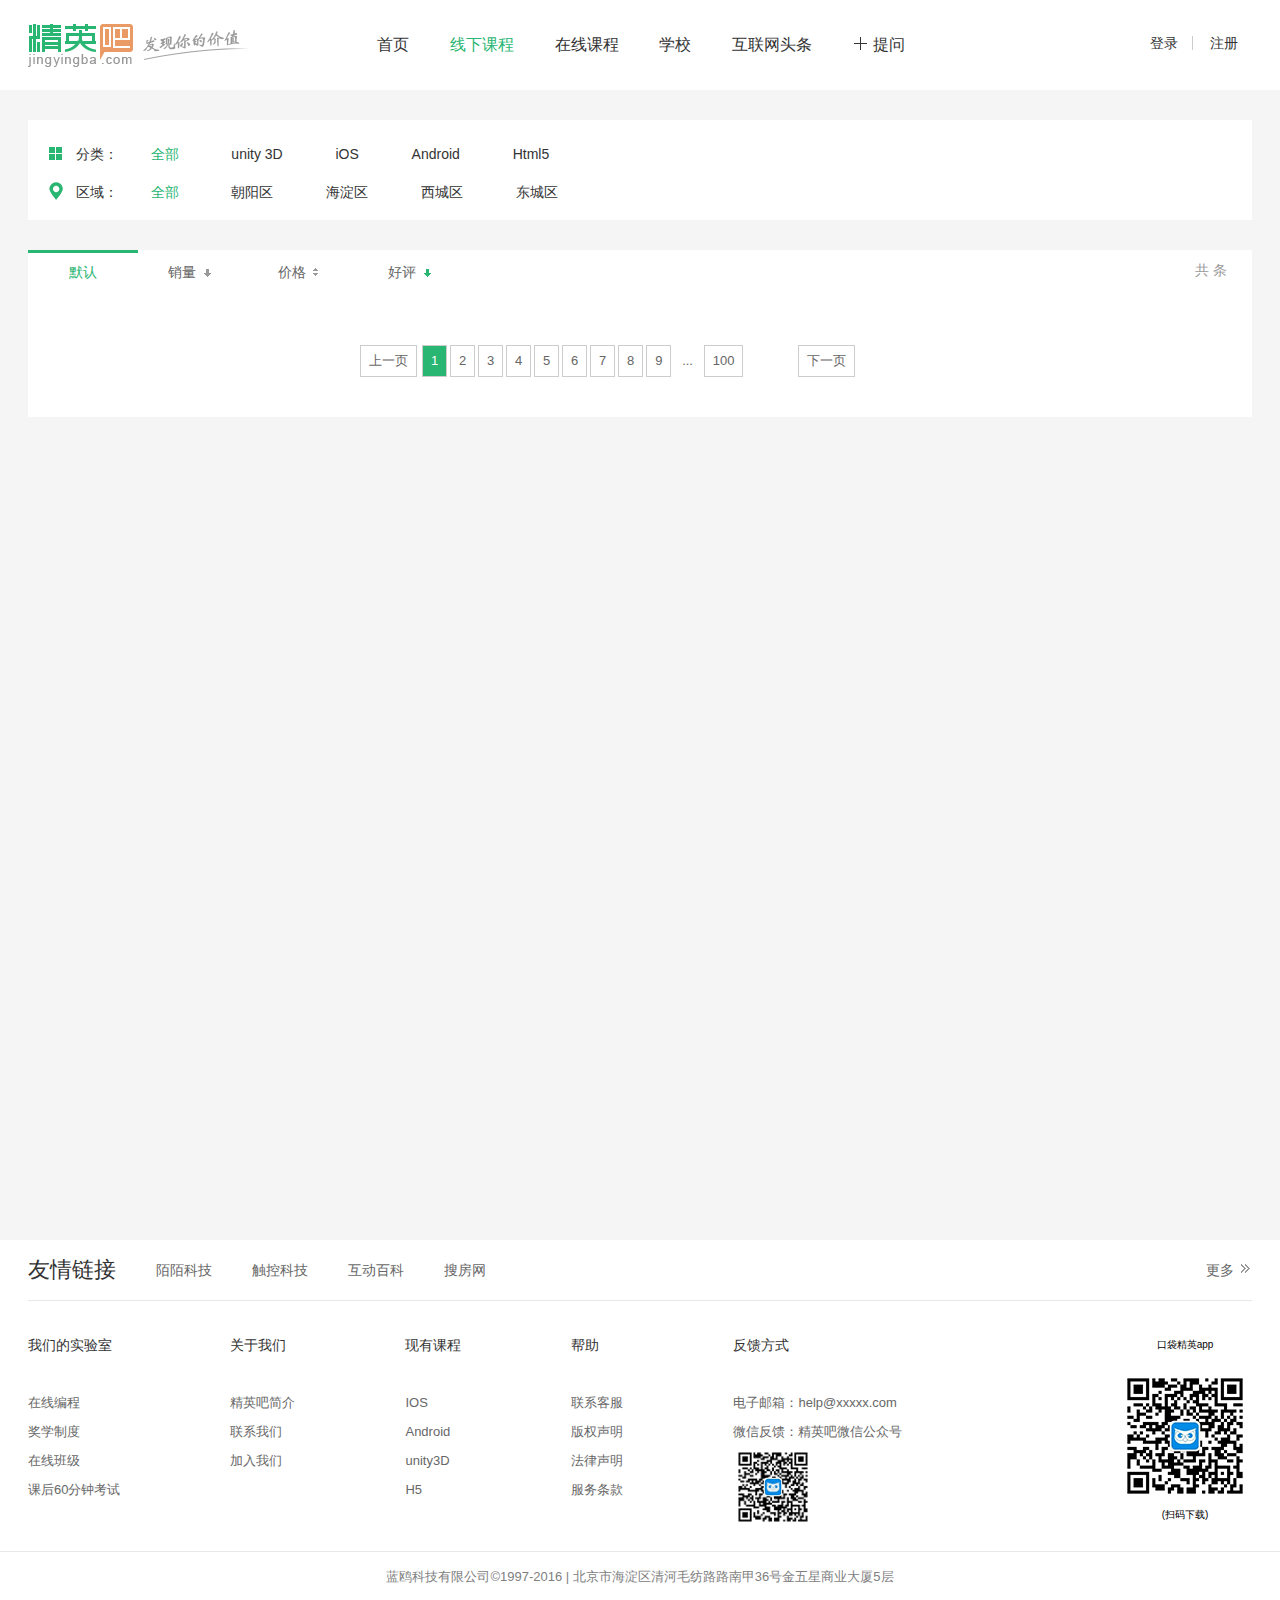
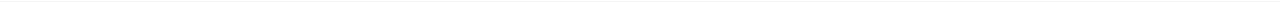
<file: secondterm/offline-course.html>
<!DOCTYPE html>
<html>
	<head>
		<meta charset="UTF-8">
		<meta name="viewport" content="width=device-width,initial-scale=1,minimum-scale=1,maximum-scale=1,user-scalable=no" />
		<title>线下课程</title>
		<link rel="stylesheet" href="../css/base.css" />
		<link rel="stylesheet" href="../css/header-footer.css" />
		<link rel="stylesheet" href="../css/secondterm/offline-course.css" />
	</head>
	<body>
		<div class="header">
			<div class="nav">
				<ul class="tab">
					<li>
						<a href="firstpage.html">
							首页
						</a>
					</li>
					<li>
						<a href="offline-course.html" style="color: #29b572;">
							线下课程
						</a>
					</li>
					<li>
						<a href="../elite/course_list.html">
							在线课程
						</a>
					</li>
					<li>
						<a href="offlineSchool.html">
							学校
						</a>
					</li>
					<li>
						<a href="../elite/novice.html">
							互联网头条
						</a>
					</li>
					<li class="tab6">
						<a href="javascript:void(0);">
							<span></span>
							提问
						</a>
					</li>
				</ul>
				<div class="sign">
					<a href="../elite/login_and_registered.html" class="signin">登录</a>
					<a href="../elite/login_and_registered.html" class="signup">注册</a>
				</div>
			</div>
		</div>
		
		<div class="section">
			<!--分类、区域-->
			<div class="classify">
				<ul class="top">
					<li id="cla1">
						<span id="ico"></span>
					</li>
					<li id="cla2">
						分类：
					</li>
					<li class="active" id="cla3">
						全部
					</li>
					<li id="u1">
						unity 3D
					</li>
					<li id="u2">
						iOS
					</li>
					<li id="u3">
						Android
					</li>
					<li id="u4">
						Html5
					</li>
				</ul>
				<ul class="bottom">
					<li  id="bot1">
						<span id="ico1"></span>
					</li>
					<li id="bot2">
						区域：
					</li>
					<li class="active" id="bot3">
						全部
					</li>
					<li id="t1">
						朝阳区
					</li>
					<li id="t2">
						海淀区
					</li>
					<li id="t3">
						西城区
					</li>
					<li id="t4">
						东城区
					</li>
				</ul>
			</div>
			<!--视频列表-->
			<div class="videolist clearfix">
				<ul class="validate clearfix">
					<li>默认</li>
					<li>
						销量
						<span class="some1"></span>
					</li>
					<li>
						价格
						<span class="some2"></span>
					</li>
					<li>
						好评
						<span class="some3"></span>
					</li>
				</ul>
				<span id="colorblock"></span>
				<p id="count">共 <span id="sumcount"></span> 条</p>
				<ul class="video clearfix">
					<!--<li class="vid1">
						<a href="locate.html">
							<img id="wrapperimg" src="../img/secondterm/video-wrapper.png" alt="" />
							<div>
								<p class="loc1">英语零基础直达四级水平新概念</p>
								<p class="loc2">【南京市】新街口中山南路8号苏豪大厦</p>
								<span class="loc3">&yen;</span>
								<span class="loc4" id="price">1000</span>
								<del class="loc5">&yen;100</del>
								<span class="hassold">已售</span>
								<span class="loc6" id="sellcount">129033</span>
							</div>
						</a>
					</li>
					<li>
						<a href="locate.html">
							<img id="wrapperimg" src="../img/secondterm/video-wrapper.png" alt="" />
							<div>
								<p class="loc1">英语零基础直达四级水平新概念</p>
								<p class="loc2">【南京市】新街口中山南路8号苏豪大厦</p>
								<span class="loc3">&yen;</span>
								<span class="loc4" id="price">1000</span>
								<del class="loc5">&yen;100</del>
								<span class="hassold">已售</span>
								<span class="loc6" id="sellcount"129033</span>
							</div>
						</a>
					</li>
					<li>
						<a href="locate.html">
							<img id="wrapperimg" src="../img/secondterm/video-wrapper.png" alt="" />
							<div>
								<p class="loc1">英语零基础直达四级水平新概念</p>
								<p class="loc2">【南京市】新街口中山南路8号苏豪大厦</p>
								<span class="loc3">&yen;</span>
								<span class="loc4" id="price">1000</span>
								<del class="loc5">&yen;100</del>
								<span class="hassold">已售</span>
								<span class="loc6" id="sellcount">129033</span>
							</div>
						</a>
					</li>
					<li>
						<a href="locate.html">
							<img id="wrapperimg" src="../img/secondterm/video-wrapper.png" alt="" />
							<div>
								<p class="loc1">英语零基础直达四级水平新概念</p>
								<p class="loc2">【南京市】新街口中山南路8号苏豪大厦</p>
								<span class="loc3">&yen;</span>
								<span class="loc4" id="price">1000</span>
								<del class="loc5">&yen;100</del>
								<span class="hassold">已售</span>
								<span class="loc6" id="sellcount">129033</span>
							</div>
						</a>
					</li>
					<li>
						<a href="locate.html">
							<img id="wrapperimg" src="../img/secondterm/video-wrapper.png" alt="" />
							<div>
								<p class="loc1">英语零基础直达四级水平新概念</p>
								<p class="loc2">【南京市】新街口中山南路8号苏豪大厦</p>
								<span class="loc3">&yen;</span>
								<span class="loc4" id="price">1000</span>
								<del class="loc5">&yen;100</del>
								<span class="hassold">已售</span>
								<span class="loc6" id="sellcount">129033</span>
							</div>
						</a>
					</li>
					<li class="vid6">
						<a href="locate.html">
							<img id="wrapperimg" src="../img/secondterm/video-wrapper.png" alt="" />
							<div>
								<p class="loc1">英语零基础直达四级水平新概念</p>
								<p class="loc2">【南京市】新街口中山南路8号苏豪大厦</p>
								<span class="loc3">&yen;</span>
								<span class="loc4" id="price">1000</span>
								<del class="loc5">&yen;100</del>
								<span class="hassold">已售</span>
								<span class="loc6" id="sellcount">129033</span>
							</div>
						</a>
					</li>
					<li>
						<a href="locate.html">
							<img id="wrapperimg" src="../img/secondterm/video-wrapper.png" alt="" />
							<div>
								<p class="loc1">英语零基础直达四级水平新概念</p>
								<p class="loc2">【南京市】新街口中山南路8号苏豪大厦</p>
								<span class="loc3">&yen;</span>
								<span class="loc4" id="price">1000</span>
								<del class="loc5">&yen;100</del>
								<span class="hassold">已售</span>
								<span class="loc6" id="sellcount">129033</span>
							</div>
						</a>
					</li>
					<li>
						<a href="locate.html">
							<img id="wrapperimg" src="../img/secondterm/video-wrapper.png" alt="" />
							<div>
								<p class="loc1">英语零基础直达四级水平新概念</p>
								<p class="loc2">【南京市】新街口中山南路8号苏豪大厦</p>
								<span class="loc3">&yen;</span>
								<span class="loc4" id="price">1000</span>
								<del class="loc5">&yen;100</del>
								<span class="hassold">已售</span>
								<span class="loc6" id="sellcount">129033</span>
							</div>
						</a>
					</li>
					<li>
						<a href="locate.html">
							<img id="wrapperimg" src="../img/secondterm/video-wrapper.png" alt="" />
							<div>
								<p class="loc1">英语零基础直达四级水平新概念</p>
								<p class="loc2">【南京市】新街口中山南路8号苏豪大厦</p>
								<span class="loc3">&yen;</span>
								<span class="loc4" id="price">1000</span>
								<del class="loc5">&yen;100</del>
								<span class="hassold">已售</span>
								<span class="loc6" id="sellcount">129033</span>
							</div>
						</a>
					</li>
					<li>
						<a href="locate.html">
							<img id="wrapperimg" src="../img/secondterm/video-wrapper.png" alt="" />
							<div>
								<p class="loc1">英语零基础直达四级水平新概念</p>
								<p class="loc2">【南京市】新街口中山南路8号苏豪大厦</p>
								<span class="loc3">&yen;</span>
								<span class="loc4" id="price">1000</span>
								<del class="loc5">&yen;100</del>
								<span class="hassold">已售</span>
								<span class="loc6" id="sellcount">129033</span>
							</div>
						</a>
					</li>
					<li class="vid11">
						<a href="locate.html">
							<img id="wrapperimg" src="../img/secondterm/video-wrapper.png" alt="" />
							<div>
								<p class="loc1">英语零基础直达四级水平新概念</p>
								<p class="loc2">【南京市】新街口中山南路8号苏豪大厦</p>
								<span class="loc3">&yen;</span>
								<span class="loc4" id="price">1000</span>
								<del class="loc5">&yen;100</del>
								<span class="hassold">已售</span>
								<span class="loc6" id="sellcount">129033</span>
							</div>
						</a>
					</li>
					<li>
						<a href="locate.html">
							<img id="wrapperimg" src="../img/secondterm/video-wrapper.png" alt="" />
							<div>
								<p class="loc1">英语零基础直达四级水平新概念</p>
								<p class="loc2">【南京市】新街口中山南路8号苏豪大厦</p>
								<span class="loc3">&yen;</span>
								<span class="loc4" id="price">1000</span>
								<del class="loc5">&yen;100</del>
								<span class="hassold">已售</span>
								<span class="loc6" id="sellcount">129033</span>
							</div>
						</a>
					</li>
					<li>
						<a href="locate.html">
							<img id="wrapperimg" src="../img/secondterm/video-wrapper.png" alt="" />
							<div>
								<p class="loc1">英语零基础直达四级水平新概念</p>
								<p class="loc2">【南京市】新街口中山南路8号苏豪大厦</p>
								<span class="loc3">&yen;</span>
								<span class="loc4" id="price">1000</span>
								<del class="loc5">&yen;100</del>
								<span class="hassold">已售</span>
								<span class="loc6" id="sellcount">129033</span>
							</div>
						</a>
					</li>
					<li>
						<a href="locate.html">
							<img id="wrapperimg" src="../img/secondterm/video-wrapper.png" alt="" />
							<div>
								<p class="loc1">英语零基础直达四级水平新概念</p>
								<p class="loc2">【南京市】新街口中山南路8号苏豪大厦</p>
								<span class="loc3">&yen;</span>
								<span class="loc4" id="price">1000</span>
								<del class="loc5">&yen;100</del>
								<span class="hassold">已售</span>
								<span class="loc6" id="sellcount">129033</span>
							</div>
						</a>
					</li>
					<li>
						<a href="locate.html">
							<img id="wrapperimg" src="../img/secondterm/video-wrapper.png" alt="" />
							<div>
								<p class="loc1">英语零基础直达四级水平新概念</p>
								<p class="loc2">【南京市】新街口中山南路8号苏豪大厦</p>
								<span class="loc3">&yen;</span>
								<span class="loc4" id="price">1000</span>
								<del class="loc5">&yen;100</del>
								<span class="hassold">已售</span>
								<span class="loc6" id="sellcount">129033</span>
							</div>
						</a>
					</li>-->
				</ul>
				<div class="pages clearfix">
					<a id="prev" href="javascript:history.go(-1)">上一页</a>
					<ul>
						<li class="selected">1</li>
						<li>2</li>
						<li>3</li>
						<li>4</li>
						<li>5</li>
						<li>6</li>
						<li>7</li>
						<li>8</li>
						<li>9</li>
						<li class="li10">...</li>
						<li>100</li>
					</ul>
					<a id="next" href="javascript:history.go(1)">下一页</a>
				</div>
			</div>
		</div>

		<div class="footer">
			<ul class="friendlink clearfix">
				<li class="fri1">
						友情链接
				</li>
				<li class="fri2">
					<a href="http://www.immomo.com/">
						陌陌科技
					</a>
				</li>
				<li class="fri3">
					<a href="http://www.chukong-inc.com/">
						触控科技
					</a>
				</li>
				<li class="fri4">
					<a href="http://www.baike.com/">
						互动百科
					</a>
				</li>
				<li class="fri5">
					<a href="http://gz.sofang.com/">
						搜房网
					</a>
				</li>
				<li class="fri6">
					<a href="../elite/link.html">
						更多
						<span></span>
					</a>
				</li>
			</ul>
			<div class="link clearfix">
				<ul class="lab">
					<li class="lin1">
						我们的实验室
					</li>	
					<li>
						<a href="javascript:void(0);">在线编程</a>
					</li>
					<li>
						<a href="javascript:void(0);">奖学制度</a>
					</li>
					<li>
						<a href="javascript:void(0);">在线班级</a>
					</li>
					<li>
						<a href="javascript:void(0);">课后60分钟考试</a>
					</li>
				</ul>
				<ul class="aboutus">
					<li class="lin2">
						关于我们
					</li>	
					<li>
						<a href="javascript:void(0);">精英吧简介</a>
					</li>
					<li>
						<a href="javascript:void(0);">联系我们</a>
					</li>
					<li>
						<a href="javascript:void(0);">加入我们</a>
					</li>
				</ul>
				<ul class="lesson">
					<li class="lin3">
						现有课程
					</li>	
					<li>
						<a href="javascript:void(0);">IOS</a>
					</li>
					<li>
						<a href="javascript:void(0);">Android</a>
					</li>
					<li>
						<a href="javascript:void(0);">unity3D</a>
					</li>
					<li>
						<a href="javascript:void(0);">H5</a>
					</li>
				</ul>
				<ul class="help">
					<li class="lin4">
						帮助
					</li>	
					<li>
						<a href="javascript:void(0);">联系客服</a>
					</li>
					<li>
						<a href="javascript:void(0);">版权声明</a>
					</li>
					<li>
						<a href="javascript:void(0);">法律声明</a>
					</li>
					<li>
						<a href="javascript:void(0);">服务条款</a>
					</li>
				</ul>
				<ul class="feedback">
					<li class="lin5">
						反馈方式
					</li>	
					<li>
						<a href="javascript:void(0);">电子邮箱：help@xxxxx.com</a>
					</li>
					<li>
						<a href="javascript:void(0);">微信反馈：精英吧微信公众号</a>
					</li>
					<li>
						<img src="../img/secondterm/erweima_weixin.png" alt="" />
					</li>
				</ul>
				<ul class="app">
					<li class="app1">
						口袋精英app
					</li>
					<li>
						<img src="../img/secondterm/erweima_app.png" alt="" />
					</li>
					<li>
						(扫码下载)
					</li>
				</ul>
			</div>
			<p class="copyright">蓝鸥科技有限公司©1997-2016 | 北京市海淀区清河毛纺路路南甲36号金五星商业大厦5层</p>
		</div>

		<script src="../js/secondterm/offline-course.js" type="text/javascript" charset="utf-8"></script>
	</body>
</html>
</file>
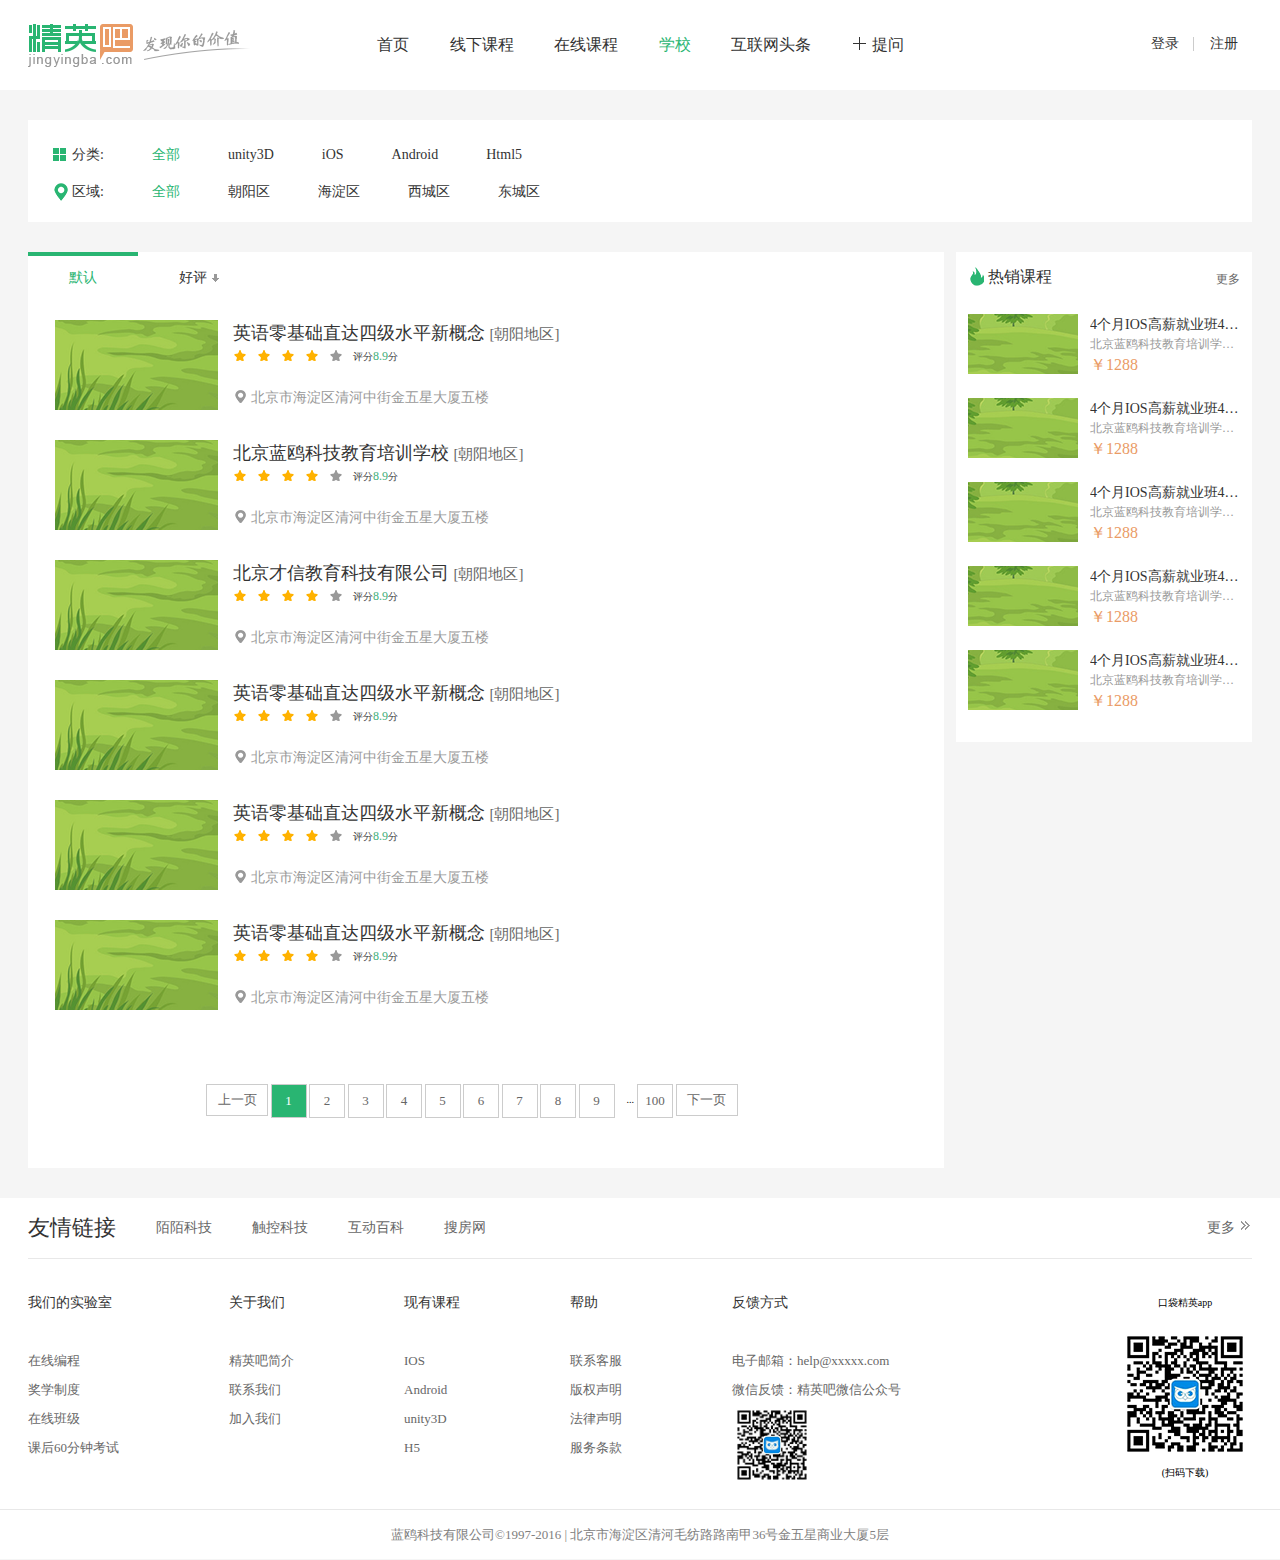
<file: secondterm/offlineSchool.html>
<!DOCTYPE html>
<html lang="en">
<head>
	<meta charset="UTF-8">
	<title>Offline school 线下学校</title>
	<link rel="stylesheet" type="text/css" href="../css/base.css">
	<link rel="stylesheet" href="../css/header-footer.css" />
	<link rel="stylesheet" type="text/css" href="../css/secondterm/offlineSchool.css">
</head>
<body>
	<div class="header">
			<div class="nav">
				<ul class="tab">
					<li>
						<a href="firstpage.html">
							首页
						</a>
					</li>
					<li>
						<a href="offline-course.html">
							线下课程
						</a>
					</li>
					<li>
						<a href="../elite/course_list.html">
							在线课程
						</a>
					</li>
					<li>
						<a href="offlineSchool.html" style="color: #29b572;">
							学校
						</a>
					</li>
					<li>
						<a href="../elite/novice.html">
							互联网头条
						</a>
					</li>
					<li class="tab6">
						<a href="javascript:void(0);">
							<span></span>
							提问
						</a>
					</li>
				</ul>
				<div class="sign">
					<a href="../elite/login_and_registered.html" class="signin">登录</a>
					<a href="../elite/login_and_registered.html" class="signup">注册</a>
				</div>
			</div>
		</div>
		
	<div class="offlineSchool clearfix">
		<!-- 内容导航 -->
		<div class="ostop">
			<ul class="clearfix ul1">
				<li class="fenlei">分类:</li>
				<li>
					<a href="javascript:void(0);" style="color: #29b572">全部</a>
				</li>
				<li>
					<a href="javascript:void(0);">unity3D</a>
				</li>
				<li>
					<a href="javascript:void(0);">iOS</a>
				</li>
				<li>
					<a href="javascript:void(0);">Android</a>
				</li>
				<li>
					<a href="javascript:void(0);">Html5</a>
				</li>
			</ul>
			<ul class="clearfix ul2">
				<li class="quyu">区域:</li>
				<li>
					<a href="javascript:void(0);" style="color: #29b572">全部</a>
				</li>
				<li>
					<a href="javascript:void(0);">朝阳区</a>
				</li>
				<li>
					<a href="javascript:void(0);">海淀区</a>
				</li>
				<li>
					<a href="javascript:void(0);">西城区</a>
				</li>
				<li class="tab6">
					<a href="javascript:void(0);">东城区</a>
				</li>
			</ul>
		</div>

		<!-- 正文内容 -->
		<div class="osleft">
			<ul class="moren clearfix">
				<li class="li1 os">默认</li>
				<li class="li2">好评</li>
			</ul>
			<div class="line"></div>

			<ul class="school">
				<li class="one clearfix">
					<a href="schoolDetails.html">
						<div class="oneleft">
							<img src="../img/secondterm/active/offlineSchool.png" alt="">
						</div>
						<div class="oneright">
							<h1>英语零基础直达四级水平新概念 <span>[朝阳地区]</span></h1>
							<div class="div1 clearfix">
								<span class="s1 yellow"></span>
								<span class="s1 yellow"></span>
								<span class="s1 yellow"></span>
								<span class="s1 yellow"></span>
								<span class="s1"></span>
								<p class="p1">评分<span>8.9</span>分</p>
							</div>
							<p class="p2">北京市海淀区清河中街金五星大厦五楼</p>
						</div>
					</a>
				</li>
				<li class="one clearfix">
					<a href="schoolDetails.html">
						<div class="oneleft">
							<img src="../img/secondterm/active/offlineSchool.png" alt="">
						</div>
						<div class="oneright">
							<h1>北京蓝鸥科技教育培训学校 <span>[朝阳地区]</span></h1>
							<div class="div1 clearfix">
								<span class="s1 yellow"></span>
								<span class="s1 yellow"></span>
								<span class="s1 yellow"></span>
								<span class="s1 yellow"></span>
								<span class="s1"></span>
								<p class="p1">评分<span>8.9</span>分</p>
							</div>
							<p class="p2">北京市海淀区清河中街金五星大厦五楼</p>
						</div>
					</a>
				</li>
				<li class="one clearfix">
					<a href="schoolDetails.html">
						<div class="oneleft">
							<img src="../img/secondterm/active/offlineSchool.png" alt="">
						</div>
						<div class="oneright">
							<h1>北京才信教育科技有限公司 <span>[朝阳地区]</span></h1>
							<div class="div1 clearfix">
								<span class="s1 yellow"></span>
								<span class="s1 yellow"></span>
								<span class="s1 yellow"></span>
								<span class="s1 yellow"></span>
								<span class="s1"></span>
								<p class="p1">评分<span>8.9</span>分</p>
							</div>
							<p class="p2">北京市海淀区清河中街金五星大厦五楼</p>
						</div>
					</a>
				</li>
				<li class="one clearfix">
					<a href="schoolDetails.html">
						<div class="oneleft">
							<img src="../img/secondterm/active/offlineSchool.png" alt="">
						</div>
						<div class="oneright">
							<h1>英语零基础直达四级水平新概念 <span>[朝阳地区]</span></h1>
							<div class="div1 clearfix">
								<span class="s1 yellow"></span>
								<span class="s1 yellow"></span>
								<span class="s1 yellow"></span>
								<span class="s1 yellow"></span>
								<span class="s1"></span>
								<p class="p1">评分<span>8.9</span>分</p>
							</div>
							<p class="p2">北京市海淀区清河中街金五星大厦五楼</p>
						</div>
					</a>
				</li>
				<li class="one clearfix">
					<a href="schoolDetails.html">
						<div class="oneleft">
							<img src="../img/secondterm/active/offlineSchool.png" alt="">
						</div>
						<div class="oneright">
							<h1>英语零基础直达四级水平新概念 <span>[朝阳地区]</span></h1>
							<div class="div1 clearfix">
								<span class="s1 yellow"></span>
								<span class="s1 yellow"></span>
								<span class="s1 yellow"></span>
								<span class="s1 yellow"></span>
								<span class="s1"></span>
								<p class="p1">评分<span>8.9</span>分</p>
							</div>
							<p class="p2">北京市海淀区清河中街金五星大厦五楼</p>
						</div>
					</a>
				</li>
				<li class="one clearfix">
					<a href="schoolDetails.html">
						<div class="oneleft">
							<img src="../img/secondterm/active/offlineSchool.png" alt="">
						</div>
						<div class="oneright">
							<h1>英语零基础直达四级水平新概念 <span>[朝阳地区]</span></h1>
							<div class="div1 clearfix">
								<span class="s1 yellow"></span>
								<span class="s1 yellow"></span>
								<span class="s1 yellow"></span>
								<span class="s1 yellow"></span>
								<span class="s1"></span>
								<p class="p1">评分<span>8.9</span>分</p>
							</div>
							<p class="p2">北京市海淀区清河中街金五星大厦五楼</p>
						</div>
					</a>
				</li>
			</ul>
			<div class="ospage">
				<button class="lastPage">上一页</button>
				<span class="all">
					<a class="first second">1</a>
					<a class="first">2</a>
					<a class="first">3</a>
					<a class="first">4</a>
					<a class="first">5</a>
					<a class="first">6</a>
					<a class="first">7</a>
					<a class="first">8</a>
					<a class="first">9</a>
					<a class="first">100</a>
				</span>
				<span class="slh">...</span>
				<button class="nextPage">下一页</button>
			</div>
		</div>

		<div class="osright">
			<div class="rtop">
				<h2>热销课程</h2>
				<a href="javascript:void(0);" class="more">更多</a>
			</div>
			<div class="rcon">
				<ul>
					<li class="clearfix">
						<a href="javascript:void(0);">
							<div class="rleft">
								<img src="../img/secondterm/active/offlineSchool1.png">
							</div>
							<div class="rright">
								<p class="p1">4个月IOS高薪就业班4个月IOS高薪就业班</p>
								<p class="p2">北京蓝鸥科技教育培训学校有限公司</p>
								<p class="p3">￥1288</p>
							</div>
						</a>
					</li>
					<li class="clearfix">
						<a href="javascript:void(0);">
							<div class="rleft">
								<img src="../img/secondterm/active/offlineSchool1.png">
							</div>
							<div class="rright">
								<p class="p1">4个月IOS高薪就业班4个月IOS高薪就业班</p>
								<p class="p2">北京蓝鸥科技教育培训学校有限公司</p>
								<p class="p3">￥1288</p>
							</div>
						</a>
					</li>
					<li class="clearfix">
						<a href="javascript:void(0);">
							<div class="rleft">
								<img src="../img/secondterm/active/offlineSchool1.png">
							</div>
							<div class="rright">
								<p class="p1">4个月IOS高薪就业班4个月IOS高薪就业班</p>
								<p class="p2">北京蓝鸥科技教育培训学校有限公司</p>
								<p class="p3">￥1288</p>
							</div>
						</a>
					</li>
					<li class="clearfix">
						<a href="javascript:void(0);">
							<div class="rleft">
								<img src="../img/secondterm/active/offlineSchool1.png">
							</div>
							<div class="rright">
								<p class="p1">4个月IOS高薪就业班4个月IOS高薪就业班</p>
								<p class="p2">北京蓝鸥科技教育培训学校有限公司</p>
								<p class="p3">￥1288</p>
							</div>
						</a>
					</li>
					<li class="clearfix">
						<a href="javascript:void(0);">
							<div class="rleft">
								<img src="../img/secondterm/active/offlineSchool1.png">
							</div>
							<div class="rright">
								<p class="p1">4个月IOS高薪就业班4个月IOS高薪就业班</p>
								<p class="p2">北京蓝鸥科技教育培训学校有限公司</p>
								<p class="p3">￥1288</p>
							</div>
						</a>
					</li>
				</ul>
			</div>
		</div>
	</div>

	<div class="footer">
			<ul class="friendlink clearfix">
				<li class="fri1">
						友情链接
				</li>
				<li class="fri2">
					<a href="http://www.immomo.com/">
						陌陌科技
					</a>
				</li>
				<li class="fri3">
					<a href="http://www.chukong-inc.com/">
						触控科技
					</a>
				</li>
				<li class="fri4">
					<a href="http://www.baike.com/">
						互动百科
					</a>
				</li>
				<li class="fri5">
					<a href="http://gz.sofang.com/">
						搜房网
					</a>
				</li>
				<li class="fri6">
					<a href="../elite/link.html">
						更多
						<span></span>
					</a>
				</li>
			</ul>
			<div class="link clearfix">
				<ul class="lab">
					<li class="lin1">
						我们的实验室
					</li>	
					<li>
						<a href="javascript:void(0);">在线编程</a>
					</li>
					<li>
						<a href="javascript:void(0);">奖学制度</a>
					</li>
					<li>
						<a href="javascript:void(0);">在线班级</a>
					</li>
					<li>
						<a href="javascript:void(0);">课后60分钟考试</a>
					</li>
				</ul>
				<ul class="aboutus">
					<li class="lin2">
						关于我们
					</li>	
					<li>
						<a href="javascript:void(0);">精英吧简介</a>
					</li>
					<li>
						<a href="javascript:void(0);">联系我们</a>
					</li>
					<li>
						<a href="javascript:void(0);">加入我们</a>
					</li>
				</ul>
				<ul class="lesson">
					<li class="lin3">
						现有课程
					</li>	
					<li>
						<a href="javascript:void(0);">IOS</a>
					</li>
					<li>
						<a href="javascript:void(0);">Android</a>
					</li>
					<li>
						<a href="javascript:void(0);">unity3D</a>
					</li>
					<li>
						<a href="javascript:void(0);">H5</a>
					</li>
				</ul>
				<ul class="help">
					<li class="lin4">
						帮助
					</li>	
					<li>
						<a href="javascript:void(0);">联系客服</a>
					</li>
					<li>
						<a href="javascript:void(0);">版权声明</a>
					</li>
					<li>
						<a href="javascript:void(0);">法律声明</a>
					</li>
					<li>
						<a href="javascript:void(0);">服务条款</a>
					</li>
				</ul>
				<ul class="feedback">
					<li class="lin5">
						反馈方式
					</li>	
					<li>
						<a href="javascript:void(0);">电子邮箱：help@xxxxx.com</a>
					</li>
					<li>
						<a href="javascript:void(0);">微信反馈：精英吧微信公众号</a>
					</li>
					<li>
						<img src="../img/secondterm/erweima_weixin.png" alt="" />
					</li>
				</ul>
				<ul class="app">
					<li class="app1">
						口袋精英app
					</li>
					<li>
						<img src="../img/secondterm/erweima_app.png" alt="" />
					</li>
					<li>
						(扫码下载)
					</li>
				</ul>
			</div>
			<p class="copyright">蓝鸥科技有限公司©1997-2016 | 北京市海淀区清河毛纺路路南甲36号金五星商业大厦5层</p>
		</div>

	<script type="text/javascript" src="../js/jquery.min.js"></script>
	<script type="text/javascript">
		$(".moren li").click(function() {
			$(this).addClass("os").siblings().removeClass("os");
			$(".line").css({
				left:$(this).position().left
			})
		})
		// page 点击事件
		$(".ospage a").on("click",function() {
			$(this).addClass("second").siblings().removeClass("second");
		})
		//上一页
		$(".lastPage").click(function() {
			$(".second").prev().addClass("second").siblings().removeClass("second");
		})
		//下一页
		$(".nextPage").click(function() {
			$(".second").next().addClass("second").siblings().removeClass("second");
		})
	</script>
</body>
</html>
</file>
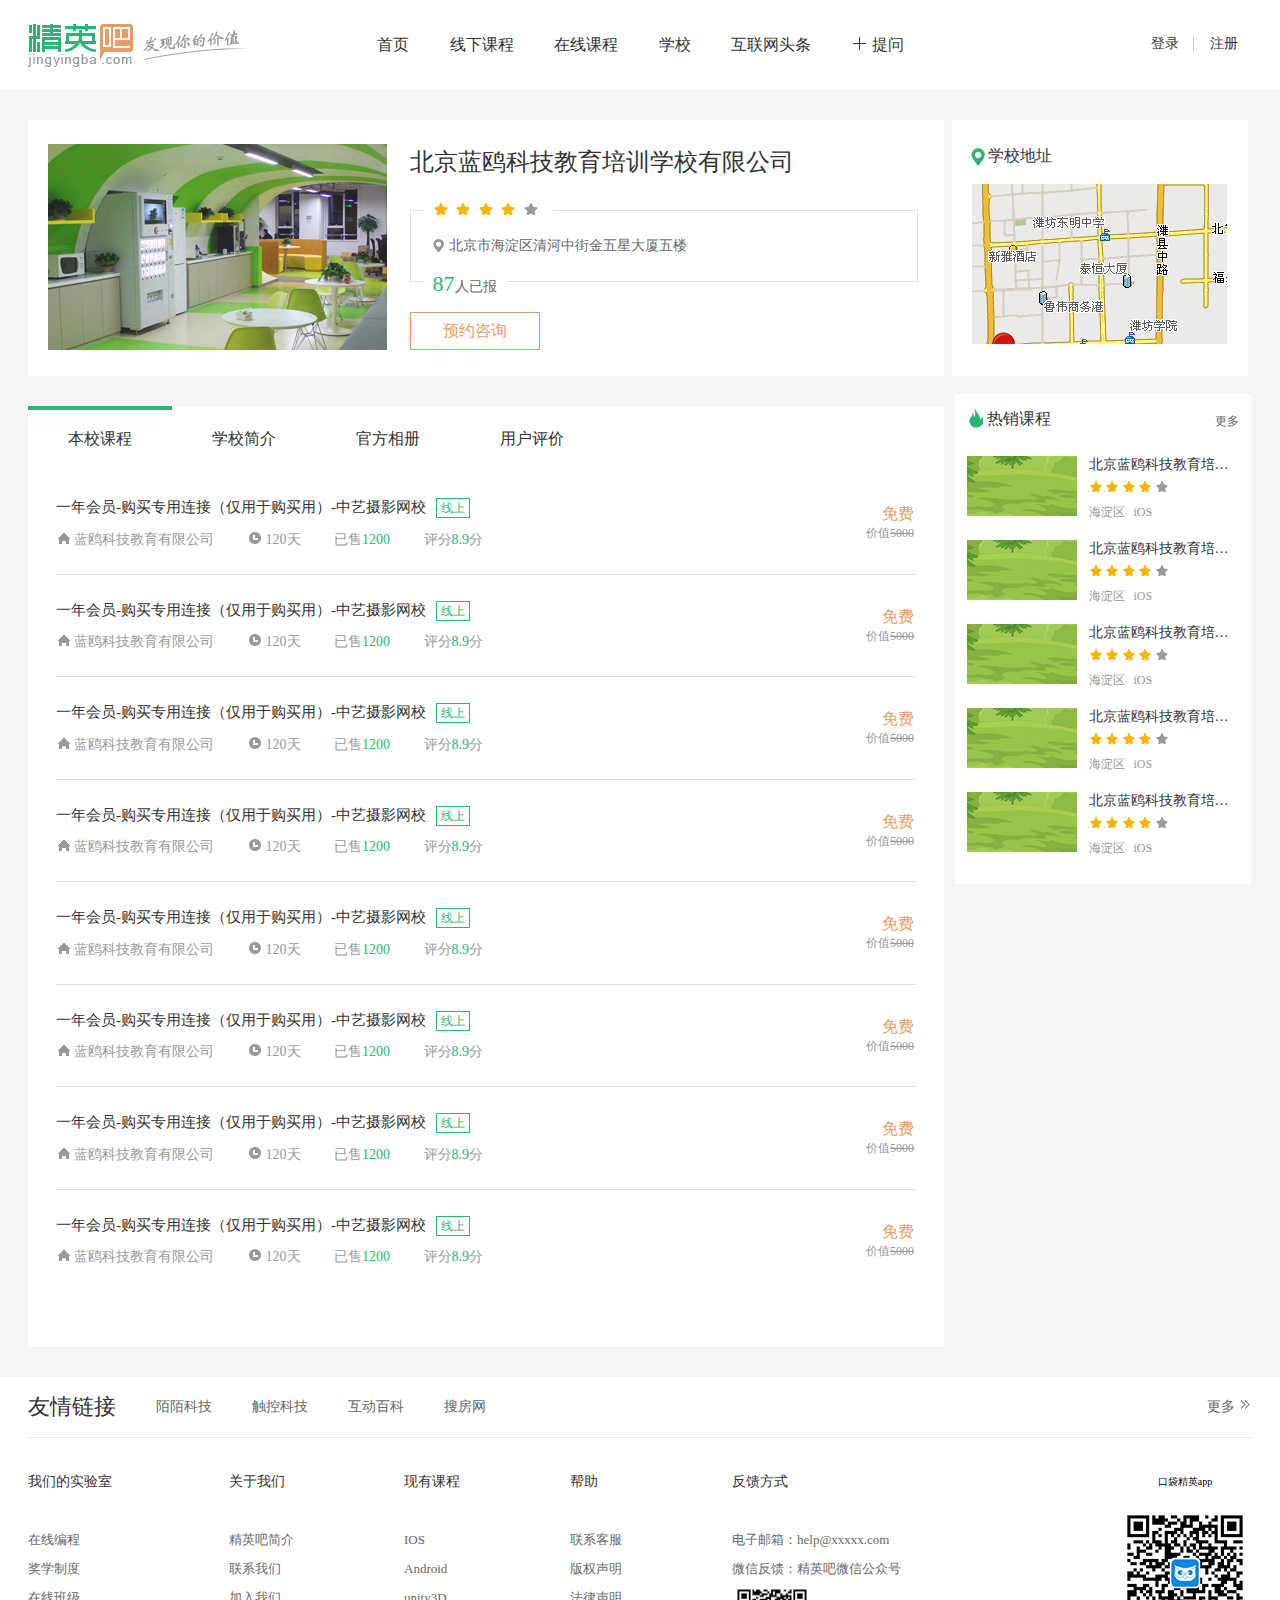
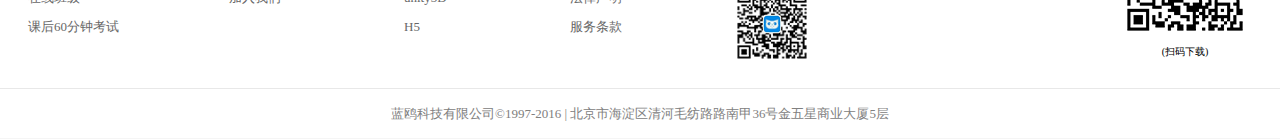
<file: secondterm/schoolDetails.html>
<!DOCTYPE html>
<html lang="en">
<head>
	<meta charset="UTF-8">
	<title>School details 学校详情</title>
	<link rel="stylesheet" type="text/css" href="../css/base.css">
	<link rel="stylesheet" href="../css/header-footer.css" />
	<link rel="stylesheet" type="text/css" href="../css/secondterm/schoolDetails.css">
</head>
<body>
	<div class="mask">
		<div class="appoint">
				<p class="consu clearfix">
					<span>预约咨询</span>
					<span id="close"></span>
				</p>
				<div class="consult">
					<p>请留下您的联系电话，我们会在第一时间和您取得联系</p>
					<label for="">
						您的姓名：
						<input type="text" id="atext"/>
					</label>
					<label for="">
						您的电话：
						<input type="tel	" id="atel" />
					</label>
					<span id="wish">意向课程：</span>
					<div class="dropbox">
						请选择意向课程
					</div>
					<ul class="dropbox-on">
						<li>iOS</li>
						<li>Android</li>
						<li>HTML5</li>
						<li>Unity-3D</li>
						<li>产品经理</li>
					</ul>
					<br />
					<a id="cancel">取消</a>
					<a id="confirm">确定</a>
				</div>
			</div>
	</div>
	<div class="header">
			<div class="nav">
				<ul class="tab">
					<li>
						<a href="firstpage.html">
							首页
						</a>
					</li>
					<li>
						<a href="offline-course.html">
							线下课程
						</a>
					</li>
					<li>
						<a href="../elite/course_list.html">
							在线课程
						</a>
					</li>
					<li>
						<a href="offlineSchool.html">
							学校
						</a>
					</li>
					<li>
						<a href="../elite/novice.html">
							互联网头条
						</a>
					</li>
					<li class="tab6">
						<a href="javascript:void(0);">
							<span></span>
							提问
						</a>
					</li>
				</ul>
				<div class="sign">
					<a href="../elite/login_and_registered.html" class="signin">登录</a>
					<a href="../elite/login_and_registered.html" class="signup">注册</a>
				</div>
			</div>
	</div>

	<div class="schoolDetails">

		<div class="schtop clearfix">
			<div class="topLeft">
				<div class="tupian">
					<img src="../img/secondterm/active/schoolDetails.png">
				</div>
				<div class="details">
					<h1>北京蓝鸥科技教育培训学校有限公司</h1>
					<div class="dizhi">
						<p class="p1">
							<span class="star star1"></span>
							<span class="star star1"></span>
							<span class="star star1"></span>
							<span class="star star1"></span>
							<span class="star"></span>
						</p>
						<p class="p2">北京市海淀区清河中街金五星大厦五楼</p>
						<p class="p3"><span>87</span>人已报</p>
					</div>
					<button class="yuyue">预约咨询</button>
				</div>
			</div>
			<div class="topRight">
				<p class="p1">学校地址</p>
				<div class="ditu">
					<img src="../img/secondterm/active/schoolDetails1.png">
				</div>
			</div>
		</div>

		<div class="shccon">
			<div class="conLeft">
				<ul class="conLeft_nav clearfix">
					<li>
						<a href="javascript:void(0);">本校课程</a>
					</li>
					<li>
						<a href="javascript:void(0);">学校简介</a>
					</li>
					<li>
						<a href="javascript:void(0);">官方相册</a>
					</li>
					<li>
						<a href="javascript:void(0);">用户评价</a>
					</li>
				</ul>
				<div class="line1"></div>

				<div class="wrap">
					<!-- 本校课程 -->
					<div class="inner">
						<ul class="ul1">
							<li class="clearfix">
								<div class="liLeft">
									<p class="huiyuan">一年会员-购买专用连接（仅用于购买用）-中艺摄影网校<span>线上</span></p>
									<p class="gongsi">
										<a class="a1">蓝鸥科技教育有限公司</a>
										<a class="a2">120天</a>
										<a class="a3">已售<span>1200</span></a>
										<a class="a4">评分<span>8.9</span>分</a>
									</p>
									<p class="mianfei">免费</p>
									<p class="jiazhi">价值<s>5000</s></p>
								</div>
							</li>
							<li class="clearfix">
								<div class="liLeft">
									<p class="huiyuan">一年会员-购买专用连接（仅用于购买用）-中艺摄影网校<span>线上</span></p>
									<p class="gongsi">
										<a class="a1">蓝鸥科技教育有限公司</a>
										<a class="a2">120天</a>
										<a class="a3">已售<span>1200</span></a>
										<a class="a4">评分<span>8.9</span>分</a>
									</p>
									<p class="mianfei">免费</p>
									<p class="jiazhi">价值<s>5000</s></p>
								</div>
							</li>
							<li class="clearfix">
								<div class="liLeft">
									<p class="huiyuan">一年会员-购买专用连接（仅用于购买用）-中艺摄影网校<span>线上</span></p>
									<p class="gongsi">
										<a class="a1">蓝鸥科技教育有限公司</a>
										<a class="a2">120天</a>
										<a class="a3">已售<span>1200</span></a>
										<a class="a4">评分<span>8.9</span>分</a>
									</p>
									<p class="mianfei">免费</p>
									<p class="jiazhi">价值<s>5000</s></p>
								</div>
							</li>
							<li class="clearfix">
								<div class="liLeft">
									<p class="huiyuan">一年会员-购买专用连接（仅用于购买用）-中艺摄影网校<span>线上</span></p>
									<p class="gongsi">
										<a class="a1">蓝鸥科技教育有限公司</a>
										<a class="a2">120天</a>
										<a class="a3">已售<span>1200</span></a>
										<a class="a4">评分<span>8.9</span>分</a>
									</p>
									<p class="mianfei">免费</p>
									<p class="jiazhi">价值<s>5000</s></p>
								</div>
							</li>
							<li class="clearfix">
								<div class="liLeft">
									<p class="huiyuan">一年会员-购买专用连接（仅用于购买用）-中艺摄影网校<span>线上</span></p>
									<p class="gongsi">
										<a class="a1">蓝鸥科技教育有限公司</a>
										<a class="a2">120天</a>
										<a class="a3">已售<span>1200</span></a>
										<a class="a4">评分<span>8.9</span>分</a>
									</p>
									<p class="mianfei">免费</p>
									<p class="jiazhi">价值<s>5000</s></p>
								</div>
							</li>
							<li class="clearfix">
								<div class="liLeft">
									<p class="huiyuan">一年会员-购买专用连接（仅用于购买用）-中艺摄影网校<span>线上</span></p>
									<p class="gongsi">
										<a class="a1">蓝鸥科技教育有限公司</a>
										<a class="a2">120天</a>
										<a class="a3">已售<span>1200</span></a>
										<a class="a4">评分<span>8.9</span>分</a>
									</p>
									<p class="mianfei">免费</p>
									<p class="jiazhi">价值<s>5000</s></p>
								</div>
							</li>
							<li class="clearfix">
								<div class="liLeft">
									<p class="huiyuan">一年会员-购买专用连接（仅用于购买用）-中艺摄影网校<span>线上</span></p>
									<p class="gongsi">
										<a class="a1">蓝鸥科技教育有限公司</a>
										<a class="a2">120天</a>
										<a class="a3">已售<span>1200</span></a>
										<a class="a4">评分<span>8.9</span>分</a>
									</p>
									<p class="mianfei">免费</p>
									<p class="jiazhi">价值<s>5000</s></p>
								</div>
							</li>
							<li class="clearfix">
								<div class="liLeft">
									<p class="huiyuan">一年会员-购买专用连接（仅用于购买用）-中艺摄影网校<span>线上</span></p>
									<p class="gongsi">
										<a class="a1">蓝鸥科技教育有限公司</a>
										<a class="a2">120天</a>
										<a class="a3">已售<span>1200</span></a>
										<a class="a4">评分<span>8.9</span>分</a>
									</p>
									<p class="mianfei">免费</p>
									<p class="jiazhi">价值<s>5000</s></p>
								</div>
							</li>

						</ul>
					</div>
					<!-- 学校简介 -->
					<div class="inner1">
						<h2>蓝鸥科技教育有限公司简介</h2>
						<p class="lanou">蓝鸥是一家集产、学、研为一体的综合性移动互联网研发培训机构，致力于iOS开发、Unity3D游戏开发、Android开发和HTML5前端开发等软件人才的培养。蓝鸥强大的师资阵容，纯净的教育理念，严格的管理制度，使其成为了美国苹果公司AATC认证官方授权培训中心、Unity官方授权培训中心，也是目前国内仅有的一家”两大官方授权于一身“的移动互联网培训企业。2012年10月18日，刘辉、李静波、崔亚允，中国移动互联网开发行业的三位领军人物，强强联手，倾力打造了蓝鸥。“三巨头”（开发、技术、教学）护航蓝鸥一路向前，经过短短的三年，蓝鸥已拥有在职员工400多人，学员上万人，在全国共拥有8家实训中心、2家中心直属分院和1家项目研发基地，分别是：北京实训中心、上海实训中心、广州实训中心、大连实训中心、郑州实训中心、西安实训中心、武汉实训中心、成都实训中心、北京中心直属分院（石家庄）、大连中心直属分院（哈尔滨）和上海项目研发基地。</p>
						<p class="lanou1"> 蓝鸥是一家集产、学、研为一体的综合性移动互联网研发培训机构，致力于iOS开发、Unity3D游戏开发、Android开发和HTML5前端开发等软件人才的培养。蓝鸥强大的师资阵容，纯净的教育理念，严格的管理制度，使其成为了美国苹果公司AATC认证官方授权培训中心、Unity官方授权培训中心，也是目前国内仅有的一家”两大官方授权于一身“的移动互联网培训企业。2012年10月18日，刘辉、李静波、崔亚允，中国移动互联网开发行业的三位领军人物，强强联手，倾力打造了蓝鸥。“三巨头”（开发、技术、教学）护航蓝鸥一路向前，经过中国移动互联网开发行业的三位领军人物，强强联手，倾力打造了蓝鸥。</p>
					</div>
					<!-- 官方相册 -->
					<div class="inner2">
						<ul class="ul2 clearfix">
							<li>
								<a href="javascript:void(0);">
									<img src="../img/secondterm/active/schoolDetails2.png">
								</a>
							</li>
							<li>
								<a href="javascript:void(0);">
									<img src="../img/secondterm/active/schoolDetails2.png">
								</a>
							</li>
							<li>
								<a href="javascript:void(0);">
									<img src="../img/secondterm/active/schoolDetails2.png">
								</a>
							</li>
							<li>
								<a href="javascript:void(0);">
									<img src="../img/secondterm/active/schoolDetails2.png">
								</a>
							</li>
						</ul>
						<ul class="ul2 clearfix">
							<li>
								<a href="javascript:void(0);">
									<img src="../img/secondterm/active/schoolDetails2.png">
								</a>
							</li>
							<li>
								<a href="javascript:void(0);">
									<img src="../img/secondterm/active/schoolDetails2.png">
								</a>
							</li>
							<li>
								<a href="javascript:void(0);">
									<img src="../img/secondterm/active/schoolDetails2.png">
								</a>
							</li>
							<li>
								<a href="javascript:void(0);">
									<img src="../img/secondterm/active/schoolDetails2.png">
								</a>
							</li>
						</ul>
						<ul class="ul2 clearfix">
							<li>
								<a href="javascript:void(0);">
									<img src="../img/secondterm/active/schoolDetails2.png">
								</a>
							</li>
							<li>
								<a href="javascript:void(0);">
									<img src="../img/secondterm/active/schoolDetails2.png">
								</a>
							</li>
							<li>
								<a href="javascript:void(0);">
									<img src="../img/secondterm/active/schoolDetails2.png">
								</a>
							</li>
							<li>
								<a href="javascript:void(0);">
									<img src="../img/secondterm/active/schoolDetails2.png">
								</a>
							</li>
						</ul>
					</div>
					<!-- 用户评价 -->
					<div class="inner3">
						<div class="usereva">
						<div class="center clearfix">
							<div class="bigscore">
								<p>5.2</p>
								<img src="../img/secondterm/star.png" alt="" />
								<p>该课程共<span>56</span>人评论</p>
							</div>
							<em></em>
							<ul class="charts">
								<li class="evalu clearfix">
									<span>好评</span>
									<div class="back">
										<div class="colorchart"></div>
									</div>
									<p class="countnum"><span id="ago">12315</span>人</p>
								</li>
								<li class="evalu clearfix">
									<span>中评</span>
									<div class="back">
										<div class="colorchart colorchart1"></div>
									</div>
									<p class="countnum"><span id="ago">1532</span>人</p>
								</li>
								<li class="evalu clearfix">
									<span>差评</span>
									<div class="back">
										<div class="colorchart colorchart2"></div>
									</div>
									<p class="countnum"><span id="ago">800</span>人</p>
								</li>
							</ul>
						</div>
						<div class="impress">
							<div class="people clearfix">
								<span>大家印象:</span>
								<ul class="ad clearfix">
									<li>交通便利(323)</li>
									<li>学习气氛浓厚(1200)</li>
									<li>交通便利(323)</li>
									<li>学习气氛浓厚(1200)</li>
									<li>交通便利(323)</li>
									<li>学习气氛浓厚(1200)</li>
									<li>学习气氛浓厚(1200)</li>
									<li>交通便利(323)</li>
									<li>学习气氛浓厚(1200)</li>
									<li>交通便利(323)</li>
								</ul>
							</div>
						</div>
						<!--用户评价内容-->
						<div class="evacontent">
							<p>评价内容(134)</p>
							<ul class="noname">
								<li>
									<div class="topcontent class="clearfix"">
										<img id="star" src="../img/secondterm/star.png" alt="" />
										<span id="username">刘峰</span>
										<span id="date">2015-01-28</span>
									</div>
									<p class="realcontent">
										很满意特别划算 真不错    很详细 有耐心。很满意特别划算 真不错    很详细 有耐心很满意特别划算 真不错    很详细 有耐心很满意特别划算 真不错    很详细 有耐心很满意特别划算 真不错    很详细 有耐心
									</p>
								</li>
								<li>
									<div class="topcontent class="clearfix"">
										<img id="star" src="../img/secondterm/star.png" alt="" />
										<span id="username">刘峰</span>
										<span id="date">2015-01-28</span>
									</div>
									<p class="realcontent">
										很满意特别划算 真不错    很详细 有耐心。很满意特别划算 真不错    很详细 有耐心很满意特别划算 真不错    很详细 有耐心很满意特别划算 真不错    很详细 有耐心很满意特别划算 真不错    很详细 有耐心
									</p>
								</li>
								<li>
									<div class="topcontent class="clearfix"">
										<img id="star" src="../img/secondterm/star.png" alt="" />
										<span id="username">刘峰</span>
										<span id="date">2015-01-28</span>
									</div>
									<p class="realcontent">
										很满意特别划算 真不错    很详细 有耐心。很满意特别划算 真不错    很详细 有耐心很满意特别划算 真不错    很详细 有耐心很满意特别划算 真不错    很详细 有耐心很满意特别划算 真不错    很详细 有耐心
									</p>
								</li>
							</ul>
							<div class="pages clearfix">
								<a id="prev" href="javascript:history.go(-1)">上一页</a>
								<ul>
									<li class="selected">1</li>
									<li>2</li>
									<li>3</li>
									<li>4</li>
									<li>5</li>
									<li>6</li>
									<li>7</li>
									<li>8</li>
									<li>9</li>
									<li id="selected10">...</li>
									<li>100</li>
								</ul>
								<a id="next" href="javascript:history.go(1)">下一页</a>
							</div>
						</div>
					</div>
					</div>
				</div>
			</div>
			<div class="conRight">
				<div class="rtop">
				<h2>热销课程</h2>
				<a href="javascript:void(0);" class="more">更多</a>
			</div>
			<div class="rcon">
				<ul>
					<li class="clearfix">
						<a href="javascript:void(0);">
							<div class="rleft">
								<img src="../img/secondterm/active/offlineSchool1.png">
							</div>
							<div class="rright">
								<p class="p1">北京蓝鸥科技教育培训学校有限公司</p>
								<p class="p2">
									<span class="xing xing1"></span>
									<span class="xing xing1"></span>
									<span class="xing xing1"></span>
									<span class="xing xing1"></span>
									<span class="xing"></span>
								</p>
								<p class="p3">海淀区&nbsp;&nbsp;&nbsp;iOS</p>
							</div>
						</a>
					</li>
					<li class="clearfix">
						<a href="javascript:void(0);">
							<div class="rleft">
								<img src="../img/secondterm/active/offlineSchool1.png">
							</div>
							<div class="rright">
								<p class="p1">北京蓝鸥科技教育培训学校有限公司</p>
								<p class="p2">
									<span class="xing xing1"></span>
									<span class="xing xing1"></span>
									<span class="xing xing1"></span>
									<span class="xing xing1"></span>
									<span class="xing"></span>
								</p>
								<p class="p3">海淀区&nbsp;&nbsp;&nbsp;iOS</p>
							</div>
						</a>
					</li>
					<li class="clearfix">
						<a href="javascript:void(0);">
							<div class="rleft">
								<img src="../img/secondterm/active/offlineSchool1.png">
							</div>
							<div class="rright">
								<p class="p1">北京蓝鸥科技教育培训学校有限公司</p>
								<p class="p2">
									<span class="xing xing1"></span>
									<span class="xing xing1"></span>
									<span class="xing xing1"></span>
									<span class="xing xing1"></span>
									<span class="xing"></span>
								</p>
								<p class="p3">海淀区&nbsp;&nbsp;&nbsp;iOS</p>
							</div>
						</a>
					</li>
					<li class="clearfix">
						<a href="javascript:void(0);">
							<div class="rleft">
								<img src="../img/secondterm/active/offlineSchool1.png">
							</div>
							<div class="rright">
								<p class="p1">北京蓝鸥科技教育培训学校有限公司</p>
								<p class="p2">
									<span class="xing xing1"></span>
									<span class="xing xing1"></span>
									<span class="xing xing1"></span>
									<span class="xing xing1"></span>
									<span class="xing"></span>
								</p>
								<p class="p3">海淀区&nbsp;&nbsp;&nbsp;iOS</p>
							</div>
						</a>
					</li>
					<li class="clearfix">
						<a href="javascript:void(0);">
							<div class="rleft">
								<img src="../img/secondterm/active/offlineSchool1.png">
							</div>
							<div class="rright">
								<p class="p1">北京蓝鸥科技教育培训学校有限公司</p>
								<p class="p2">
									<span class="xing xing1"></span>
									<span class="xing xing1"></span>
									<span class="xing xing1"></span>
									<span class="xing xing1"></span>
									<span class="xing"></span>
								</p>
								<p class="p3">海淀区&nbsp;&nbsp;&nbsp;iOS</p>
							</div>
						</a>
					</li>
				</ul>
			</div>
			</div>
		</div>
	</div>

	<div class="footer">
			<ul class="friendlink clearfix">
				<li class="fri1">
						友情链接
				</li>
				<li class="fri2">
					<a href="http://www.immomo.com/">
						陌陌科技
					</a>
				</li>
				<li class="fri3">
					<a href="http://www.chukong-inc.com/">
						触控科技
					</a>
				</li>
				<li class="fri4">
					<a href="http://www.baike.com/">
						互动百科
					</a>
				</li>
				<li class="fri5">
					<a href="http://gz.sofang.com/">
						搜房网
					</a>
				</li>
				<li class="fri6">
					<a href="../elite/link.html">
						更多
						<span></span>
					</a>
				</li>
			</ul>
			<div class="link clearfix">
				<ul class="lab">
					<li class="lin1">
						我们的实验室
					</li>	
					<li>
						<a href="javascript:void(0);">在线编程</a>
					</li>
					<li>
						<a href="javascript:void(0);">奖学制度</a>
					</li>
					<li>
						<a href="javascript:void(0);">在线班级</a>
					</li>
					<li>
						<a href="javascript:void(0);">课后60分钟考试</a>
					</li>
				</ul>
				<ul class="aboutus">
					<li class="lin2">
						关于我们
					</li>	
					<li>
						<a href="javascript:void(0);">精英吧简介</a>
					</li>
					<li>
						<a href="javascript:void(0);">联系我们</a>
					</li>
					<li>
						<a href="javascript:void(0);">加入我们</a>
					</li>
				</ul>
				<ul class="lesson">
					<li class="lin3">
						现有课程
					</li>	
					<li>
						<a href="javascript:void(0);">IOS</a>
					</li>
					<li>
						<a href="javascript:void(0);">Android</a>
					</li>
					<li>
						<a href="javascript:void(0);">unity3D</a>
					</li>
					<li>
						<a href="javascript:void(0);">H5</a>
					</li>
				</ul>
				<ul class="help">
					<li class="lin4">
						帮助
					</li>	
					<li>
						<a href="javascript:void(0);">联系客服</a>
					</li>
					<li>
						<a href="javascript:void(0);">版权声明</a>
					</li>
					<li>
						<a href="javascript:void(0);">法律声明</a>
					</li>
					<li>
						<a href="javascript:void(0);">服务条款</a>
					</li>
				</ul>
				<ul class="feedback">
					<li class="lin5">
						反馈方式
					</li>	
					<li>
						<a href="javascript:void(0);">电子邮箱：help@xxxxx.com</a>
					</li>
					<li>
						<a href="javascript:void(0);">微信反馈：精英吧微信公众号</a>
					</li>
					<li>
						<img src="../img/secondterm/erweima_weixin.png" alt="" />
					</li>
				</ul>
				<ul class="app">
					<li class="app1">
						口袋精英app
					</li>
					<li>
						<img src="../img/secondterm/erweima_app.png" alt="" />
					</li>
					<li>
						(扫码下载)
					</li>
				</ul>
			</div>
			<p class="copyright">蓝鸥科技有限公司©1997-2016 | 北京市海淀区清河毛纺路路南甲36号金五星商业大厦5层</p>
		</div>

	<script type="text/javascript" src="../js/jquery.min.js"></script>
	<!-- <script src="../js/secondterm/locate.js" type="text/javascript" charset="utf-8"></script> -->
	<script type="text/javascript">
		$(function() {
			$(".conLeft_nav>li").click(function() {
				var index = $(this).index();

				$(".wrap>div").eq(index).show().siblings().hide();
				$(".line1").animate({
					left:$(this).position().left
				})
				
			})

			// page 点击事件
			$(".pages li").on("click",function() {
				$(this).addClass("selected").siblings().removeClass("selected");
			})
			//上一页
			$("#prev").click(function() {
				$(".selected").prev().addClass("selected").siblings().removeClass("selected");
			})
			//下一页
			$("#next").click(function() {
				$(".selected").next().addClass("selected").siblings().removeClass("selected");
			})
		})

		var appoint = document.querySelector(".appoint");
		var yuyue = document.querySelector(".yuyue");
		var mask = document.querySelector(".mask");
		var confirm = document.getElementById("confirm");
		var cancel = document.getElementById("cancel");
		var close = document.getElementById("close");
		var dropbox = document.querySelector(".dropbox");
		var dropboxList = document.querySelectorAll(".dropbox-on li");
		var dropboxOn = document.querySelector(".dropbox-on");
		var flag = true;
	dropbox.onclick = function() {
		if (flag) {
			dropbox.style.backgroundPosition = "240px -582px";
			dropboxOn.style.display = "block";
			flag = false;
		}else {
			dropboxOn.style.display = "none";
			dropbox.style.backgroundPosition = "240px -564px";
			flag = true;
		}
		
	}
	
	for (var i = 0; i < dropboxList.length; i++) {
		dropboxList[i].index = i;
		dropboxList[i].onclick = function() {
			dropbox.innerHTML = this.innerHTML;
			dropboxOn.style.display = "none";
			dropbox.style.backgroundPosition = "240px -564px";
			flag = true;
		}
	}

		close.onclick = function() {
			appoint.style.display = "none";
			mask.style.display = "none";
		}
		yuyue.onclick = function() {
			appoint.style.display = "block";
			mask.style.display = "block";
		}
			
		confirm.onclick = function() {
			appoint.style.display = "none";
			mask.style.display = "none";
		}
		
		cancel.onclick = function() {
			appoint.style.display = "none";
			mask.style.display = "none";
		}
	</script>
</body>
</html>
</file>
<file: css/base.css>
html,body {margin:0; padding:0; font:10px/1.5 "微软雅黑",arial;}
div,dl,dt,dd,ul,ol,li,h1,h2,h3,h4,h5,h6,pre,form,fieldset,input,textarea,blockquote,p{padding:0; margin:0;}
table,td,tr,th{font-size:10px;}
a{text-decoration: none;}
ol,ul {list-style:none;}
li{list-style-type:none;}
input,select {-webkit-appearance:none;outline: none;}
img{vertical-align: middle;border: none;*border:0;}
h1,h2,h3,h4,h5,h6{font-size:inherit; font-weight:normal;}
address,cite,code,em,th,i{font-weight:normal; font-style:normal;}
.clearfix{zoom:1;}
.clearfix:after{display:block; overflow:hidden; clear:both; height:0; visibility:hidden; content:".";}
</file>
<file: css/elite/course_list.css>
.bg{
	width: 100%;
	background-color: #f5f5f5;
	overflow: hidden;
	font-family: "微软雅黑";
}
.subject{
	width: 1224px;
	height: 365px;
	background-color: white;
	margin: 0 auto;
	margin-top: 30px;
	box-sizing: border-box;
	padding: 15px;
}
.unity3D_img{
	width: 430px;
	height: 245px;
	float: left;
}
.unity3D_img img{
	height: 100%;
}
.unity3D_time{
	position: relative;
	float: left;
	width: 755px;
	height: 245px;
}
.subject>.unity3D_time>p{
	font-size: 24px;
	margin-left: 20px;
}
.unity3D_time1{
	position: absolute;
	left: 0;
	bottom: 0;
	text-align: center;
}
.unity3D_time_content2{
	width: 130px;
	float: left;
}
.unity3D_time_content1{
	float: left;
	width: 100px;
	border-right: 1px solid #e8e8e8;
}
.unity3D_time>div>div>p{
	color: #666;
	font-size: 14px;
}
.day{
	font-size: 20px;
}
#share{
	position: absolute;
	right: 0;
	top: 0;
	width: 70px;
	font-size: 14px;
	color: #666;
}
#share span{
	display: inline-block;
	width: 100%;
	line-height: 23px;
	background: url(../../img/elite/share.png) no-repeat;
	text-indent: 40px;
	background-position: 14px;
}
.bdsharebuttonbox{
	display: none;
	width: 140px;
	border: 1px solid #CCC;
	border-radius: 5px;
	padding-left: 5px;
	position: absolute;
	right: -22px;
	top: 33px;
}
.gray{
	position: relative;
	float: left;
	width: 100%;
	height: 80px;
	background-color: #b3b3b3; 
	margin-top: 15px;
	box-sizing: border-box;
	padding: 10px 20px 0;
}
.progress_bar{
	width: 100%;
	height: 10px;
	background-color: white;
	margin-top: 28px;
	border-radius: 10px;
	overflow: hidden;
}
.progress{
	width: 2%;
	height: 100%;
	background-color: #46d993;
}
.gray>span{
	position: absolute;
	top: 15px;
	color: white;
}
.gray_span1{
	left: 65px;
}
.gray_span2{
	left: 220px;
}
.gray_span3{
	left: 365px;
}
.gray_span4{
	left: 510px;
}
.gray_span5{
	left: 635px;
}
.gray_span6{
	right: 5px;
}
.triangle1{
	left: 95px;	
}
.triangle2{
	left: 250px;	
}
.triangle3{
	left: 395px;	
}
.triangle4{
	left: 540px;	
}
.triangle5{
	left: 665px;	
}
.triangle6{
	right: 23px;	
}
.triangle{
	position: absolute;
	top: 33px;	
	width: 0px;
	height: 0px;
	border-left: 5px solid transparent;
	border-right: 5px solid transparent;
	border-bottom: 5px solid white;
}
.subject_details{
	width: 1224px;
	margin: 30px auto;
}
.subject_details>ul{
	float: left;
	width: 910px;
	background-color: white;
	box-sizing: border-box;
	padding: 30px 15px 0;
}
.subject_details>ul>li{
	position: relative;
}
.title{
	font-size: 1.8rem;
	background-color: #f5f5f5;
	line-height: 40px;
}
.lesson_num{
	display: inline-block;
	background-color: #029850;
	color: white;
	padding-left: 5px;
	padding-right: 5px;
}
.title1{
	display: inline-block;
	text-indent: 5px;
}
.subject_details>ul>li>div{
	position: relative;
	display: block;
	width: 100%;
	height: 100px;
	box-sizing: border-box;
	opacity: 0.6;
	padding: 30px 0;
}
.subject_details>ul>li>div:hover{
	opacity: 1;
}
.subject_details>ul>li>div>div{
	float: left;
	width: 55px;
}
.subject_details>ul>li>div>div>img{
	width: 25px;
	float: right;
}
.lesson_title{
	display: inline-block;
	margin-left: 20px;
	width: 660px;
	font-size: 14px;
	color: black;
}
.subject_details>ul>li>div>span,.subject_details>ul>li>div>a,.waiting{
	position: absolute;
	right: 0;
	top: 40px;
	color: #999;
}
.subject_details>ul>li>div>a,.waiting{
	display: none;
	width: 110px;
	top:33px;
	font-size: 14px;
	text-align: center;
	padding-top: 5px;
	padding-bottom: 5px;
}
.subject_details>ul>li>div>a{
	top: 32px;
	right: -1px;
	border: 1px solid #029850;
	background-color: white;
	color:#029850;
	border-radius: 50px;
}
.waiting{
	background-color: #ccc;
	color: white;
	border-radius: 50px;
}
.studing{
	float: right;
	width: 295px;
	background-color: white;
	overflow: auto;
}
.studing>p{
	width: 100%;
	background-color: #029850;
	color: white;
	box-sizing: border-box;
	padding: 5px;
	font-size: 16px;
}
.studing_details{
	width: 100%;
	box-sizing: border-box;
	padding: 10px 20px 20px;
	text-align: center;
	color: #999;
	font-size: 14px;
}
.studing_details>p{
	line-height: 25px;
}
Categories{
	line-height: 35px;
	color: black;
}
.name{
	float: left;
}
.score{
	float: right;
}
</file>
<file: css/header-footer.css>
@charset "utf-8";

.header {
	width: 100%;
	height: 90px;
	background-color: #fff;
}
.header .nav {
	position: relative;
	width: 1224px;
	height: 90px;
	margin: 0 auto;
	background: url(../img/secondterm/logo.png) no-repeat;
	background-position: left;
	padding-top: 30px;
	box-sizing: border-box;
}
/*选择城市*/
#locate {
	position: absolute;
	display:block;
	width: 65px;
	height: 30px;
	line-height: 30px;
	border: 1px solid #e0e0e0;
	font-size: 14px;
	color: #333333;
	box-sizing: border-box;
	left: 230px;
	padding-left: 10px;
	background: url(../img/secondterm/spirit2.png) no-repeat;
	background-position:36px -565px;
	/*background-size: 25%;*/
}
.selectlocate {
	position: absolute;
	z-index: 2;
	background-color: #fff;
	width: 324px;
	height: 210px;
	top: 59px;
	padding-top: 25px;
	padding-left: 20px;
	padding-right: 20px;
	border: 1px solid #e0e0e0;
	margin-left: 230px;
	display: none;
}
.selectlocate li {
	position: relative;
	float: left;
	width: 24%;
	height: 24%;
	text-align: center;
}
.selectlocate >.sel2 {
	margin: 0 14%;
}
.selectlocate >.sel4,.selectlocate >.sel6 {
	margin: 8% 0;
}
.selectlocate >.sel5 {
	margin: 8% 14%;
}
.selectlocate img {
	margin-bottom: 5px;
}
.selectlocate .mask {
	position: absolute;
	width: 78px;
	height: 30px;
	border-radius: 12px;
	background-color: rgba(255,255,255,0.6);
	display: none;
}
.selectlocate li:hover .mask {
	display: block;
	cursor: pointer;
}
.selectlocate a {
	color: #333;
}
/*Tab切换*/
.tab {
	position: absolute;
	top: 0;
	left: 349px;
	width: 535px;
	height: 100%;
}
.tab > li {
	display: inline-block;
	height: 100%;
	line-height: 90px;
	margin-right: 38px;
}
.tab > .tab6 {
	margin-right: 0;
}
.tab a {
	font-size: 16px;
	color: #333;
}
.tab a:hover {
	color: #29b572;
}
.tab span {
	display: inline-block;
	width: 16px;
	height: 16px;
	background: url(../img/secondterm/spirit2.png) no-repeat;
	background-position: 0 -167px;
}
.tab > .tab6>a:hover span {
	background-position: 0 -459px
}
/*登录/注册*/
.sign {
	position: absolute;
	top: 0;
	right: 0;
	height: 100%;
	line-height: 90px;
}
.sign a {
	display: inline-block;
	width: 56px;
	text-align: center;
	height: 14px;
	line-height: 14px;
	font-size: 14px;
	color: #333;
}
.sign .signin {
	border-right: 1px solid #cccccc;
}
.sign a:hover {
	color: #29b572;
	cursor: pointer;
}

/*页脚*/
.footer {
	background-color: #fff;
}
/*友情链接*/
.friendlink {
	width: 1224px;
	height: 60px;
	margin: 0 auto;
	border-bottom: 1px solid #e8e8e8;
	line-height: 60px;
}
.friendlink > li {
	float: left;
	margin-left: 40px;
}
.friendlink > li.fri1 {
	margin-left: 0;
	font-size: 22px;
	color: #333333;
}
.friendlink a {
	font-size: 14px;
	color: #676767;
}
.friendlink > li.fri6 {
	float: right;
}
.friendlink > li.fri6 span {
	display: inline-block;
	width: 14px;
	height: 14px;
	background: url(../img/secondterm/doublearrow.png) no-repeat;
	background-position: 50%
}
/*介绍信息*/
.link {
	width: 1224px;
	margin: 0 auto;
	height: 250px;
	padding: 30px 0;
	box-sizing: border-box;
}
.link ul {
	height: 140px;
	float: left;
	margin-right: 110px;
}
.link li {
	line-height: 28px;
}
li.lin1,li.lin2,li.lin3,li.lin4,li.lin5 {
	font-size: 14px;
	color: #333;
	margin-bottom: 30px;
}
.link a {
	font-size: 13px;
	color: #676767;
}
.link a:hover {
	color: #333333;
}
.feedback img {
	width: 80px;
	height: 80px;
}
.link .app {
	float: right;
	margin-right: 0;
	text-align: center;
}
.app > li.app1 {
	margin-bottom: 10px;
}
/*版权信息*/
.copyright {
	width: 100%;
	height: 50px;
	border-top: 1px solid #e8e8e8;
	box-sizing: border-box;
	text-align: center;
	line-height: 50px;
	font-size: 13px;
	color: #808080;
}
</file>
<file: css/elite/link.css>
.content_bg{
	width: 100%;
	height: 710px;
	background-color: #F5F5F5;
	font-family: "微软雅黑";
}
.body_content{
	width: 1224px;
	height: 645px;
	margin: 0 auto;
	overflow: hidden;
}
.body_content>p{
	font-size: 22px;
	margin-top:25px;
	line-height: 40px;
}
.body_content>div{
	width: 100%;
	height: 232px;
	background-color: white;
	box-sizing: border-box;
	padding: 50px 30px;
}
.partners_a{
	float: left;
	width: 155px;
	margin-right: 13px;
	margin-bottom: 30px;
}
.no_margin{
	margin-right: 0;
}
.friendly_link{
	height: 275px;
}
.friendly_link>a{
	display: inline-block;
	margin-right: 25px;
	font-size: 14px;
	line-height: 22px;
	color: black;
}
#no_margin{
	margin-right: 0;
}
</file>
<file: css/elite/login_and_registered.css>
.bg{
	width: 100%;
	height: 744px;
	font-family: "微软雅黑";
}
/*8******************头部导航栏开始*@**********/
.nav{
	width: 100%;
	height: 90px;
	background-color: white;
}
.nav>div{
	width: 1224px;
	height: 100%;
	margin: 0 auto;
}
.nav>div>a{
	float: left;
	width: 215px;
	height: 100%;
	background: url(../../img/secondterm/logo.png) no-repeat;
	background-size: 100% 45px;
	background-position-y: 50%;
}
.nav>div>ul{
	float: right;
}
.nav>div>ul>li{
	float: left;
	font-size: 14px;
}
.nav>div>ul>li>a{
	display: inline-block;
	width: 90px;
	height: 90px;
	text-align: center;
	vertical-align: middle;
	line-height: 90px;
	color: #666;
}
.nav>div>ul>li>a:hover{
	color: #29B572;
}
.ask>a{
	text-align: right;
}
/***************头部导航栏结束*****************/
.content{
	width: 100%;
	height: 600px;
	background: url(../../img/elite/login_bg.png) no-repeat center;
	overflow: hidden;
}
.login_box_position{
	width: 1224px;
	height: 455px;
	margin: 0 auto;
	margin-top: 75px;
}
.login_box{
	float: right;
	width: 325px;
	background-color: #e9f3ed;
	background:-webkit-linear-gradient(top,#e9f3ed,#f5faf2);
	background:-moz-linear-gradient(top,#e9f3ed,#f5faf2);
	background:-ms-linear-gradient(top,#e9f3ed,#f5faf2);
	background: linear-gradient(top,#e9f3ed,#f5faf2);
}
.btn_box{
	width: 100%;
	height: 48px;
}
.btn_box .a_btn{
	float: left;
	width: 50%;
	height: 100%;
	border-bottom: 1px solid #cfcfcf;
	text-align: center;
	line-height: 50px;
	color: black;
	font-size: 16px;
}
.btn_box .a_btn_active{
	border-bottom: 2px solid #29B572;
}
.input_box{
	width: 100%;
	box-sizing: border-box;
	padding: 20px 25px 0;
}
/***************登陆账号样式开始*****************/
.login{
	display: block;
	width: 100%;
}
.login_code,.login_password,.login_tel{
	width: 100%;
	height: 35px;
	box-sizing: border-box;
	padding:8px 8px 8px 30px;
	border: 1px solid #ccc;
	margin-top: 10px;
	background: url(../../img/elite/login_icon.png) no-repeat;
	background-color: white;
}
.login_tel{
	background-position: 3% -9%;
	
}
.login_password{
	background-position: 3% 70%;
	
}
.login_code{
	width: 100%;
	height: 35px;
	border: none;
	background-color: transparent;
	background: none;
	padding: 0;
	margin-bottom: 10px;
}
.login form>div>input,.login_code>div>input{
	width: 100%;
	border: none;
	border-left: 1px solid #ccc;
	font-size: 14px;
	box-sizing: border-box;
	padding-left: 10px;
}
.login_code>div{
	float: left;
	width: 160px;
	padding:8px 8px 8px 30px;
	border: 1px solid #ccc;
	background: url(../../img/elite/login_icon.png) no-repeat;
	background-position: 4% 30%;
	background-color: white;
}
.login_code>a{
	float: left;
    width: 70px;
    height: 37px;
    margin-left: 5px;
}
.login_code>a>img{
	width: 100%;
    height: 100%;
}
.login_code>span{
	display: none;
	float: left;
    width: 70px;
    height: 35px;
    margin-left: 5px;
    text-align: center;
    line-height: 38px;
    background-color: #ccc;
    color: white;
    font-size: 13px;
}
.login form>.checkbox{
	width: 16px;
	height: 16px;
	background-color: white;
	vertical-align: middle;
	margin-right: 5px;
	border-radius: 50%;
	border: 1px solid #ccc;
}
.login form>.checkbox_active{
	background: url(../../img/elite/icon_center.png) no-repeat;
	background-position: 94% 58%;
}
.login form>span{
	color: #999;
}
.login form>a{
	color: #999;
	float: right;
}
.login form>.submit{
	width: 100%;
	height: 40px;
	border: none;
	background-color: #29B572;
	font-size: 16px;
	color: white;
	margin-top: 10px;
	margin-bottom: 50px;	
}
.login form>p{
	display: none;
	color: red;
	text-indent: 20px;
	margin-top: 10px;
	background: url(../../img/elite/warning_icon.png) no-repeat;
	background-size: 5%;
	background-position: 0 2px;
	
}
/***************登陆账号结束*****************/
/****************注册账号样式开始*****************/
.registered{
	display: none;
}
.registered_tel,.registered_code,.registered_password,.registered_repeat_password{
	width: 100%;
	height: 35px;
	box-sizing: border-box;
	padding:8px 8px 8px 30px;
	border: 1px solid #ccc;
	margin-top: 10px;
	background: url(../../img/elite/login_icon.png) no-repeat;
	background-color: white;
}
.registered_tel{
	background-position: 3% -10%;
}
.registered_password{
	background-position: 3% 70%;
}
.registered_repeat_password{
	background-position: 3% 109%;
}
.registered form>div>input{
	width: 100%;
	border: none;
	border-left: 1px solid #ccc;
	text-indent: 10px;
	font-size: 14px;
}
.registered_code{
	background: none;
	padding: 0;
	border: 0;
}
.registered_code>div{
	float: left;
	width: 160px;
	box-sizing: border-box;
	padding:8px 8px 8px 30px;
	border: 1px solid #ccc;
	background: url(../../img/elite/login_icon.png) no-repeat;
	background-color: white;
	background-position: 4% 30%;
}
.registered_code>div>input{
	width: 100%;
	border: none;
	border-left: 1px solid #ccc;
	text-indent: 10px;
	font-size: 14px;
}
.registered_code>a{
	display: block;
	float: right;
	width: 102px;
	height: 35px;
	border: 1px solid #29B572;
	line-height: 35px;
	text-align: center;
	font-size: 14px;
	color: #29B572;
	background-color: white;
}
.registered_code>span{
	display: none;
	float: right;
	width: 102px;
	height: 35px;
	line-height: 35px;
	text-align: center;
	font-size: 14px;
	color: white;
	background-color: #ccc;
}
.registered form label input{
	width: 16px;
	height: 16px;
	background-color: white;
	vertical-align: middle;
	margin-right: 5px;
	border-radius: 50%;
	border: 1px solid #ccc;
}
.registered form label .checkbox_active{
	background: url(../../img/elite/icon_center.png) no-repeat;
	background-position: 94% 58%;
}
.registered form label a{
	display: inline-block;
	color: #999;
	margin-top: 10px;
}
.registered form>input{
	width: 100%;
	height: 40px;
	border: none;
	background-color: #29B572;
	font-size: 16px;
	color: white;
	margin-top: 10px;
	margin-bottom: 50px;	
}
.registered form p{
	display: none;
	color: red;
	text-indent: 20px;
	background: url(../../img/elite/warning_icon.png) no-repeat;
	background-position: 0 13%;
	background-size: 5%;
	margin-top: 10px;
}
/*底部*/
.bg>p{
	text-align: center;
	font-size: 13px;
	color: #666;
	padding: 21px 0;
}
</file>
<file: css/elite/personal_center.css>
.content{
	width: 100%;
	background-color: #f5f5f5;
	font-family: "微软雅黑";
	overflow: hidden;
}
#li_ask{
	margin-right: 0;	
}
/**************个人中心灰色变白按钮公共样式开始**********************/
.course_btn_box{
	width: 1037px;
	height: 50px;
	background-color: #fafafa;
}
.course_btn{
	float: left;
	text-align: center;
	line-height: 49px;
	width: 144px;
	height: 49px;
	color: #333;
	font-size: 16px;
	border-bottom: 1px solid #e8e8e8;
}
.Androad_course_btn{
	border-left: 1px solid #e8e8e8;
}
.course_btn_active{
	background-color: white;
	border-bottom: none;
	border-right: 1px solid #e8e8e8;
}
.course_btn_box>div{
	float: left;
	width: 747px;
	height: 49px;
	border-bottom: 1px solid #e8e8e8;
}
/**************个人中心灰色变白按钮公共样式结束**********************/


/**************头像与学习情况开始**********************/

.header_and_learning_situation{
	width: 1224px;
	height: 175px;
	background-color: white;
	margin: 0 auto;
	margin-top: 30px;
}
.header_and_name{
	float: left;
	width: 171px;
	height: 175px;
	border-right: 1px solid #e8e8e8;
	text-align: center;
	overflow: hidden;
}
.header1{
	width: 85px;
	height: 85px;
	margin: 0 auto;
	margin-top: 20px;
	border-radius: 50%;
	overflow: hidden;
}
.modify{
	display: none;
}
.header_and_name>p{
	font-size: 14px;
	line-height: 26px;
}
.simulation_modify{
	width: 38px;
	display: block;
	color: #808080;
	border: 1px solid #ccc;
	margin: 0 auto;
}
.learning_situation{
	margin-left: 19px;
	float: left;
	width: 963px;
}
.learning_situation_text{
	font-size: 14px;
	color: #a9a9a9;
	line-height: 45px;
}
.learning_situation>ul>li{
	font-size: 14px;
	line-height: 35px;
}
.learning_situation>ul>li>span{
	float: right;
	color: #666;
}
#learning_situation_span1{
	float: left;
	color: black;
}
.learning_situation>ul>li>div{
	float: right;
	width: 55px;
	height: 4px;
	background-color: #ccc;
	margin: 17px 157px 0 20px;
}
#learning_situation_li3>div{
	margin-left: 13px;
}
.learning_situation>ul>li>div>div{
	height: 4px;
	background-color: #29b572;
}
#learning_situation_li1>div>div{
	width: 45%;
}
#learning_situation_li2>div>div{
	width: 20%;
}
#learning_situation_li3>div>div{
	width: 100%;
}
/**************头像与学习情况结束**********************/

.main{
	width: 1224px;
	margin: 0 auto;
	margin-top: 30px;
}
/**************左边菜单栏开始**********************/
.sidebar_left{
	float: left;
	width: 172px;
	background-color: white;
	font-size: 1.4rem;
}
.sidebar_left>ul>li{
	height: 50px;
	line-height: 50px;
	text-indent: 18px;
}
.menu_active{
	background-color: #fafafa;
	border-left: 2px solid #29b572;
}
/**************左边菜单栏结束**********************/
.main_body{
	margin-bottom: 50px;
}
.main_body>div{
	float: left;
	display: none;
	margin-left: 15px;
}

/**************我的学习曲线开始**********************/
.main_body .learning_curve{
	display: block;
	width: 1037px;
	height: 1155px;
}
.learning_curve_top{
	width: 1037px;
	height: 710px;
}

.learning_curve_top .course_btn_box {
	width: 100%;
	height: 50px;
	background-color: white;
}
.learning_curve_top .course_btn_box a{
	float: left;
	text-align: center;
	line-height: 44px;
	width: 144px;
	height: 44px;
	color: #333;
	font-size: 16px;
}
.learning_curve_top .course_btn_box .course_btn_active{
	border-top: 5px solid #29B572;
}
.learning_curve_top .course_graph>div {
	display: none;
	background-color: white;
	box-sizing: ;
	padding-bottom: 50px;
	overflow: hidden;
}
.learning_curve_top .course_graph>div>p{
	font-size: 16px;
	text-indent: 30px;
	margin-top: 50px;
	margin-bottom: 14px;
}
.learning_curve_top .course_graph>div>div{
	width: 94%;
	margin: 0 auto;
}
.learning_curve_top .course_graph .ios_graph{
	display: block;
}

.learning_curve_bottom{
	width: 1037px;
	height: 425px;
	margin-top: 10px;
}

/*.learning_curve_bottom .course_btn_box{
	width: 1037px;
	height: 50px;
	background-color: #fafafa;
}
.learning_curve_bottom .course_btn_box .course_btn{
	float: left;
	text-align: center;
	line-height: 49px;
	width: 144px;
	height: 49px;
	color: #333;
	font-size: 1.6rem;
	border-bottom: 1px solid #e8e8e8;
}
.learning_curve_bottom .course_btn_box .Androad_course_btn{
	border-left: 1px solid #e8e8e8;
}
.learning_curve_bottom .course_btn_box .course_btn_active{
	background-color: white;
	border-bottom: none;
	border-right: 1px solid #e8e8e8;
}
.learning_curve_bottom .course_btn_box>div{
	float: left;
	width: 747px;
	height: 49px;
	border-bottom: 1px solid #e8e8e8;
}*/
.learning_curve_bottom .record{
	width: 100%;
	height: 375px;
	background-color: white;
	text-align: center;
	font-size: 16px;
	overflow: hidden;
}
.learning_curve_bottom .record div{
	margin-top: 155px;
	display: none;
	color: #999;
}
.learning_curve_bottom .record .ios_record{
	display: block;
}
.learning_curve_bottom .record div p a{
	color: #69c594;
}
/**************我的学习曲线结束**********************/
.main_body .my_class{
	width: 1037px;
	height: 930px;
}
.my_class_top{
	width: 1037px;
	height: 490px;
}

.my_class_top .course_btn_box {
	width: 100%;
	height: 50px;
	background-color: #fafafa;
}
.my_class_top .course_btn_box .course_btn{
	float: left;
	text-align: center;
	line-height: 49px;
	width: 144px;
	height: 49px;
	color: #333;
	font-size: 16px;
	border-bottom: 1px solid #e8e8e8;
}
.my_class_top .course_btn_box .course_btn_active{
	background-color: white;
	border-bottom: none;
	border-right: 1px solid #e8e8e8;
}
.my_class_top .course_btn_box .Androad_course_btn{
	border-left: 1px solid #e8e8e8;
}
.my_class_top .course_btn_box div{
	float: left;
	width: 747px;
	height: 49px;
	border-bottom: 1px solid #e8e8e8;
}
.my_class_top .histogram_graph>div {
	display: none;
	background-color: white;
	box-sizing: border-box;
	padding-bottom: 50px;
	overflow: hidden;
}
.my_class_top .histogram_graph>div>p{
	font-size: 16px;
	text-indent: 30px;
	margin-top: 32px;
	margin-bottom: 14px;
}
.my_class_top .histogram_graph>div>img{
	width: 94%;
	margin:  0 auto;
}
.my_class_top .histogram_graph .ios_graph{
	display: block;
}

.my_class_bottom{
	width: 1037px;
	height: 425px;
	margin-top: 10px;
}

/*.my_class_bottom .course_btn_box{
	width: 1037px;
	height: 50px;
	background-color: #fafafa;
}
.my_class_bottom .course_btn_box .course_btn{
	float: left;
	text-align: center;
	line-height: 49px;
	width: 144px;
	height: 49px;
	color: #333;
	font-size: 1.6rem;
	border-bottom: 1px solid #e8e8e8;
}
.my_class_bottom .course_btn_box .Androad_course_btn{
	border-left: 1px solid #e8e8e8;
}
.my_class_bottom .course_btn_box .course_btn_active{
	background-color: white;
	border-bottom: none;
	border-right: 1px solid #e8e8e8;
}
.my_class_bottom .course_btn_box>div{
	float: left;
	width: 747px;
	height: 49px;
	border-bottom: 1px solid #e8e8e8;
}*/
.my_class_bottom .record{
	width: 100%;
	height: 375px;
	background-color: white;
	text-align: center;
	font-size: 16px;
	overflow: hidden;
}
.my_class_bottom .record div{
	margin-top: 155px;
	display: none;
	color: #999;
}
.my_class_bottom .record .ios_record{
	display: block;
}
.my_class_bottom .record div p a{
	color: #69c594;
}

/**************我所在的班级结束**********************/

/**************我的作业开始**********************/
.ios_homework_title{
	width: 1037px;
	height: 780px;
	background-color: white;
}
.ios_homework_title div{
	width: 100%;
	height: 50%;
	box-sizing: border-box;
	padding: 20px 0 20px 30px;
	font-size: 14px;
}
.ios_homework_title div p{
	line-height: 40px;
	text-indent: 15px;
}
#ios_homework_p1{
	color: #999;
	border-bottom: 1px solid #ededed;
	text-indent: 0;
}

.Androad_homework_title{
	display: none;
	width: 1037px;
	height: 780px;
	background-color: white;
}
.Androad_homework_title div{
	width: 100%;
	height: 50%;
	box-sizing: border-box;
	padding: 20px 0 20px 30px;
	font-size: 14px;
}
.Androad_homework_title div p{
	line-height: 40px;
	text-indent: 15px;
}
#Androad_homework_p1{
	color: #999;
	border-bottom: 1px solid #ededed;
	text-indent: 0;
}
/**************我的作业结束**********************/



/**************账号设置开始**********************/
.reset_password{
	width: 1037px;
	height: 490px;
	background-color: white;
}
.fill_password{
	width: 600px;
	margin: 0 auto;
	margin-top: 115px;
}
.fill_password>p{
	margin-left: 120px;
	font-size: 14px;
	color: #666;
}
.fill_password input{
	text-indent: 10px;
	width: 300px;
	height: 35px;
	border: 1px solid #e0e0e0;
	margin-top: 15px;
	margin-left: 20px;
}
.password_text{
	display: inline-block;
	text-indent: 28px;
	font-size: 14px;
}
.new_password_text{
	display: inline-block;
	text-indent: 42px;
	font-size: 14px;
}
.repeat_password_text{
	display: inline-block;
	font-size: 14px;
}
.password_prompt{
	color: #999;
	margin-left: 5px;
	font-size: 12px;
}
.fill_password>a{
	display: block;
	width: 135px;
	font-size: 14px;
	color: white;
	line-height: 40px;
	text-align: center;
	background-color: #29B572;
	margin-left: 118px;
	margin-top: 30px;
}
.error_icon{
	width: 16px;
	height: 16px;
	background: url(../../img/elite/icon_center.png) no-repeat;
	background-size: 300% 100%;
	background-position: -16px 2px;
}
.old_password{
	display: none;
}
.correct_icon{
	display: none;
	width: 16px;
	height: 16px;
	background: url(../../img/elite/icon_center.png) no-repeat;
	background-size: 300% 100%;
	background-position: -32px 2px;
}
.new_password_prompt,.repeat_password_prompt{
	display: none;
}
/**************账号设置结束**********************/


/**************优惠码开始**********************/
.promo_code_box{
	width: 1037px;
	height: 380px;
	background-color: white;
	margin-bottom: 230px;
}
.promo_code_box>p{
	color: #999;
	text-indent: 10px;
	line-height: 50px;
	font-size: 14px;
	border-bottom: 1px solid #f2f2f2;
}
.promo_code{
	width: 885px;
	margin: 0 auto;
}
.promo_code>div{
	border:1px solid;
	width: 433px;
	text-align: center;
	margin-top: 60px;
}
.effective_code{
	color: #29B572;
	float: left;
}
.overdue_code{
	color: #c7c7c7;
	float: right;
}
.value{
	font-size: 64px;
	margin-top: 15px;
}
.value>span{
	font-size: 18px;
}
.effective_time,.overdue_time{
	margin-top: 23px;
	color: white;
	line-height: 25px;
}
.effective_time{
	background-color: #29B572;
}
.overdue_time{
	background-color: #c7c7c7;
}
/**************优惠码结束**********************/


/**************我是在校生开始**********************/
.students{
	width: 1037px;
	height: 570px;
	background-color: white;
}
.students_information{
	width: 400px;
	margin: 0 auto;
	margin-top: 70px;
}
.students_information>p{
	font-size: 22px;
	color: black;
	margin-bottom: 55px;
}
.students_information input{
	width: 305px;
	height: 35px;
	border: 1px solid #e0e0e0;
	margin-bottom: 15px;
	margin-left: 20px;
	font-size: 14px;
	box-sizing: border-box;
	padding-left: 10px;
}
.students_information span{
	font-size: 14px;
}
.label1 span{
	display: inline-block;
	text-indent: 28px;
}
.students_information>a{
	width: 130px;
	display: block;
	font-size: 14px;
	color: white;
	background-color: #29B572;
	line-height: 40px;
	text-align: center;
	margin-top: 20px;
	margin-left: 90px;
}
/**************我是在校生结束**********************/
</file>
<file: css/elite/no_content.css>
.no_learning{
	color: #999;
	font-size: 1.4rem;
	text-align: center;
	margin-top: 35px;
}
.no_learning span{
	display: inline-block;
	width: 20px;
	height: 20px;
	background: url(../../img/elite/icon_center.png) no-repeat;
	/*background-size: 350% 100%;*/
	background-position: 2%;
	vertical-align: middle;
}
.learning_situation>p>a{
	color: #29B572;
}
.homework_title{
	text-align: center;
}
.homework_title p{
	color: #999;
}
.homework_title a{
	color: #29B572;
}
.ios_homework_title,.Androad_homework_title{
	height: 430px;
	margin-bottom: 410px;
	overflow: hidden;
}
.ios_record_homework,.Androad_homework_homework{
	border: none;
	margin: 0;
	line-height: 20px;
}
.ios_record{
	margin-top: 140px;
}
.Androad_record{
	margin-top: 140px;
}
</file>
<file: css/elite/novice.css>
.content_bg{
	width: 100%;
	background-color: #f5f5f5;
	overflow: hidden;
	font-family: "微软雅黑";
}
.content{
	width: 1224px;
	margin: 0 auto;
	margin-top: 30px;
	margin-bottom: 30px;
}
.content .menu{
	float: left;
	width: 170px;
	height: 473px;
	background-color: white;
	margin-right: 15px;
}
.content ul li a{
	width: 170px;
	font-size: 14px;
	color: black;
	box-sizing: border-box;
	padding-left: 20px;
	line-height: 43px;
}
.menu_active{
	width: 165px;
	border-left: 5px solid #29B572;
	background-color: #fafafa;
}
.body_content{
	float: left;
	width: 1039px;
	background-color: white;
	padding-bottom: 15px;
}
.what_is_elite{
	display: none;
}
.what_is_elite_block{
	display: block;
}
.body_content .what_is_elite{
	width: 100%;
	margin-bottom: 15px;
	box-sizing: border-box;
	padding: 25px 35px 0;
	font-size: 16px;
}
.body_content .what_is_elite div{
	width: 500px;
	margin: 0 auto;
	margin-top: 15px;
	margin-bottom: 15px;
}
.body_content .what_is_elite p{
	text-indent: 32px;
	line-height: 30px;
	margin-bottom: 15px;
}
#what_is_elite_title{
	font-size: 26px;
	line-height: 50px;
	text-indent: 0px;
	margin-bottom: 0px;
}
#what_is_elite_from{
	font-size: 13px;
	color: #999;
	line-height: 38px;
	border-bottom: 1px solid #e8e8e8;
	margin-bottom: 25px;
	text-indent: 0px;
}
#what_is_elite_from .timer{
	display: inline-block;
	margin-right: 15px;
}
.last_content{
	margin-bottom:15px ;
}
</file>
<file: css/secondterm/enrol.css>
body {
	width: 100%;
	height: 100%;
	background-color:#f5f5f5;
	font-family: "MicrosoftYaHei Bold";
}
.enrol {
	width: 1224px;
	margin:30px auto;
}
.enrol .enrol_left {
	width: 916px;
	background-color: #fff;
	float: left;
}
.enrol .enrol_right {
	width: 296px;
	height: 210px;
	background-color: #fff;
	float: right;
}
.enrol_left .left_conter {
	width: 856px;
	margin:0 auto;
}
.conter_header {
	width: 100%;
	height: 82px;
	line-height: 82px;
	color: #333;
	font-size: 18px;
}
.conter_bank {
	width: 100%;
	border: 1px solid #e8e8e8;
	box-sizing: border-box;
	overflow: hidden;
}
.conter_confirm {
	width: 100%;
}
.left_footer {
	position: relative;
	width: 100%;
	height: 84px;
	background-color: #fafafa;
	border: 1px solid #e8e8e8;
	box-sizing: border-box;
}
.conter_header>.p1 {
	position: relative;
	text-indent: 22px;
}
.conter_header>.p1:before {
	content: '';
	position: absolute;
	top: 30px;
	left: 0;
	width: 24px;
	height: 24px;
	background: url(../../img/secondterm/enrol.png) no-repeat;
}
.conter_header>.p1 .yingfu {
	font-size: 16px;
	color: #666;
}
.conter_header>.p1 .money {
	font-size: 18px;
	color: #ea9b65;
	font-family: "STFangsong";
}
.conter_bank .bank1 {
	width: 816px;
	padding-bottom: 40px;
	border-bottom: 1px dashed #e8e8e8;
	margin: 0 auto ;
}
.bank1 .bank11 h2,.bank22 h2,.bank33 h2{
	position: relative;
	font-size: 16px;
	color: #666;
	text-indent: 18px;
}
.bank11 h2:before,.bank22 h2:before,.bank33 h2:before{
	content: '';
	position: absolute;
	left: 0;
	top: 0;
	width: 20px;
	height: 20px;
	background: url(../../img/secondterm/enrol1.png) no-repeat;
	background-position: 6px 6px;
}
h2.open:before {
	content: '';
	position: absolute;
	left: 0;
	top: 0;
	width: 20px;
	height: 20px;
	background: url(../../img/secondterm/enrol.png) no-repeat;
	background-position: -108px -2px;
}
.bank1 div ul {
	width: 110%;
	padding-top: 18px;
	box-sizing: border-box;
	display: none;
}
.bank1 div ul li {
	width: 150px;
	height: 54px;
	border: 1px solid #e8e8e8;
	display: inline-block;
	margin-right: 10px;
}
.bank1 div {
	padding-top: 30px;
}
.bank1 .bank33>ul li a .img1 {
	width: 98px;
	height: 37px;
	margin:10px 20px;
}
.bank1 .bank33>ul li a .img2 {
	width: 126px;
	height: 33px;
	margin:12px 10px;
}
.bank1 div ul li.ban1 {
	margin-bottom: 10px;
}
.bank1 div ul li.ban2 {
	margin-bottom: 10px;
}
.bank1 div ul li.ban3 {
	margin-bottom: 10px;
}
.bank1 div ul li.ban4 {
	margin-bottom: 10px;
}
.bank1 div ul li.ban5 {
	margin-bottom: 10px;
}
.bank1 div ul li img {
	width: 123px;
	height: 26px;
	margin:13px;
}
.conter_bank .bank2 {
	width: 816px;
	height: 80px;
	margin:0 auto;
}
.conter_bank .bank2>p {
	line-height: 80px;
	font-size: 16px;
	color: #666;
}
.conter_bank .bank2>p span {
	color: #ea9b65;
}
.conter_confirm {
	overflow: hidden;
	padding: 44px 0;
}
.conter_confirm>p {
	position: relative;
	margin-bottom: 28px;
	font-size: 18px;
	color: #333;
	text-indent: 20px;
}
.conter_confirm>p:before {
	content: '';
	position: absolute;
	left: 0;
	top: 0;
	width: 20px;
	height: 22px;
	background: url(../../img/secondterm/enrol.png) no-repeat;
	background-position: -72px 0;
}
table {
	border-collapse: collapse;
	border: none;
}
tr,td {
	border: 1px solid #e8e8e8;
}
td {
	width: 122px;
	height: 36px;
	text-align: center;
}
td.td1 {
	width: 488px;
	height: 72px;
}
tr.tr1 {
	background-color: #f5f5f5;
	color: #999;
	font-size: 14px;
}
tr.tr2 {
	color: #333;
	font-size: 14px;
}
#fbtn {
	position: absolute;
	top: 20px;
	right: 30px;
	width: 180px;
	height: 42px;
	background-color: #ea9b65;
	border: 1px solid #5d5d5d;
	color: #fff;
	font-size: 18px;
	font-family: "STFangsong";
	font-weight: bold;
	outline: none;
}
.enrol_right>p {
	margin-right: 14px;
	color: #333;
}
.enrol_right>.p1 {
	position: relative;
	font-size: 16px;
	margin-top: 18px;
	margin-left: 14px;
	text-indent: 24px;
}
.enrol_right>.p1:before {
	content: '';
	position: absolute;
	left: 0;
	top: 0;
	width: 24px;
	height: 24px;
	background: url(../../img/secondterm/enrol.png) no-repeat;
	background-position: -32px 2px;
}
.enrol_right>.p2,.enrol_right>.p3 {
	position: relative;
	font-size: 14px;
	margin-top: 34px;
	margin-left: 56px;
}
.enrol_right>.p2:before {
	content: '';
	position: absolute;
	left: -40px;
	top: 0;
	width: 36px;
	height: 42px;
	background: url(../../img/secondterm/enrol.png) no-repeat;
	background-position: -170px 4px;
}
.enrol_right>.p3:before {
	content: '';
	position: absolute;
	left: -40px;
	top: 0;
	width: 36px;
	height: 42px;
	background: url(../../img/secondterm/enrol.png) no-repeat;
	background-position: -136px 8px;
}
</file>
<file: css/secondterm/evaluationRefund.css>
body {
	width: 100%;
	height: 100%;
	background-color:#f5f5f5;
	font-family: "MicrosoftYaHei Bold";
}
.evaluationRefund {
	width: 1224px;
	margin:30px auto;
}
/*左边小块*/
.evaluationRefund_left {
	width: 170px;
	height: 84px;
	background-color: #fff;
	float: left;
}
.evaluationRefund_left>a div {
	width: 100%;
	height: 42px;
	font-size: 14px;
	text-indent: 20px;
	line-height: 42px;
	color: #333;
}
div.color {
	background-color: #fafafa;
	box-sizing: border-box;
	border-left: 2px solid #29b572;
}
/*右边大块*/
.evaluationRefund_right {
	width: 1038px;
	float: right;
}
.evaluationRefund_right h1 {
	font-size: 22px;
	color: #333;
}
/*******************正文导航begin*******************/
.evaluationRefund_right .content {
	background-color: #fff;
	margin-top: 20px;
}
.contentTop ul {
	float: left;
}
.contentTop ul li {
	display: inline-block;
	box-sizing: border-box;
}
.contentTop ul li>a {
	display: inline-block;
	color: #333;
	font-size: 16px;
	padding: 24px 44px 44px;
}
.contentTop ul li a.active {
	border-top: 4px solid #29b572;
	color: #29b572;
}
#deleteBtn {
	position: relative;
	float: right;
	padding: 30px 28px 44px 0;
	border: none;
	background-color: #fff;
	font-size: 14px;
	color: #999;
	outline: none;
	text-indent: 18px;
}
#deleteBtn:before {
	content: '';
	position: absolute;
	top: 30px;
	left: 0;
	width: 20px;
	height: 20px;
	background: url(../../img/secondterm/icon.png) no-repeat;
	background-position: 0 -737px;
}
/*******************正文导航end*******************/

/*******************正文内容begin*******************//
#wrap>div {
	width: 980px;
	margin:0 auto;
	padding-bottom: 58px;
}
#wrap .contentCon1,#wrap .contentCon3,#wrap .contentCon2 {
	display: none;
}
#wrap .contentCon4,#wrap .contentCon,#wrap .contentCon5 {
	display: none;
}
#wrap>div .con{
	width: 980px;
	height: 42px;
	background-color: #fafafa;
	box-sizing: border-box;
	border: 1px solid #e8e8e8;
	margin:0 auto;
}
#wrap>div .con1 {
	width: 980px;
	box-sizing: border-box;
	border: 1px solid #e8e8e8;
	margin:0 auto;
}
.con span {
	display: inline-block;
	line-height: 42px;
	text-align: center;
	color: #666;
	font-size: 14px;
}
#wrap>div .con .s1 {
	position: relative;
	width: 108px;
	display: inline-block;
	text-indent: 16px;
}
.fit {
	position: absolute;
	left: 14px;
	top: 8px;
	width: 20px;
	height: 20px;
	background: url(../../img/secondterm/icon.png) no-repeat;
	background-position: 0 -68px;
}
.fit1 {
	position: absolute;
	left: 14px;
	top: 8px;
	width: 20px;
	height: 20px;
	background: url(../../img/secondterm/icon.png) no-repeat;
	background-position: 0 -90px;
}
.con span.s2 {
	width: 264px;
	margin-left: 20px;
}
.con span.s3 {
	width: 98px;
	margin-left: 62px;
}
.con span.s3,.con span.s4,.con span.s5,.con span.s6,.con span.s7 {
	width: 98px;
}
#wrap>div ul {
	width: 948px;
	border-bottom: 1px solid #e8e8e8;
	padding: 30px 0 20px 0;
	margin:0 auto;
}
#wrap>div ul li {
	display: inline-block;
}
#wrap>div ul li.li1 {
	position: relative;
	width: 108px;
	height: 66px;
	margin-left: 28px;
	vertical-align: middle;
}
.dianji {
	position: absolute;
	left: -26px;
	top: 20px;
	width: 20px;
	height: 20px;
	background: url(../../img/secondterm/icon.png) no-repeat;
	background-position: 0 -68px;
}
.dianji1 {
	position: absolute;
	left: -26px;
	top: 20px;
	width: 20px;
	height: 20px;
	background: url(../../img/secondterm/icon.png) no-repeat;
	background-position: 0 -90px;
}
#wrap>div ul li.li2 {
	width: 264px;
	vertical-align: top;
	margin-left: 6px;
}
li.li2 .p1 {
	font-size: 14px;
	color: #333;
}
li.li2 .p2 {
	font-size: 14px;
	color: #999;
	margin-top: 10px;
}
 ul li.li3 {
	width: 98px;
	font-size: 14px;
	color: #333;
	text-align: center;
	vertical-align: middle;
	margin-left: 34px;
}
 ul li.li4, ul li.li5, ul li.li6,ul li.li7 {
	width: 98px;
	font-size: 14px;
	color: #333;
	text-align: center;
	vertical-align: middle;
}
#wrap>div ul.wra6 {
	border-bottom: none;
}
.fbtn,.tbtn,.pbtn {
	width: 70px;
	height: 28px;
	background-color: #fff;
	color: #ea9b65;
	font-size: 14px;
	border: 1px solid #ea9b65;
	outline: none;
}
/*退款*/
.refund,.evaluate {
	width: 948px;
	height: 316px;
	background-color: #fafafa;
	margin:0 auto;
	overflow: hidden;
	border-bottom: 1px solid #e0e0e0;
	display: none;
}
.evaluate {
	height: 370px;
}
.la1 select {
	width: 218px;
	height: 30px;
	border-radius: 0;
	background-color: #fff;
	text-indent: 1em;
	border: 1px solid #e0e0e0;
}
.la1:after {
	content: '';
	position: absolute;
	top: 9px;
	left: 266px;
	width: 15px;
	height: 10px;
	background:url(../../img/secondterm/icon.png) no-repeat;
	background-position: 0 -572px;
}
.la1 {
	position: relative;
	font-size: 14px;
	color: #666;
	margin-top: 28px;
	margin-left: 28px;
	display: block;
}
.la2 {
	font-size: 14px;
	color: #666;
	margin-top: 16px;
	margin-left: 28px;
	display: block;
}
.la2 .text {
	width: 218px;
	height: 30px;
	background-color: #fff;
	text-indent: 1em;
	border: 1px solid #e0e0e0;
}
.la1>span,.la2>span {
	color: red;
}
.la3>.s3 {
	font-size: 14px;
	color: #666;
	vertical-align: top;
}
.la3 {
	margin-top: 16px;
	margin-left: 37px;
	display: block;
}
.txt {
	width: 540px;
	height: 102px;
	resize: none;
	background-color: #fff;
	border: 1px solid #e0e0e0;
	padding: 10px;
	font-size: 14px;
	color: #333;
	outline: none;
}
.la3 .s4 {
	color: #666;
	margin-left: 10px;
	font-size: 12px;
}
#btn1 {
	width: 110px;
	height: 32px;
	background-color: #29b572;
	color: #fff;
	font-size: 14px;
	outline: none;
	border: none;
	margin-top: 16px;
	margin-left: 108px;
}
/*评价*/
.evaluate>.p1 {
	font-size: 14px;
	color: #666;
	margin-top: 28px;
	margin-left: 28px;
}
.xing {
	color: red;
}
.star {
	width: 20px;
	height: 20px;
	display: inline-block;
	background: url(../../img/secondterm/icon.png) no-repeat;
	background-position: 0 -974px;
}
.yellowstar {
	width: 20px;
	height: 20px;
	display: inline-block;
	background: url(../../img/secondterm/icon.png) no-repeat;
	background-position: 0 -954px;
}
.xinde {
	font-size: 14px;
	color: #666;
	margin-top: 16px;
	margin-left: 28px;
}
.experience {
	display: inline-block;
	width: 560px;
	height: 84px;
	border: 1px solid #e0e0e0;
	vertical-align: top;
}
.txt1 {
	width: 540px;
	height: 102px;
	resize: none;
	background-color: #fff;
	border: 1px solid #e0e0e0;
	padding: 10px;
	font-size: 14px;
	color: #333;
	outline: none;
}
.la4>.s3 {
	font-size: 14px;
	color: #666;
	vertical-align: top;
}
.la4 {
	margin-top: 16px;
	margin-left: 40px;
	display: block;
}
.la4 .s4 {
	color: #666;
	margin-left: 10px;
	font-size: 12px;
}
.btn2 {
	width: 110px;
	height: 32px;
	background-color: #29b572;
	color: #fff;
	font-size: 14px;
	outline: none;
	border: none;
	margin-top: 16px;
	margin-left: 84px;
}
.top,.bottom {
	margin-top: 10px;
	margin-left: 12px;
}
.top>.a1,.bottom>.a4 {
	display: inline-block;
	padding: 2px 4px;
	border: 1px solid #98c7b0;
	color: #98c7b0;
	font-size: 14px;
	margin-right: 8px;
}
.top .a2 {
	display: inline-block;
	padding: 2px 4px;
	border: 1px solid #33b574;
	color: #33b574;
	font-size: 14px;
	margin-right: 8px;
}
.top .a3 {
	display: inline-block;
	padding: 2px 4px;
	background-color: #29b572;
	color: #fff;
	font-size: 14px;
}
.bottom>.a5,.bottom>.a6 {
	display: inline-block;
	padding: 2px 4px;
	background-color: #c2c2c2;
	color: #fff;
	font-size: 14px;
	margin-right: 8px;
}
.bottom>.a7 {
	display: inline-block;
	padding: 2px 4px;
	background-color: #999;
	color: #fff;
	font-size: 14px;
	margin-right: 8px;
}
</file>
<file: css/secondterm/firstpage.css>
@charset "utf-8";
body {
	background-color: #f5f5f5;
}
.section {
	width: 1224px;
	margin: 0 auto;
	height: 2500px;
	background-color: #f5f5f5;
}
/*轮播图*/
.info {
	height: 350px;
	margin-top: 30px;
}
.wrapper {
	position: relative;
	width: 980px;
	height: 350px;
	overflow: hidden;
}
.container {
	position: relative;
	left: 0;
	top: 0;
	width: 3920px;
	height: 350px;
}
.container img {
	float: left;
	width: 980px;
	height: 100%;
	-webkit-user-select: none;
}
#pagination {
	position: absolute;
	bottom: 15px;
	width: 98%;
	text-align: right;
	padding-right: 20px;
	/*box-sizing: border-box;*/
	-webkit-user-select: none;
}
#pagination span {
	display: inline-block;
	width: 15px;
	height: 15px;
	line-height: 15px;
	margin-right: 10px;
	border-radius: 50%;
	background-color: #b8d5c2;
	cursor: pointer;
}
#pagination span.pag3 {
	margin: 0;
}
#pagination .active {
	background-color: #27aa5e;
}
/*轮播图右边登录等*/
.welcome {
	position: relative;
	top: -350px;
	left: 980px;
	width: 244px;
	height: 100%;
	background-color: #fff;
	overflow: hidden;
}
.person {
	height: 110px;
	border-bottom: 1px solid #e8e8e8;
	width: 90%;
	margin: 0 auto;
	overflow: hidden;
}
.person img {
	float: left;
	width: 60px;
	height: 60px;
	margin-top: 20px;
	margin-right: 15px;
}
.person p {
	font-size: 14px;
	color: #666666;
	line-height: 20px;
}
.person p.per1 {
	margin-top: 20px;
}
.show {
	margin-top: 15px;
}	
.show a {
	display: inline-block;
	width: 60px;
	height: 20px;
	font-size: 14px;
	color: #29b572;
	text-align: center;
	line-height: 20px;
}
.show a.sho1 {
	margin-right: 10px;
}
.show a:hover {
	background-color: #29b572;
	color: #fff;
}
.show .selected {
	background-color: #29b572;
	color: #fff;
}
.rudiment {
	height: 40px;
	line-height: 40px;
	width: 90%;
	margin: 0 auto;
}
.rudiment p.rud1 {
	float: left;
	font-size: 14px;
	color: #333;
}
.rudiment p.rud2 {
	float: right;
	font-size: 12px;
}
.rudiment span {
	display: inline-block;
	width: 5px;
	height: 12px;
	vertical-align: middle;
	background: url(../../img/secondterm/rightarrow.png) no-repeat;
	background-size: 90%;
	background-position: 0 0;
}
.rudiment a {
	color: #666;
}
.detail {
	width: 90%;
	height: 142px;
	margin: 10px auto 0;
	border-bottom: 1px solid #e8e8e8;
}
.detail li {
	float: left;
	width: 70px;
	height: 60px;
}
.detail li.det1,.detail li.det3 {
	margin-right: 43px;
	margin-left: 10px;
}
.detail a {
	display: block;
	font-size: 12px;
	color: #808080;
}
.detail span {
	display: block;
	margin: 0 auto 7px auto;
	width: 36px;
	height: 30px;
	background: url(../../img/secondterm/spirit1.png) no-repeat;
}
.detail .one {
	background-position: 0 0;
}
.detail .two {
	background-position: 0 -34px;
}
.detail .three {
	background-position: 0 -74px;
}
.detail .four {
	background-position: 0 -111px;
}
.detail a:hover {
	color: #29b572;
}
.detail .theory:hover .one{
	background-position: 0 -149px;
}
.detail .cattle:hover .two {
	background-position: 0 -183px;
}
.detail .test:hover .three {
	background-position: 0 -223px;
}
.detail .practice:hover .four {
	background-position: 0 -260px;
}
.allure {
	width: 80%;
	margin: 0 38px;
	height: 40px;
	line-height: 40px;
}
.allure li {
	float: left;
}
.allure li.all2 {
	margin: 0 40px;
}
.allure a {
	display: inline-block;
	font-size: 14px;
	color: #666;
	text-decoration: underline;
}
.allure a:hover {
	color: #29b572;	
}
/*优势介绍*/
.advantage {
	width: 1224px;
	height: 140px;
	margin-top: 20px;
	margin-bottom: 23px;
	background-color: #fff;
}
.advantage li {
	position: relative;
	display: inline-block;
	width: 19.7%;
	height: 140px;
}
.advantage li > span {
	position: absolute;
	top: 0;
	bottom: 0;
	margin: auto 10px auto 20px;
	width: 60px;
	height: 60px;
	box-sizing: border-box;
	border-radius: 50%;
	background: url(../../img/secondterm/spirit3.png) no-repeat;
	background-position: 0 0;	
}
.advantage .second {
	background-position: 0 -68px;
}
.advantage .third {
	background-position: 0 -136px;
}
.advantage .fourth {
	background-position: 0 -204px;
}
.advantage .fifth {
	background-position: 0 -272px;
}
.advantage .tell {
	position: absolute;
	top: 0;
	bottom: 0;
	margin: auto 0 auto 90px;
	width: 130px;
	height: 90px;
	padding-right: 20px;	
	border-right: 1px solid #e8e8e8;
}
.advantage li.adv5 > .tell {
	border: 0;
}
.tell span {
	font-size: 14px;
	color: #666;
	font-weight: bold;
}
.tell p {
	font-size: 12px;
	color: #999999;
}
/*精英吧在线课程*/
.online > p {
	font-size: 24px;
	color: #333333;
	height: 48px;
	line-height: 48px;
}
.online ul {
	position: relative;
	width: 1184px;
	height: 145px;
	padding: 20px;
	background-color: #fff;
	margin-bottom: 23px;
}
.online > ul >li {
	position: absolute;
	left: 20px;
	top: 20px;
	width: 231px;
	height: 145px;
	box-sizing: border-box;
}
.online li.onl2 {
	left: 258px;
}
.online li.onl3 {
	left: 496px;
}
.online li.onl4 {
	left: 734px;
}
.online li.onl5 {
	left: 972px;
}
.online a {
	display: block;
	width: 100%;
	height: 100%;
	
}
.online .ios {
	background: url(../../img/secondterm/ios.png) no-repeat;
}
.online .android {
	background: url(../../img/secondterm/android.png);
}
.online .u3d {
	background: url(../../img/secondterm/unity3d.png);
}
.online .h5 {
	background: url(../../img/secondterm/h5.png);
}
.online .more {
	background: url(../../img/secondterm/moreproject.png);
}
/*线下课程、入驻学校*/
.offline {
	margin-bottom: 23px;
}
.offline > p,.school > p {
	font-size: 24px;
	color: #333333;
	height: 48px;
	line-height: 48px;
}
.school {
	margin-bottom: 23px;
}
.offline > a,.school > a {
	display: block;
	width: 1224px;
	height: 185px;
	background: url(../../img/secondterm/offlineproject.png) no-repeat;
}
.school > a {
	background: url(../../img/secondterm/school.png);
}
/*不一样的学习方式*/
.different {
	width: 1224px;
	margin-bottom: 23px;
}
.different > p {
	font-size: 24px;
	color: #333333;
	height: 48px;
	line-height: 48px;
}
.different ul {
	position: relative;
	width: 100%;
	height: 350px;
	background-color: #fff;
}
.sli li {
	position: absolute;
	width: 25%;
	height: 100%;
	left: 0;
	top: 0;
	text-align: justify;
	padding: 30px 0 40px 0;
	box-sizing: border-box;
}
.sli li.sli2{
	left: 25%;
}
.sli li.sli3{
	left: 50%;
}
.sli li.sli4{
	left: 75%;
}
.sli li > span {
	display: block;
	width: 165px;
	height: 165px;
	border-radius: 50%;
	background: url(../../img/secondterm/learntogether.png) no-repeat;
	margin: 0 auto 30px auto;
}
.sli li > .front {
	background: url(../../img/secondterm/teach.png) no-repeat;
}
.sli li > .face {
	background: url(../../img/secondterm/learnprize.png) no-repeat;
}
.sli li > .side {
	background: url(../../img/secondterm/question.png) no-repeat;
}
.sli div > p.p1 {
	font-size: 16px;
	color: #333333;
	margin: 0 auto;
	text-align: center;
}

.sli div > p.p2 {
	width: 200px;
	margin: 0 auto;
	font-size: 13px;
	color: #999999;
}
/*注册学习用户*/
.signstudy {
	width: 1224px;
	margin-bottom: 23px;
}
.signstudy > p {
	display: inline-block;
	font-size: 24px;
	height: 48px;
	line-height: 48px;
	font-weight: bold;
	color: #333333;
	margin-right: 20px;
}
.signstudy > p > span {
	color: #ea9b65;
}
.signstudy > span {
	font-size: 22px;
	color: #666666;
}
.well {
	width: 100%;
	height: 410px;
	padding: 0 15px 40px;
	box-sizing: border-box;
	background-color: #fff;
}
.showboard {
	position: relative;
	width: 98%;
	height: 410px;
	margin: 0 auto;
}
.showboard li {
	position: absolute;
	top: 40px;
	width: 200px;	
	height: 330px;
	background: url(../../img/secondterm/frame.png) no-repeat;
	overflow: hidden;
	text-align: center;
}
.showboard li.boa2 {
	left: 20%;
}
.showboard li.boa3 {
	left: 40%;
}
.showboard li.boa4 {
	left: 60%;
}
.showboard li.boa5 {
	left: 80%;
}
.showboard img {
	width: 120px;
	height: 120px;
	margin: 0 auto;
	margin-bottom: 30px;
}
.sum {
	font-size: 14px;
	color: #333333;
	margin-bottom: 30px;
}
.showboard .prize {
	font-size: 14px;
	color: #333333;
}
.showboard .count {
	font-size: 24px;
	color: #333333;
}
/*合作机构*/
.company p {
	font-size: 24px;
	color: #333333;
	height: 48px;
	line-height: 48px;
}
.com {
	position: relative;
	width: 1224px;
	padding: 0 35px;
	box-sizing: border-box;
	height: 150px;
	background-color: #fff;
	overflow: hidden;
	z-index: 3;
}
.com > a {
	position: absolute;
	width: 10px;
	height: 20px;
	top: 0;
	bottom: 0;
	margin: auto 0;
}
.com > #goleft {
	left: 5px;
	background: url(../../img/secondterm/leftarrow.png) no-repeat;
}
.com > #goright {
	right: 5px;
	background: url(../../img/secondterm/rightarrow.png) no-repeat;
}
.seen {
	width: 1154px;
	height: 50px;
	margin: 50px auto;
	overflow: hidden;
}
.long {
	width: 1700px;
	height: 100%;
}
.long li {
	float: left;
	width: 153px;
	height: 50px;
	margin-right: 12px;
}
.long li a {
	display: block;
	height: 50px;
}
.icon1 {
	background: url(../../img/secondterm/baidu.png) no-repeat;
}
.icon2 {
	background: url(../../img/secondterm/cctv.png) no-repeat;
}
.icon3 {
	background: url(../../img/secondterm/sina.png) no-repeat;
}
.icon4 {
	background: url(../../img/secondterm/chinaunicom.png) no-repeat;
}
.icon5 {
	background: url(../../img/secondterm/soufang.png) no-repeat;
}
.icon6 {
	background: url(../../img/secondterm/pingan.png) no-repeat;
}
.icon7 {
	background: url(../../img/secondterm/zhongxin.png) no-repeat;
}
.icon8 {
	background: url(../../img/secondterm/cyzone.png) no-repeat;
}
.icon9 {
	background: url(../../img/secondterm/letv.png) no-repeat;
}
.icon10 {
	background: url(../../img/secondterm/ironblood.png) no-repeat;
}
/*侧边栏*/
.aside {
	position: fixed;
	bottom: 0;
	left: 1547px;
}
.aside ul {
	width: 60px;
	height: 300px;
	text-align: center;
	border: 1px solid #dedede;
}
.aside li {
	height: 80px;
	border-bottom: 1px solid #ededed;
	background-color: #fff;
}
.aside ul > li.asi4 {
	border: 0;
	background-color:  #29b572;
}
.aside a {
	display: block;
	font-size: 12px;
	color: #29b572;
	line-height: 130px;
}
.img1 {
	background: url(../../img/secondterm/weixin.png) no-repeat;
	/*background-size: 50%;*/
	background-position: 50% 20%;
}
.img2 {
	background: url(../../img/secondterm/wenjuandiaocha.png) no-repeat;
	/*background-size: 40%;*/
	background-position: 50% 20%;
}
.img3 {
	background: url(../../img/secondterm/zaixianliuyan.png) no-repeat;
	/*background-size: 45%;*/
	background-position: 50% 20%;
}
.img5 {
	vertical-align: top;
}
#weixinpublic {
	position: absolute;
	bottom: 220px;
	right: 70px;
	width: 100px;
	height: 100px;
	display: none;
}
.img1:hover #weixinpublic {
	display: block;
}
</file>
<file: css/secondterm/locate.css>
@charset "utf-8";

body {
	background-color: #f5f5f5;
}
.section {
	width: 1224px;
	margin: 0 auto;
}
.intro {
	margin-top: 30px;
	padding: 30px;
	background-color: #fff;
}
.bigpic {
	margin-right: 30px;
}
.bigpic > img{
	width: 470px;
	height: 240px;
}
.list {
	width: 470px;
	height: 60px;
	margin-top: 10px;
}
.list img {
	width: 110px;
	height: 60px;
}
.list li {
	float: left;
	margin-left: 10px;
}
.list li.lis1 {
	margin: 0;
}
.intro > div {
	float: left;
}
.text {
	width: 664px;
	height: 310px;
}
.vip {
	font-size: 24px;
	color: #333;
	margin-top: 10px;
	margin-bottom: 23px;
}
.locatetext {
	font-size: 14px;
	color: #666;
}
.locatetext > span.loc1 {
	display: inline-block;
	width: 15px;
	height: 15px;
	vertical-align: middle;
	background: url(../../img/secondterm/spirit2.png) no-repeat;
	background-position: 0 -608px;
	margin-bottom: 5px;
}
.locatetext > span.loc2 {
	display: inline-block;
	width: 15px;
	height: 15px;
	vertical-align: middle;
	background: url(../../img/secondterm/spirit2.png) no-repeat;
	background-position: 0 -629px;
}
.locatetext > p {
	display: inline-block;
	vertical-align: middle;
	font-size: 14px;
	color: #666;
}
.locatetext > p.p1 {
	margin-bottom: 5px;
}
.locatetext >.p1 a {
	font-size: 12px;
	color: #046ecf;
	margin-left: 4px;
}
.allure {
	width: 410px;
	height: 100px;
}
.money {
	height: 55px;
	padding: 0 20px;
	box-sizing: border-box;
	background-color: #29b572;
	margin-top: 20px;
	color: #fff;
	line-height: 55px;
}
.money > em.mon1 {
	float: left;
	font-size: 24px;
}
.money > span.mon2 {
	float: left;
	font-size: 28px;
	margin-right: 15px;
}
.money > del.mon3 {
	float: left;
	font-size: 14px;
	line-height: 58px;
}
.money > span.mon4 {
	float: right;
	font-size: 16px;
	color: #29b572;
	width: 60px;
	height: 25px;
	margin-top: 15px;
	line-height: 25px;
	text-align: center;
	border-radius: 2px;
	background-color: #fff;
}
.money > span.mon5 {
	float: right;
	font-size: 14px;
	color: #fff;
	margin-right: 10px;
}
.person {
	position: relative;
	width: 410px;
	height: 45px;
	border-left: 1px solid #e8e8e8;
	border-bottom: 1px solid #e8e8e8;
}
.person p {
	position: absolute;
	top: 0;
	border-right: 1px solid #e8e8e8;
	font-size: 14px;
	color: #999;
	text-align: center;
	line-height: 45px;
	width: 135px;
}
.person span {
	font-size: 14px;
	color: #3faf7a;
}
.person p.per1 {
	left: 0;
}
.person p.per2 {
	left: 136px;
}
.person p.per3 {
	left: 273px;
}
.buynow,.appointment {
	float: left;
	cursor: pointer;
}
.buynow,.appointment {
	width: 140px;
	height: 45px;	
	text-align: center;
	line-height: 45px;
	border: 1px solid #ea9b65;
	margin-top: 27px;
	font-size: 18px;
	color: #ea9b65;
	box-sizing: border-box;
}
.buynow {
	font-weight: bold;
	margin-right: 10px;
}
.noted {
	background-color: #ea9b65;
	color: #fff;
	border: none;
}
.appointment {
	color: #ea9b65;
}
/*正文*/
.tab2 {
	position: relative;
	float: left;
	width: 915px;
	/*height: 525px;*/
	background-color: #fff;
	margin-top: 30px;
}
.tabswitch {
	width: 915px;
	height: 66px;
}
.tabswitch li{
	float: left;
	width: 145px;
	height: 66px;
	font-size: 16px;
	color: #333;
	text-align: center;
	line-height: 66px;
	cursor: pointer;
}
.tabswitch .showtime {
	color: #29b572;
}
#upblock {
	position: absolute;
	left: 0;
	top: 0;
	width: 145px;
	height: 5px;
	background-color: #29b572;
}
.detail {
	width: 100%;
	padding: 30px;
	box-sizing: border-box;
	display: block;
}
.detail div {
	width: 100%;
	margin-bottom: 13px;
	overflow: hidden;
}
.detail div span {
	float: left;
	width: 70px;
	font-size: 14px;
	color: #999;
	
}
.detail div p {
	/*display: inline-block;*/
	float: left;
	width: 760px;
	font-size: 14px;
	color: #333;
	line-height: 24px;
	margin-left: 25px;
}
.detail em {
	float: right;
	width: 760px;
	height: 1px;
	background-color: #e8e8e8;
	margin: 12px 0 25px 0;
}
/*其他课程*/
.other {
	width: 100%;
	padding: 0 30px 30px;
	box-sizing: border-box;
	display: none;
}
.linkdle {
	display: block;
	width: 100%;
	padding-bottom: 20px;
	box-sizing: border-box;
	border-bottom: 1px solid #e8e8e8;
	margin-bottom: 20px;
}
.other li:hover #change{
	color: #29b572;
}
.top1 h2{
	float: left;
	font-size: 15px;
	color: #333333;
	line-height: 30px;
}
.top1 p {
	float: right;
	font-size:20px;
	color: #ea9b65;
	font-weight: bold;
}
.top1 p span {
	font-size: 16px;
}
.top2 > span,.top2 p {
	float: left;
}
.top2 > span.s1,.top2 > span.s3 {
	width: 20px;
	height: 20px;
	background: url(../../img/secondterm/spirit2.png) no-repeat;
	background-position: 0 -606px;
}
.top2 > span.s3 {
	background-position: 0 -678px;
}
.top2 span.s2,.top2 span.s4 {
	font-size: 14px;
	color: #999999;
	margin-right: 30px;
}
.top2 span.s4 {
	margin-right: 60px;
}
.top2 p.p1,.top2 p.p2 {
	font-size: 14px;
	color: #999999;
	margin-right: 40px;
}
.top2 p.p1 > span,.top2 p.p2 > span {
	color: #3faf7a;
}
.top2 p.p3 {
	float: right;
	font-size: 12px;
	color: #999999;
}
/*用户评价*/
.usereva {
	width: 100%;
	padding: 0 30px 30px;
	box-sizing: border-box;
	text-align: center;
	display: none;
}
.center {
	display: inline-block;
	margin: 0 auto;
	margin-bottom: 50px;
}
.center>div,.center>em,.center>ul {
	float: left;
}
.bigscore > p.big1 {
	font-size: 34px;
	color: #ff5000;
}
.bigscore > img {
	width: 125px;
	margin-bottom: 10px;
}
.bigscore > p.big3 {
	font-size: 14px;
	color: #666666;
}
.center > em {
	margin: 0 50px;
	width: 1px;
	height: 90px;
	background-color: #e8e8e8;
}
.evalu > span,.evalu > p ,.evalu > div {
	float: left;
}
.evalu > span.evl1 {
	font-size: 12px;
	color: #666666;
	line-height: 24px;
	margin-right: 10px;
}
.evalu .back {
	position: relative;
	width: 130px;
	height: 10px;
	background-color: #f5f5f5;
	margin-top: 7px;
	overflow: hidden;
}
.evalu .colorchart {
	position: absolute;
	left: -20%;
	top: 0;
	width: 130px;
	height: 10px;
	background-color: #ffb200;
}
.evalu .colorchart1 {
	left: -50%;
}
.evalu .colorchart2 {
	left: -80%;
}
.countnum {
	margin-left: 10px;
	font-size: 12px;
	color: #666666;
	line-height: 24px;
}
/*大家印象*/
.impress {
	width: 855px;
	margin: 0 auto;
	padding: 60px 0;
	border-top: 1px solid #e8e8e8;
}
.people span {
	float: left;
	font-size: 14px;
	color: #999999;
	height: 25px;
	line-height: 25px;
	margin-right: 5px;
}
.people ul {
	float: left;
	width: 790px;
}
.ad li {
	float: left;
	border: 1px solid #3faf7a;
	font-size: 14px;
	color: #3faf7a;
	text-align: center;
	line-height: 25px;
	padding: 0 5px;
	margin-right: 10px;
	margin-bottom: 15px;
}
.ad li.li9,.ad li.li10 {
	background-color: #c2c2c2;
	color: #fff;
	border: none;
	height: 27px;
	line-height: 27px;
}
/*用户评价内容*/
.evacontent {
	width: 855px;
	border: 1px solid #e8e8e8;
	margin: 0 auto;
	padding-bottom: 30px;
}
.evacontent > p {
	height: 40px;
	background-color: #fafafa;
	font-size: 14px;
	color: #333333;
	line-height: 40px;
	text-align: left;
	text-indent: 15px;
	border-bottom: 1px solid #e8e8e8;
	margin-bottom: 5px;
}
.evacontent .noname {
	width: 825px;
	margin: 0 auto;
}
.noname li {
	margin-top: 20px;
	border-bottom: 1px solid #e8e8e8;
}
.topcontent {
	height: 18px;
	overflow: hidden;
	margin-bottom: 10px;
}
.topcontent img,.topcontent span{
	float: left;
}
#star {
	width: 55px;
	margin-right: 5px;
	margin-top: 5px;
}
#username {
	font-size: 12px;
	color: #999999;
}
#date {
	float: right;
	font-size: 12px;
	color: #999999;
}
.realcontent {
	text-align: justify;
	font-size: 14px;
	color: #333333;
	margin-bottom: 20px;
}
.noname li.non3 {
	border: 0;
	margin-bottom: 50px;
}
/*页码*/
.pages {
	width: 560px;
	height: 30px;
	margin: 0 auto;
}
.pages a,.pages ul {
	float: left;
}
.pages a,.pages li {
	height: 30px;
	font-size: 13px;
	color: #666666;
	text-align: center;
	line-height: 30px;
	padding: 0 8px;
	border: 1px solid #cccccc;
}
.pages ul {
	margin: 0 5px;
	width: 371px;
	height: 30px;
}
.pages li {
	display: inline-block;
	cursor: pointer;
}
.pages li.ted {
	border: none;
}
.pages .selected {
	background-color: #29b572;
	color: #fff;
}
/*热销课程*/
.hotclass {
	float: left;
	width: 295px;
	height: 490px;
	background-color: #fff;
	margin-left: 14px;
	padding: 20px 15px 40px;
	box-sizing: border-box;
	margin-top: 30px;
}
.hot {
	line-height: 24px;
	margin-bottom: 20px;
}
.hot span{
	float: left;
}
.hot span.hot1 {
	width: 20px;
	height: 20px;
	background: url(../../img/secondterm/spirit2.png) no-repeat;
	background-position: 0 -650px;
}
.hot span.hot2 {
	font-size: 16px;
	color: #333;
}
.hot a.hot3 {
	float: right;
	font-size: 12px;
	color: #666;
}
.recommend li {
	margin-bottom: 20px;
}
.nono > img,.nono > div {
	float: left;
}
.nono img {
	width: 110px;
	height: 60px;
	margin-right: 10px;
}
.nono:hover p.tex1{
	color: #29b572;
}
.textrecom p.tex1{
	font-size: 14px;
	color: #333;
}
.textrecom p.tex2{
	font-size: 12px;
	color: #999;
}
.textrecom span.tex3{
	font-size: 12px;
	color: #ea9b65;
}
.textrecom span.tex4{
	font-size: 16px;
	color: #ea9b65;
	font-weight: bold;
}
/*有疑问？*/
.question {
	float: left;
	width: 295px;
	height: 440px;
	background-color: #fff;
	margin-left: 14px;
	padding: 20px 15px 40px;
	box-sizing: border-box;
	margin-top: 15px;
	margin-bottom: 20px;
}
.question > span.que1 {
	display: inline-block;
	width: 20px;
	height: 20px;
	background: url(../../img/secondterm/spirit4.png) no-repeat;
	background-position: -6px -533px;
	vertical-align: middle;
}
.question > span.que2 {
	font-size: 14px;
	color: #333;
}
.sale {
	margin-top: 20px;
	line-height: 24px;
}
.sale span.sal1 {
	font-size: 14px;
	color: #ea9b65;
}
.sale span.sal2 {
	font-size: 14px;
	color: #333;
}
.sell {
	line-height: 22px;
}
.sell span.sel1 {
	font-size: 14px;
	color: #29b572;
}
.sell span.sel2 {
	font-size: 12px;
	color: #666;
}
/*预约弹窗*/
.appoint {
	position: fixed;
	top: 0;
	bottom: 0;
	left: 0;
	right: 0;
	margin: auto;
	width: 490px;
	height: 310px;
	border-radius: 5px;
	background-color: #fff;
	z-index: 1;
	display: none;
}
.consu {
	height: 30px;
	line-height: 30px;
	background-color: #29b572;
	font-size: 14px;
	color: #fff;
	padding: 0 10px;
	width: 100%;
	box-sizing: border-box;
}

.consu span.con1 {
	float: left;
}
.consu span.con2 {
	float: right;
	width: 23px;
	height: 23px;
	background: url(../../img/secondterm/chacha.png) no-repeat;
	background-position: 0 9.5px;
}
.consult {
	padding: 40px 0 0 40px;
	
}
.consult > p {
	font-size: 12px;
	color: #999999;
	margin-bottom: 20px;
}
.consult > label {
	display: block;
	font-size: 14px;
	color: #666666;
	margin-bottom: 10px;
}
.consult > label > input {
	width: 270px;
	height: 30px;
	padding: 0 10px;
	border: 1px solid #e0e0e0;
	outline: none;
	box-sizing: border-box;
}
#wish {
	display: inline-block;
	font-size: 14px;
	line-height: 28px;
	color: #666666;
}
.dropbox {
	display: inline-block;
	width: 270px;
	height: 30px;
	border: 1px solid #e0e0e0;
	line-height: 28px;
	font-size: 14px;
	color: #666;
	padding: 0 10px;
	box-sizing: border-box;
	background: url(../../img/secondterm/spirit2.png) no-repeat;
	background-position: 240px -564px;
	cursor: pointer;
}
.dropbox-on {
	width: 270px;
	height: 150px;
	border: 1px solid #e0e0e0;
	box-sizing: border-box;
	border-top: 0;
	margin-left: 73px;
	display: none;
}

.dropbox-on li {
	width: 100%;
	height: 30px;
	padding-left: 10px;
	box-sizing: border-box;
	line-height: 30px;
	font-size: 14px;
	background-color: #fff;	
}
.dropbox-on li:hover {
	cursor: pointer;
	background-color: #fafafa;
}
.consult > a {
	float: right;
	width: 100px;
	height: 40px;
	font-size: 14px;
	color: #333333;
	background-color: #f5f5f5;
	text-align: center;
	line-height: 40px;
	border: 1px solid #d9d9d9;
	margin-top: 30px;
	margin-right: 10px;
	cursor: pointer;
}
.consult > #confirm {
	color: #fff;
	background-color: #29b572;
	border: none;
}
.consult > #cancel:hover {
	background-color: #ebebeb;
}
.consult > #confirm:hover {
	background-color: #029850;
}
/*蒙层*/
.mask {
	position: fixed;
	width: 100%;
	height: 100%;
	background-color: rgba(0,0,0,0.6);
	z-index: 1;
	display: none;
}
</file>
<file: css/secondterm/offline-course.css>
@charset "utf-8";

body {
	background-color: #f5f5f5;
}
.section {
	width: 1224px;
	height: 1120px;
	margin: 0 auto;
}
/*分类/区域*/
.classify {
	margin-top: 30px;
	background-color: #fff;
	width: 100%;
	height: 100px;
	padding: 20px;
	box-sizing: border-box;
}
.top,.bottom {
	position: relative;
	width: 100%;
	height: 28px;
}
.top {
	margin-bottom: 10px;
}
.top li,.bottom li {
	display: inline-block;
	margin-left: 50px;
	font-size: 14px;
	color: #333333;
	cursor: pointer;
}
.classify span {
	position: absolute;
	left: 0;
	top: 0;
	bottom: 0;
	margin: auto 0;
	width: 20px;
	height: 20px;
}
#ico {
	background: url(../../img/secondterm/spirit2.png) no-repeat;
	background-position: 0 -798px;
}
#ico1 {
	background: url(../../img/secondterm/spirit2.png) no-repeat;
	background-position: 0 -824px;
}
#cla1,#bot1 {
	margin-left: 0;
	cursor: auto;
}
#cla2,#bot2 {
	margin-left: 25px;
	text-align: center;
	line-height: 28px;
	cursor:auto;
}
#cla3,#bot3 {
	margin-left: 30px;
	font-size: 14px;
}
.top .active,.bottom .active {
	color: #29b572;
}
/*视频列表*/
.videolist {
	position: relative;
	margin-top: 30px;
	background-color: #fff;
	padding: 0 0 40px;
	
}
.validate {
	font-size: 14px;
	color: #666;
	text-align: center;
	line-height: 45px;
}
.validate li {
	float: left;
	width: 110px;
	height: 45px;
	cursor: pointer;
}
.validate li:nth-child(1) {
	color: #29b572;
}
.validate li> span {
	display: inline-block;
	width: 18px;
	height: 18px;
}
.some1 {
	background: url(../../img/secondterm/spirit2.png) no-repeat;
	background-position: 0 -842px;
}
.validate .some2 {
	background: url(../../img/secondterm/price.png) no-repeat;
	background-position: 3px 9px;
}
.some3 {
	background: url(../../img/secondterm/spirit2.png) no-repeat;
	background-position: 0 -860px;
}
#colorblock {
	position: absolute;
	top: 0;
	left: 0;
	width: 110px;
	height: 3px;
	background-color: #29b572;
}
#count {
	position: absolute;
	top: 10px;
	right: 25px;
	font-size: 14px;
	color: #999;
}
.video {
	width: 1174px;
	margin: 25px auto;
}
#wrapperimg {
	width: 215px;
	height: 130px;
}
.video > li {
	float: left;
	margin-left: 18px;
	width: 220px;
	margin-bottom: 40px;
}
.video li.vid1,.video li.vid6,.video li.vid11 {
	margin-left: 0;
}
.video img {
	height: 130px;
	margin-bottom: 15px;
}
.video div {
	position: relative;
}
.video div p.loc1 {
	font-size: 15px;
	color: #333333;
	text-overflow: ellipsis;
	white-space: nowrap;
	overflow: hidden;
}
.video div p.loc2 {
	font-size: 12px;
	color: #808080;
	margin-bottom: 5px;
}
.video div span.loc3 {
	font-family: "arial";
	font-weight: bold;
	font-size: 14px;
	color: #ea9b65;
}
.video div span.loc4 {
	font-family: "arial";
	font-weight: bold;
	font-size: 22px;
	color: #ea9b65;
}
.hassold {
	position: absolute;
	right: 40px;
	line-height: 36px;
	font-size: 12px;
	color: #999;
}
.video div del.loc5,.video div span.loc6 {
	font-size: 12px;
	color: #999;
}
#sellcount {
	position: absolute;
	right: 0;
	line-height: 36px;
}
/*页码*/
.pages {
	width: 560px;
	height: 30px;
	margin: 0 auto;
}
.pages a,.pages ul {
	float: left;
}
.pages a,.pages li {
	height: 30px;
	font-size: 13px;
	color: #666666;
	text-align: center;
	line-height: 30px;
	padding: 0 8px;
	border: 1px solid #cccccc;
}
.pages ul {
	margin: 0 5px;
	width: 371px;
	height: 30px;
}
.pages li {
	display: inline-block;
	cursor: pointer;
}
.pages li.li10 {
	border: 0;
}
.pages .selected {
	background-color: #29b572;
	color: #fff;
}
</file>
<file: css/secondterm/offlineSchool.css>
body {
	width: 100%;
	height: 100%;
	background-color:#f5f5f5;
	font-family: "MicrosoftYaHei Bold";
}
.offlineSchool {
	width: 1224px;
	margin:30px auto;
}

/*内容导航*/
.ostop {
	width: 100%;
	height: 102px;
	background-color: #fff;
	margin-bottom: 30px;
}
.ostop .ul1 li {
	float: left;
	margin:24px;
	font-size: 14px;
}
.ostop .ul2 li {
	float: left;
	margin:24px;
	font-size: 14px;
	margin-top: -8px;
}
.ostop .ul1 li.fenlei {
	position: relative;
	color: #333;
	text-indent: 20px;
}
.ostop .ul2 li.quyu {
	position: relative;
	color: #333;
	text-indent: 20px;
}
.ostop .ul1 li.fenlei:before {
	content: '';
	position: absolute;
	width: 20px;
	height: 20px;
	left: 0;
	top: 0;
	background:url(../../img/secondterm/icon.png) no-repeat;
	background-position: 0 -797px;
}
.ostop .ul2 li.quyu:before {
	content: '';
	position: absolute;
	width: 20px;
	height: 20px;
	left: 0;
	top: 0;
	background:url(../../img/secondterm/icon.png) no-repeat;
	background-position: 1px -822px;
}
.ostop>ul li a {
	color: #333;
}
.ostop>ul li a:hover {
	color: #29b572;
}

/*正文内容*/
.osleft {
	width: 916px;
	height: 916px;
	background-color: #fff;
	float: left;
}
.osright {
	width: 296px;
	height: 490px;
	background-color: #fff;
	float: right;
}
.osleft>.moren li {
	position: relative;
	width: 110px;
	height: 52px;
	float: left;
	line-height: 52px;
	text-align: center;
	font-size: 14px;
	color: #333;
}
.osleft>.moren li.os {
	/*border-top: 4px solid #29b572;*/
	color: #29b572;
	box-sizing: border-box;
}
.moren li.li2:after {
	content: '';
	position: absolute;
	width: 20px;
	height: 20px;
	right: 20px;
	top: 14px;
	background:url(../../img/secondterm/icon.png) no-repeat;
	background-position: 0 -844px;
}
.osleft {
	position: relative;
}
.osleft .line {
	position: absolute;
	left: 0;
	top: 0;
	width: 110px;
	height: 4px;
	background-color: #29b572;
}
.osleft>.school {
	width: 100%;
}
.school>.one {
	width: 894px;
	height: 120px;
	margin:0 auto;
	box-sizing: border-box;
	border: 1px solid #fff;
}
.school>.one:hover {
	border: 1px solid #e0e0e0;
}
.school>.one:hover h1 {
	color: #29b572;
}
.oneleft {
	float: left;
	width: 163px;
	height: 90px;
	margin:15px;
}
.oneright {
	float: left;
}
.oneright h1 {
	font-family: "MicrosoftYaHei Bold";
	font-size: 18px;
	color: #333;
	margin-top: 15px;
}
.oneright h1 span {
	font-size: 15px;
	color: #666;
}
.div1>span {
	float: left;
	width: 20px;
	height: 20px;
	background: url(../../img/secondterm/icon.png) no-repeat;
	background-position: 0 -937px;
	margin-right: 4px;
}
.div1>span.yellow {
	float: left;
	width: 20px;
	height: 20px;
	background: url(../../img/secondterm/icon.png) no-repeat;
	background-position: 0 -958px;
	margin-right: 4px;
}
.div1>.p1 {
	float: left;
	color: #333;
}
.p1>span {
	font-size: 12px;
	color: #3faf7a;
}
.oneright>.p2 {
	position: relative;
	font-size: 14px;
	color: #999;
	margin-top: 20px;
	text-indent: 18px;
}
.oneright>.p2:before {
	content: '';
	position: absolute;
	left: 0;
	top: 0;
	width: 20px;
	height: 20px;
	background: url(../../img/secondterm/icon.png) no-repeat;
	background-position: 0 -626px;
}
.ospage {
	position: relative;
	width: 560px;
	height: 36px;
	margin:60px auto 40px;
}
.lastPage,.nextPage {
	width: 62px;
	height: 32px;
	border: 1px solid #ccc;
	background-color: #fff;
	font-size: 13px;
	color: #666;
	outline: none;
}
.ospage>.all .first {
	display: inline-block;
	vertical-align: top;
	width: 34px;
	height: 32px;
	border: 1px solid #ccc;
	background-color: #fff;
	font-size: 13px;
	color: #666;
	line-height: 32px;
	text-align: center;
}
.all .first:last-child {
	margin-left: 20px;
}
.ospage>.all .second {
	background-color: #29b572;
	color: #fff;
}
.ospage .slh {
	position: absolute;
	right: 122px;
	top: 8px;
	margin: 0 10px;
}
.rtop {
	position: relative;
	width: 100%;
	height: 50px;
}
.rtop h2 {
	position: relative;
	line-height: 50px;
	font-size: 16px;
	color: #333;
	margin-left: 14px;
	text-indent: 18px;
}
.rtop h2:before {
	content: '';
	position: absolute;
	left: 0;
	top: 15px;
	width: 20px;
	height: 20px;
	background:url(../../img/secondterm/icon.png) no-repeat;
	background-position: 0 -652px;
}
.rtop .more {
	position: relative;
	left: 260px;
	top:-32px;
	font-size: 12px;
	color: #666;
}
.rleft {
	float: left;
	margin:12px;
	width: 110px;
	height: 60px;
}
.rright {
	float: left;
	width: 150px;
	height: 84px;
}
.rright p {
	overflow: hidden;
	white-space: nowrap;
	text-overflow: ellipsis;
}
.rright p.p1 {
	margin-top: 12px;
	color: #333;
	font-size: 14px;
}
.rright p.p2 {
	color: #999;
	font-size: 12px;
}
.rright p.p3 {
	color: #ea9b65;
	font-size: 16px;
	font-family: "STFangsong";
}
</file>
<file: css/secondterm/schoolDetails.css>
body {
	width: 100%;
	height: 100%;
	background-color:#f5f5f5;
	font-family: "MicrosoftYaHei Bold";
}
.schoolDetails {
	width: 1224px;
	/*height: 500px;
	background-color: cyan;*/
	margin:30px auto;
}
.schtop {
	width: 100%;
	height: 256px;
	margin-bottom: 18px;
}
.topLeft {
	float: left;
	width: 916px;
	height: 100%;
	background-color: #fff;
	display: inline-block;
}
.topRight {
	width: 296px;
	height: 100%;
	background-color: #fff;
	display: inline-block;
	margin-left: 8px;
	overflow: hidden;
}
.topRight>.p1 {
	position: relative;
	font-size: 16px;
	color: #333;
	margin:24px 18px;
	text-indent: 18px;
}
.topRight>.p1:before {
	content: '';
	position: absolute;
	width: 20px;
	height: 20px;
	left: 0;
	top: 2px;
	background:url(../../img/secondterm/icon.png) no-repeat;
	background-position: 0 -822px;
}
.topRight>.ditu {
	width: 255px;
	height: 160px;
	margin-left: 20px;
	margin-top: -8px;
}
.tupian {
	width: 339px;
	height: 206px;
	margin:24px 20px;
	display: inline-block;
}
.details {
	width: 520px;
	height: 206px;
	display: inline-block;
	vertical-align: top;
	margin-top: 24px;
}
.details h1 {
	font-size: 24px;
	color: #333;
}
.details .dizhi {
	position: relative;
	width: 506px;
	height: 70px;
	margin-top: 30px;
	border: 1px solid #e0e0e0;
}
.dizhi>.p1 {
	position: absolute;
	left: 12px;
	top: -10px;
	width: 120px;
	height: 20px;
	background-color: #fff;
	padding-left: 10px;
}
.dizhi>.p1 .star {
	width: 20px;
	height: 20px;
	background:url(../../img/secondterm/icon.png) no-repeat;
	background-position: 0 -980px;
	display: inline-block;
}
.dizhi>.p1 .star1 {
	width: 20px;
	height: 20px;
	background:url(../../img/secondterm/icon.png) no-repeat;
	background-position: 0 -1002px;
	display: inline-block;
}
.dizhi>.p2 {
	position: relative;
	font-size: 14px;
	color: #666;
	line-height: 70px;
	margin-left: 20px;
	text-indent: 18px;
}
.dizhi>.p2:before {
	content: '';
	position: absolute;
	left: 0;
	top: 24px;
	width: 20px;
	height: 20px;
	background:url(../../img/secondterm/icon.png) no-repeat;
	background-position: 0 -625px;
}
.dizhi>.p3 {
	position: absolute;
	left: 12px;
	top: 56px;
	font-size: 14px;
	color: #666;
	background-color: #fff;
	padding:0 10px;
}
.dizhi>.p3 span {
	color: #29b572;
	font-size: 22px;
}
.yuyue {
	width: 130px;
	height: 38px;
	color: #ea9b65;
	font-size: 16px;
	border: 1px solid #ea9b65;
	outline: none;
	margin-top: 30px;
	background-color: #fff;
}


.shccon {
	width: 100%;
	overflow: hidden;
}
.conLeft {
	position: relative;
	width: 916px;
	background-color: #fff;
	display: inline-block;
	margin-top: 12px;
}
.conLeft>ul li {
	width: 144px;
	height: 66px;
	float: left;
	line-height: 66px;
	text-align: center;
}
.conLeft>ul li a {
	font-size: 16px;
	color: #333;
}
.conLeft>.line1 {
	position: absolute;
	left: 0;
	top: 0;
	width: 144px;
	height: 4px;
	background-color: #29b572;
}
.wrap {
	width: 100%;
}

/*本校课程*/
.inner {
	margin-bottom: 56px;
	/*display: none;*/
}
.inner>.ul1 li {
	position: relative;
	width: 860px;
	margin:0 auto;
	border-bottom: 1px solid #e0e0e0;
	padding: 24px 0;
}
.inner>.ul1 li:last-child {
	border-bottom: none;
}
.liLeft {
	position: relative;
	width: 500px;
	float: left;
}
.liLeft .huiyuan {
	font-size: 15px;
	color: #333;
}
.liLeft .mianfei {
	position: absolute;
	right: -358px;
	top: 6px;
	font-size: 16px;
	color: #ea9b65;
}
.liLeft .jiazhi {
	position: absolute;
	right: -358px;
	top: 28px;
	font-size: 12px;
	color: #999;
}
.liLeft .huiyuan>span {
	display: inline-block;
	color: #29b572;
	border: 1px solid #29b572;
	width: 32px;
	height: 18px;
	font-size: 12px;
	line-height: 18px;
	text-align: center;
	margin-left: 10px;
}
.liLeft .gongsi {
	margin-top: 10px;
	font-size: 14px;
	color: #999;
}
.gongsi>a {
	margin-right: 30px;
	display: inline-block;
}
.gongsi>a span {
	color: #29b572;
}
.gongsi>a.a1 {
	position:relative;
	text-indent: 18px;
}
.gongsi>a.a1:before {
	content: '';
	position: absolute;
	width: 20px;
	height: 20px;
	left: 0;
	top: 0;
	background:url(../../img/secondterm/icon.png) no-repeat;
	background-position: 0 -606px;
}
.gongsi>a.a2 {
	position:relative;
	text-indent: 18px;
}
.gongsi>a.a2:before {
	content: '';
	position: absolute;
	width: 20px;
	height: 20px;
	left: 0;
	top: 0;
	background:url(../../img/secondterm/icon.png) no-repeat;
	background-position: 0 -678px;
}

/*学校简介*/
.inner1 {
	width: 100%;
	margin-bottom: 74px;
	display: none;
}
.inner1>h2 {
	font-size: 1.6rem;
	color: #333;
	text-align: center;
	margin-top: 26px;
}
.inner1>.lanou,.inner1>.lanou1 {
	font-size: 14px;
	color: #333;
	margin:0 30px;
	text-indent: 20rem;
	line-height: 30px;
}

/*官方相册*/
.inner2 {
	width: 100%;
	margin-bottom: 24px;
	display: none;
}
.inner2>.ul2 li {
	float: left;
	width: 196px;
	height: 130px;
	background-color: cyan;
	margin-left: 26px;
}
.inner2>.ul2 {
	margin-bottom: 26px;
}

/*用户评价*/
.inner3 {
	width: 100%;
	display: none;
}
/*用户评价*/
.usereva {
	width: 100%;
	padding: 0 30px 30px;
	box-sizing: border-box;
	text-align: center;
	/*display: none;*/
}
.center {
	display: inline-block;
	margin: 0 auto;
	margin-bottom: 50px;
}
.center>div,.center>em,.center>ul {
	float: left;
}
.bigscore > p:nth-child(1) {
	font-size: 34px;
	color: #ff5000;
}
.bigscore > img {
	width: 125px;
	margin-bottom: 10px;
}
.bigscore > p:nth-child(3) {
	font-size: 14px;
	color: #666666;
}
.center > em {
	margin: 0 50px;
	width: 1px;
	height: 90px;
	background-color: #e8e8e8;
}
.evalu > span,.evalu > p ,.evalu > div {
	float: left;
}
.evalu > span:nth-child(1) {
	font-size: 12px;
	color: #666666;
	line-height: 24px;
	margin-right: 10px;
}
.evalu .back {
	position: relative;
	width: 130px;
	height: 10px;
	background-color: #f5f5f5;
	margin-top: 7px;
	overflow: hidden;
}
.evalu .colorchart {
	position: absolute;
	left: -20%;
	top: 0;
	width: 130px;
	height: 10px;
	background-color: #ffb200;
}
.evalu .colorchart1 {
	left: -50%;
}
.evalu .colorchart2 {
	left: -80%;
}
.countnum {
	margin-left: 10px;
	font-size: 12px;
	color: #666666;
	line-height: 24px;
}
/*大家印象*/
.impress {
	width: 855px;
	margin: 0 auto;
	padding: 60px 0;
	border-top: 1px solid #e8e8e8;
}
.people span {
	float: left;
	font-size: 14px;
	color: #999999;
	height: 25px;
	line-height: 25px;
	margin-right: 5px;
}
.people ul {
	float: left;
	width: 790px;
}
.ad li {
	float: left;
	border: 1px solid #3faf7a;
	font-size: 14px;
	color: #3faf7a;
	text-align: center;
	line-height: 25px;
	padding: 0 5px;
	margin-right: 10px;
	margin-bottom: 15px;
}
.ad li:nth-child(9),.ad li:nth-child(10) {
	background-color: #c2c2c2;
	color: #fff;
	border: none;
	height: 27px;
	line-height: 27px;
}
/*用户评价内容*/
.evacontent {
	width: 855px;
	border: 1px solid #e8e8e8;
	margin: 0 auto;
	padding-bottom: 30px;
}
.evacontent > p {
	height: 40px;
	background-color: #fafafa;
	font-size: 1.4rem;
	color: #333333;
	line-height: 40px;
	text-align: left;
	text-indent: 15px;
	border-bottom: 1px solid #e8e8e8;
	margin-bottom: 5px;
}
.evacontent .noname {
	width: 825px;
	margin: 0 auto;
}
.noname li {
	margin-top: 20px;
	border-bottom: 1px solid #e8e8e8;
}
.topcontent {
	height: 18px;
	overflow: hidden;
	margin-bottom: 10px;
}
.topcontent img,.topcontent span{
	float: left;
}
#star {
	width: 55px;
	margin-right: 5px;
	margin-top: 5px;
}
#username {
	font-size: 12px;
	color: #999999;
}
#date {
	float: right;
	font-size: 12px;
	color: #999999;
}
.realcontent {
	text-align: justify;
	font-size: 14px;
	color: #333333;
	margin-bottom: 20px;
}
.noname li:nth-child(3) {
	border: 0;
	margin-bottom: 50px;
}
/*页码*/
.pages {
	width: 600px;
	height: 30px;
	margin: 0 auto;
}
.pages a,.pages ul {
	float: left;
}
.pages a,.pages li {
	height: 28px;
	font-size: 13px;
	color: #666666;
	text-align: center;
	line-height: 30px;
	padding: 0 10px;
	border: 1px solid #cccccc;
}
.pages ul {
	margin: 0 5px;
	width: 371px;
	height: 30px;
}
.pages li {
	display: inline-block;
	cursor: pointer;
}
#selected10 {
	border: 0;
}
.pages .selected {
	background-color: #29b572;
	color: #fff;
}


.conRight {
	width: 296px;
	height: 490px;
	background-color: #fff;
	display: inline-block;
	margin-left: 8px;
	vertical-align: top;
}
.conRight {
	width: 296px;
	height: 490px;
	background-color: #fff;
	/*float: right;*/
}
.rtop {
	position: relative;
	width: 100%;
	height: 50px;
}
.rtop h2 {
	position: relative;
	line-height: 50px;
	font-size: 16px;
	color: #333;
	margin-left: 14px;
	text-indent: 18px;
}
.rtop h2:before {
	content: '';
	position: absolute;
	left: 0;
	top: 15px;
	width: 20px;
	height: 20px;
	background:url(../../img/secondterm/icon.png) no-repeat;
	background-position: 0 -652px;
}
.rtop .more {
	position: relative;
	left: 260px;
	top:-32px;
	font-size: 12px;
	color: #666;
}
.rleft {
	float: left;
	margin:12px;
	width: 110px;
	height: 60px;
}
.rright {
	float: left;
	width: 150px;
	height: 84px;
}
.rright p {
	overflow: hidden;
	white-space: nowrap;
	text-overflow: ellipsis;
}
.rright p.p1 {
	margin-top: 10px;
	color: #333;
	font-size: 14px;
}
.rright>.p2 .xing {
	width: 14px;
	height: 14px;
	background:url(../../img/secondterm/icon.png) no-repeat;
	background-position: 0 -938px;
	display: inline-block;
	margin-top: 4px;
}
.rright>.p2 .xing1 {
	width: 14px;
	height: 14px;
	background:url(../../img/secondterm/icon.png) no-repeat;
	background-position: 0 -959px;
	display: inline-block;
	margin-top: 4px;
}
.rright p.p3 {
	color: #999;
	font-size: 12px;
	margin-top: 6px;
}
/*预约弹窗*/
.appoint {
	position: fixed;
	top: 0;
	bottom: 0;
	left: 0;
	right: 0;
	margin: auto;
	width: 490px;
	height: 310px;
	border-radius: 5px;
	background-color: #fff;
	z-index: 1;
	display: none;
}
.consu {
	height: 30px;
	line-height: 30px;
	background-color: #29b572;
	font-size: 14px;
	color: #fff;
	padding: 0 10px;
	width: 100%;
	box-sizing: border-box;
}

.consu span:nth-child(1) {
	float: left;
}
.consu span:nth-child(2) {
	float: right;
	width: 23px;
	height: 23px;
	background: url(../../img/secondterm/chacha.png) no-repeat;
	background-position: 0 9.5px;
}
.consult {
	padding: 40px 0 0 40px;
	
}
.consult > p {
	font-size: 12px;
	color: #999999;
	margin-bottom: 20px;
}
.consult > label {
	display: block;
	font-size: 14;
	color: #666666;
	margin-bottom: 10px;
}
.consult > label > input {
	width: 270px;
	height: 30px;
	padding: 0 10px;
	border: 1px solid #e0e0e0;
	outline: none;
	box-sizing: border-box;
}
#wish {
	display: inline-block;
	font-size: 14px;
	line-height: 28px;
	color: #666666;
}
.dropbox {
	display: inline-block;
	width: 270px;
	height: 30px;
	border: 1px solid #e0e0e0;
	line-height: 28px;
	font-size: 14px;
	color: #666;
	padding: 0 10px;
	box-sizing: border-box;
	background: url(../../img/secondterm/spirit2.png) no-repeat;
	background-position: 240px -564px;
	cursor: pointer;
}
.dropbox-on {
	width: 270px;
	height: 150px;
	border: 1px solid #e0e0e0;
	box-sizing: border-box;
	border-top: 0;
	margin-left: 73px;
	display: none;
}

.dropbox-on li {
	width: 100%;
	height: 30px;
	padding-left: 10px;
	box-sizing: border-box;
	line-height: 30px;
	font-size: 14px;
	background-color: #fff;	
}
.dropbox-on li:hover {
	cursor: pointer;
	background-color: #fafafa;
}
.consult > a {
	float: right;
	width: 100px;
	height: 40px;
	font-size: 14px;
	color: #333333;
	background-color: #f5f5f5;
	text-align: center;
	line-height: 40px;
	border: 1px solid #d9d9d9;
	margin-top: 30px;
	margin-right: 10px;
	cursor: pointer;
}
.consult > a:nth-of-type(2) {
	color: #fff;
	background-color: #29b572;
	border: none;
}
.consult > a:nth-of-type(1):hover {
	background-color: #ebebeb;
}
.consult > a:nth-of-type(2):hover {
	background-color: #029850;
}
/*蒙层*/
.mask {
	position: fixed;
	width: 100%;
	height: 100%;
	background-color: rgba(0,0,0,0.6);
	z-index: 1;
	display: none;
}
</file>
